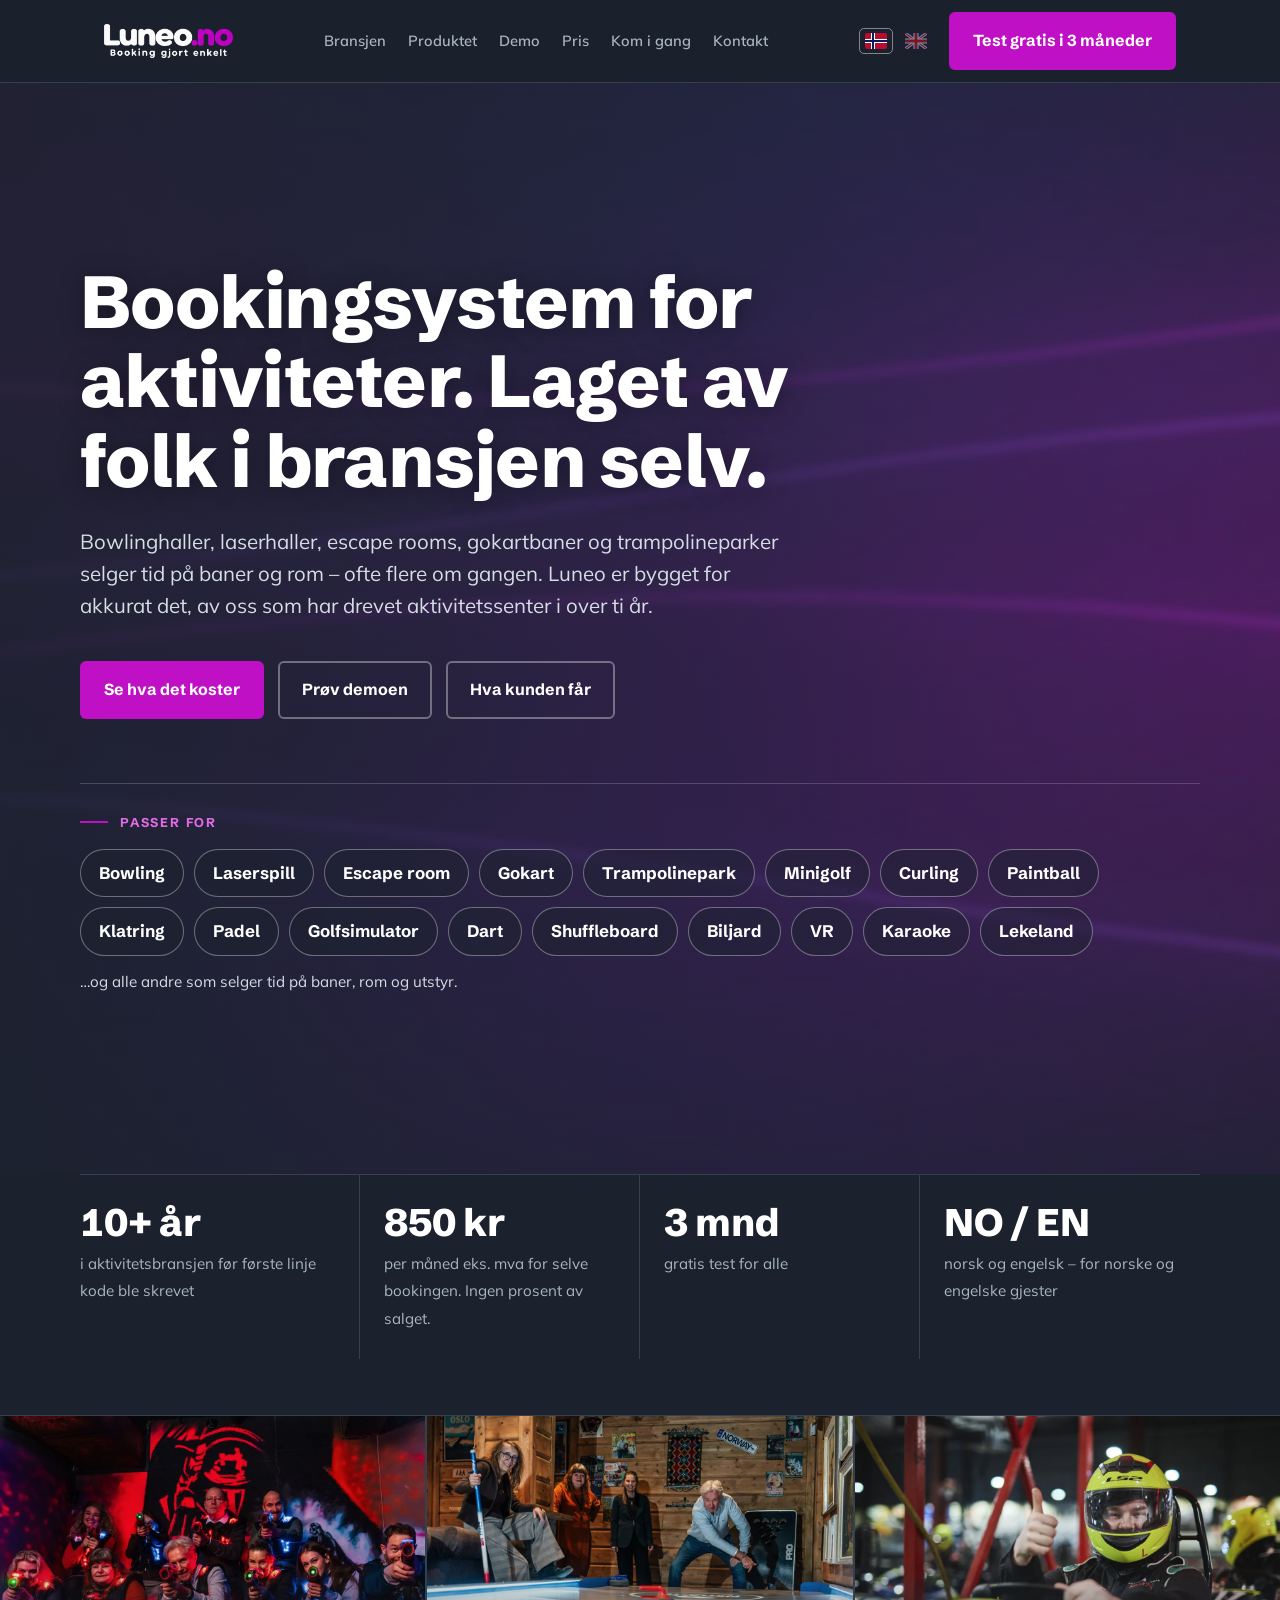
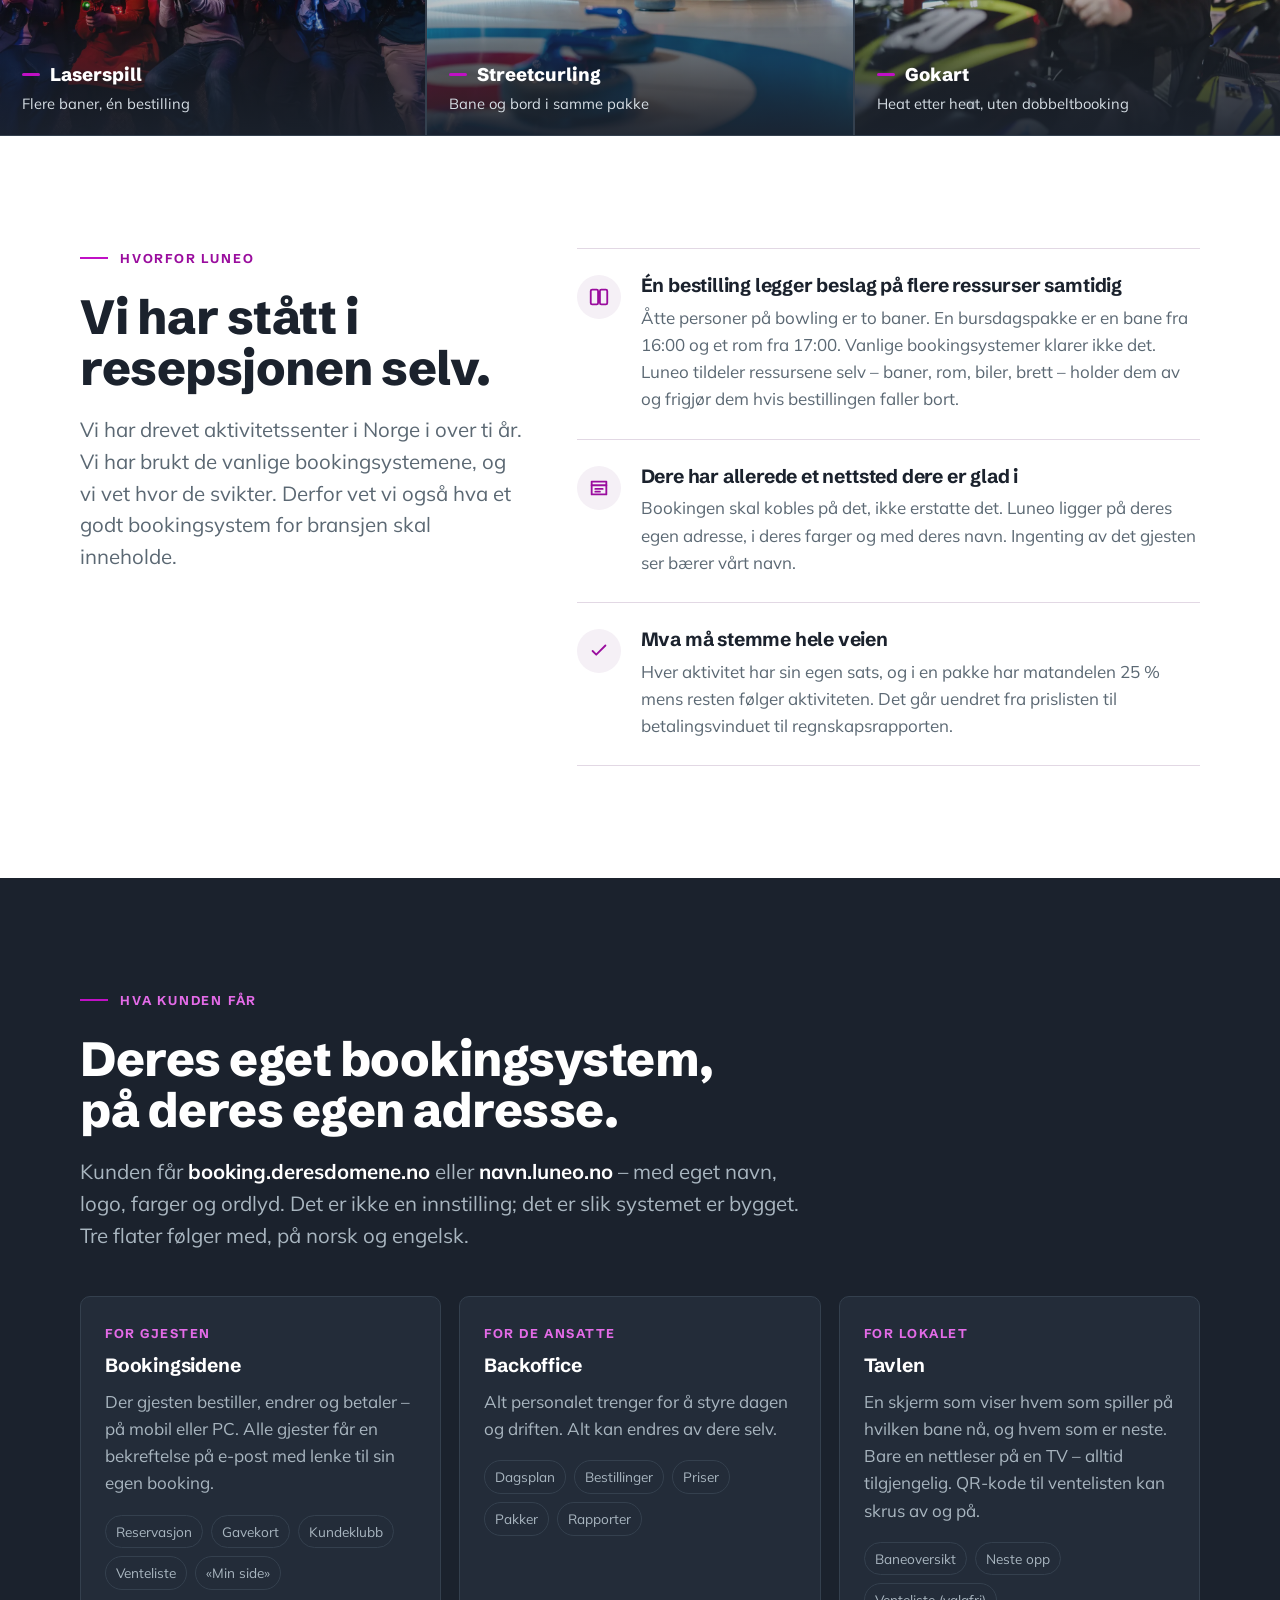
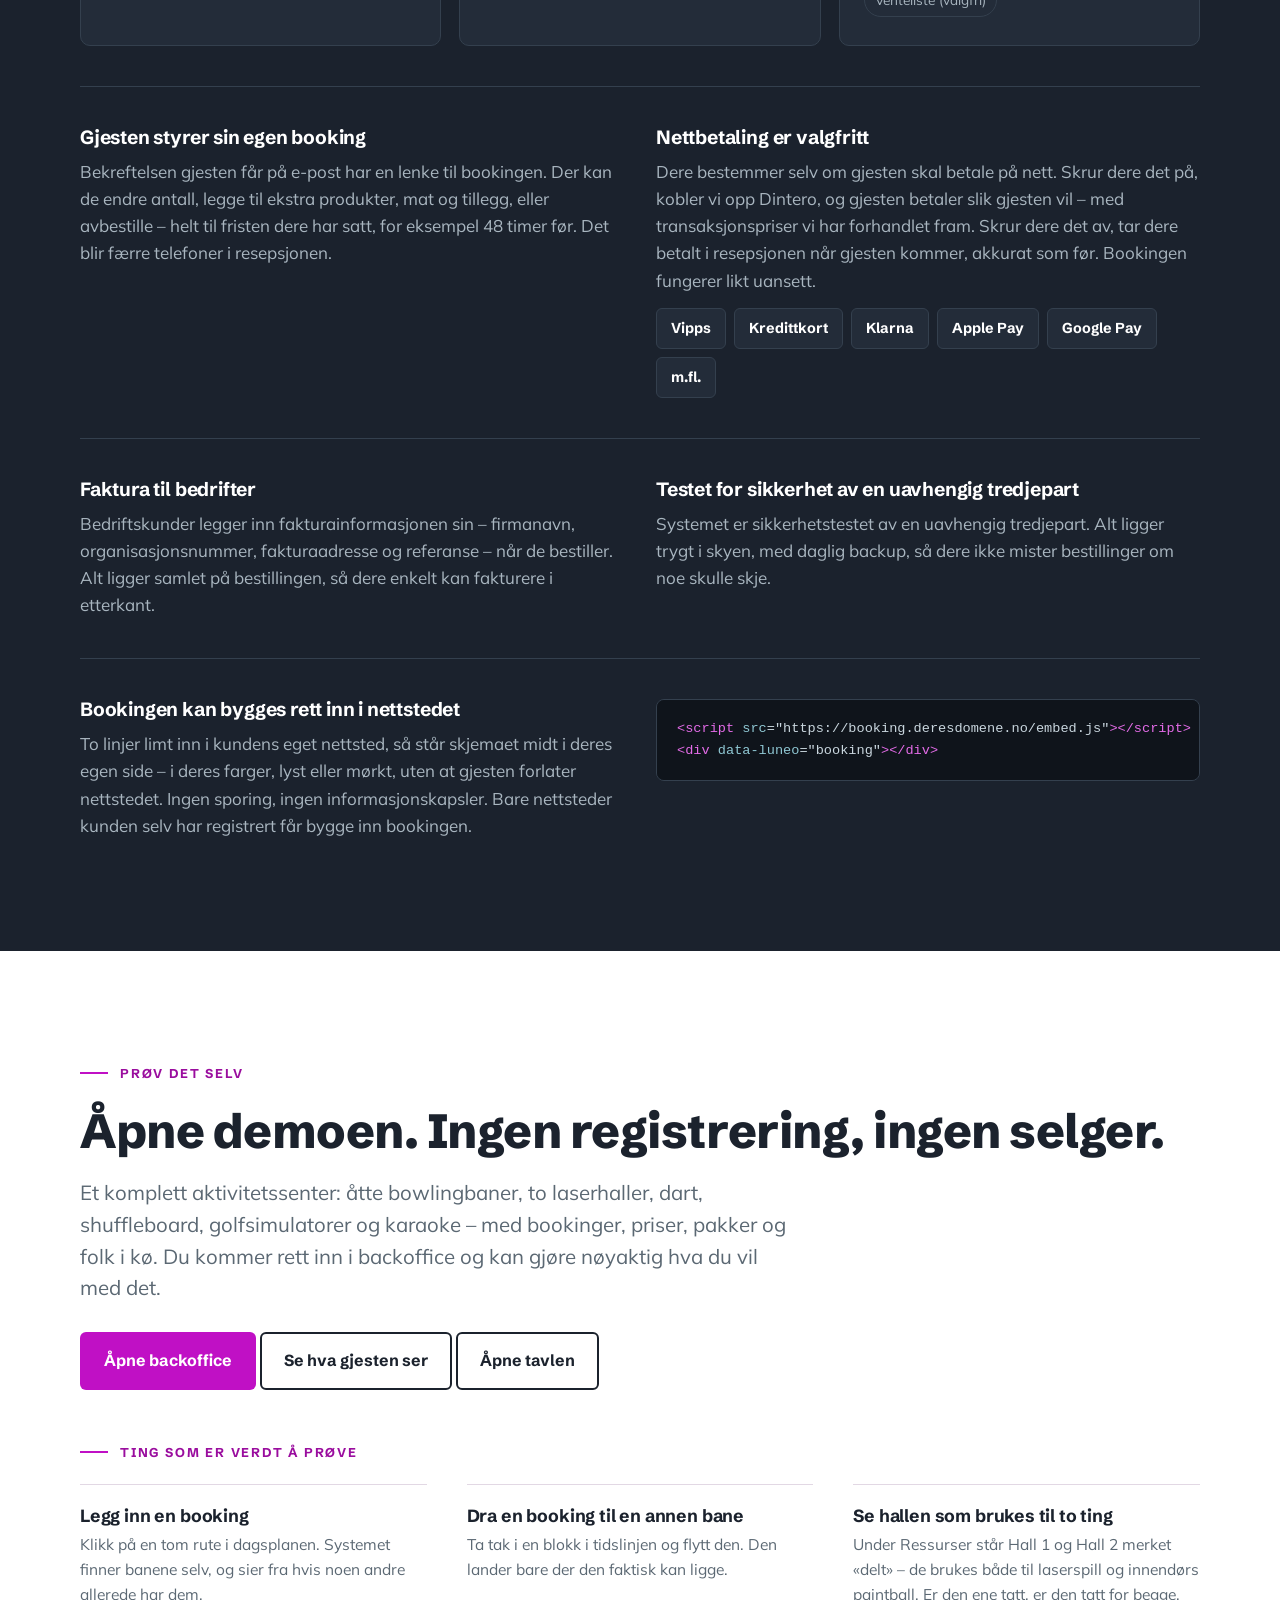
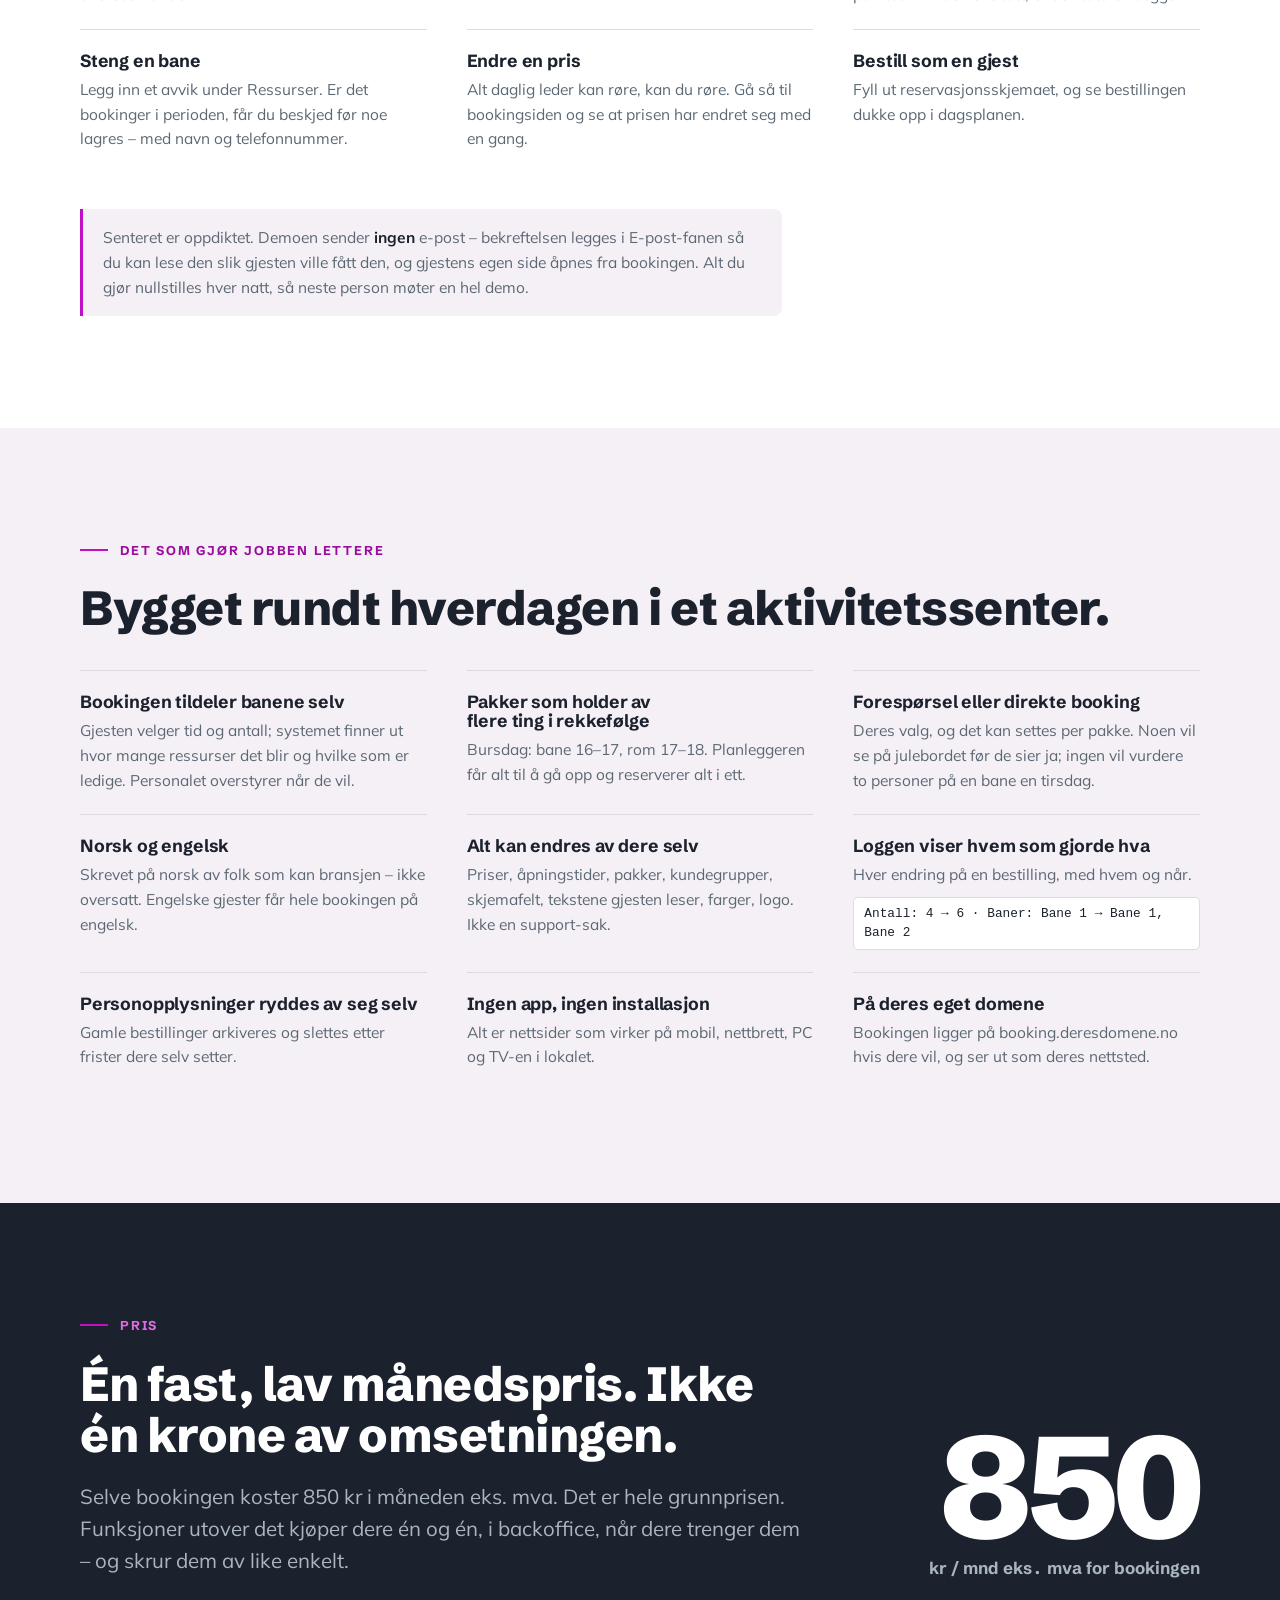
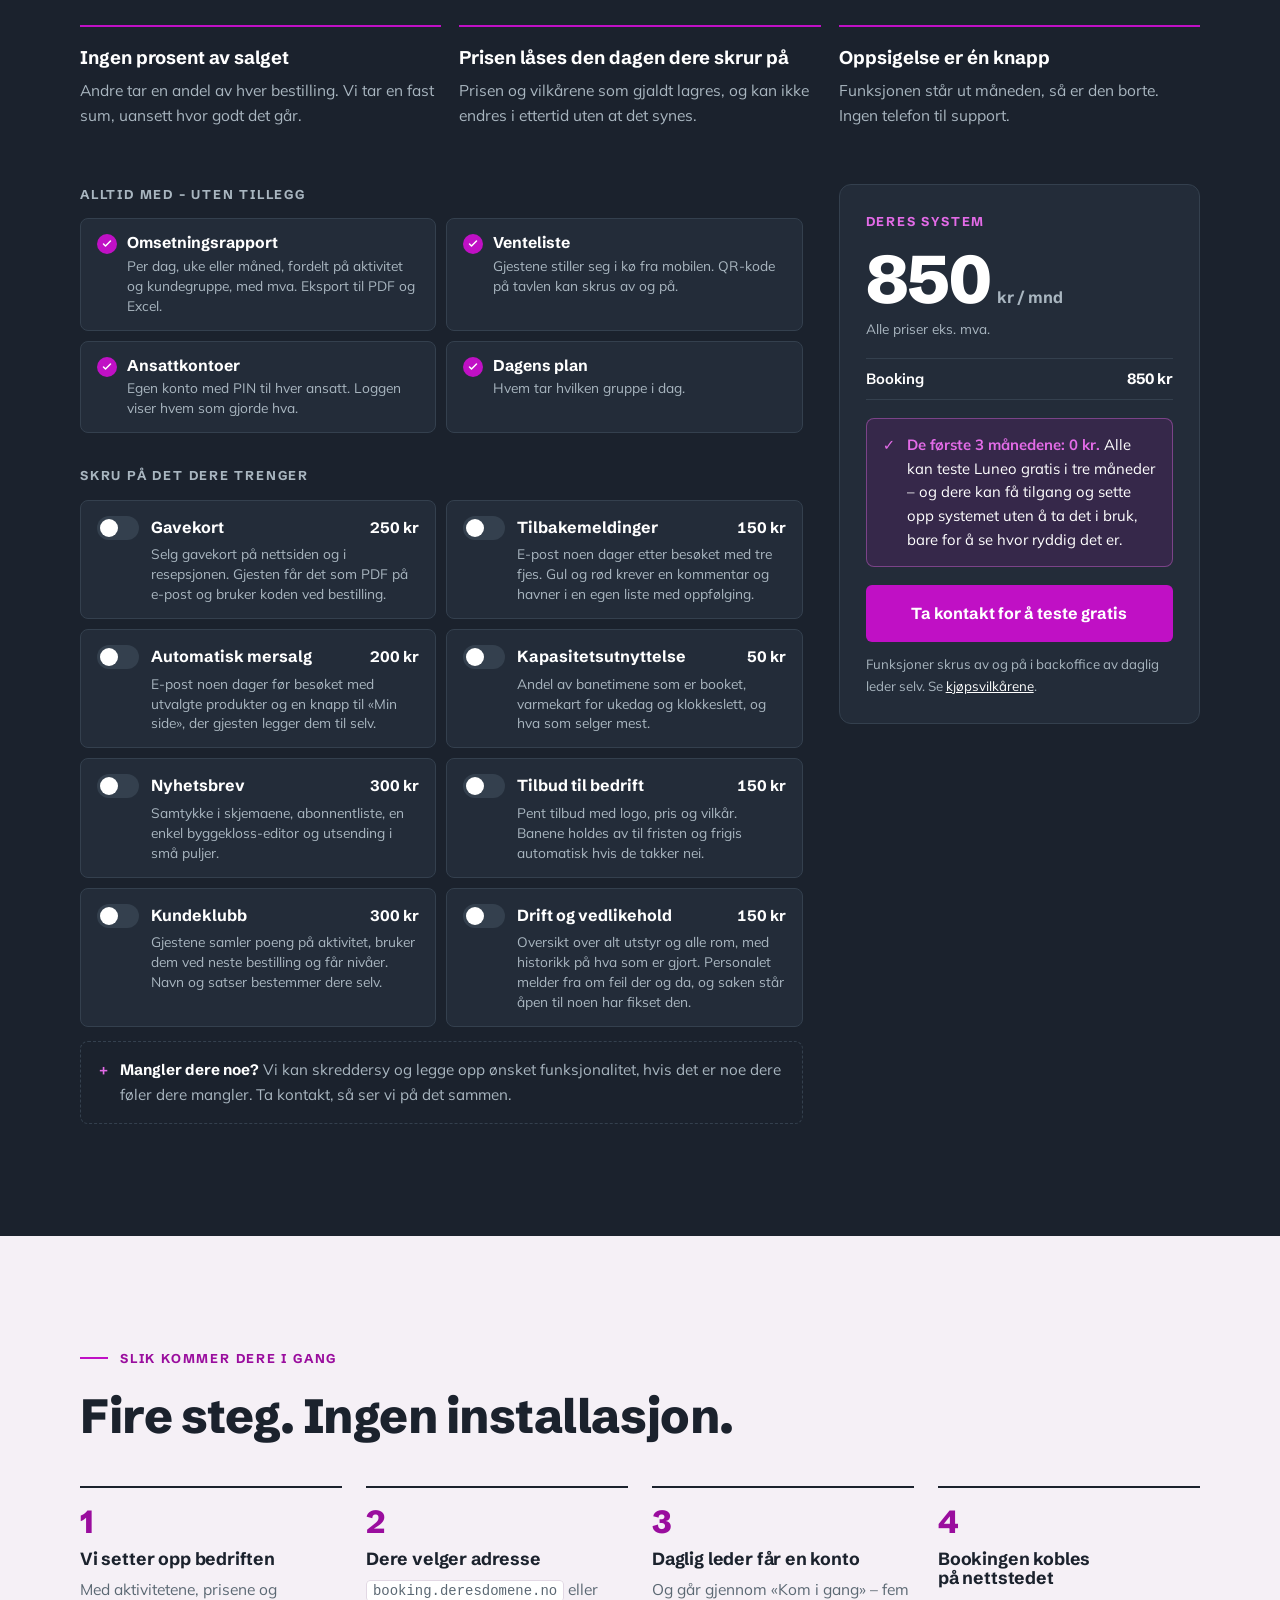
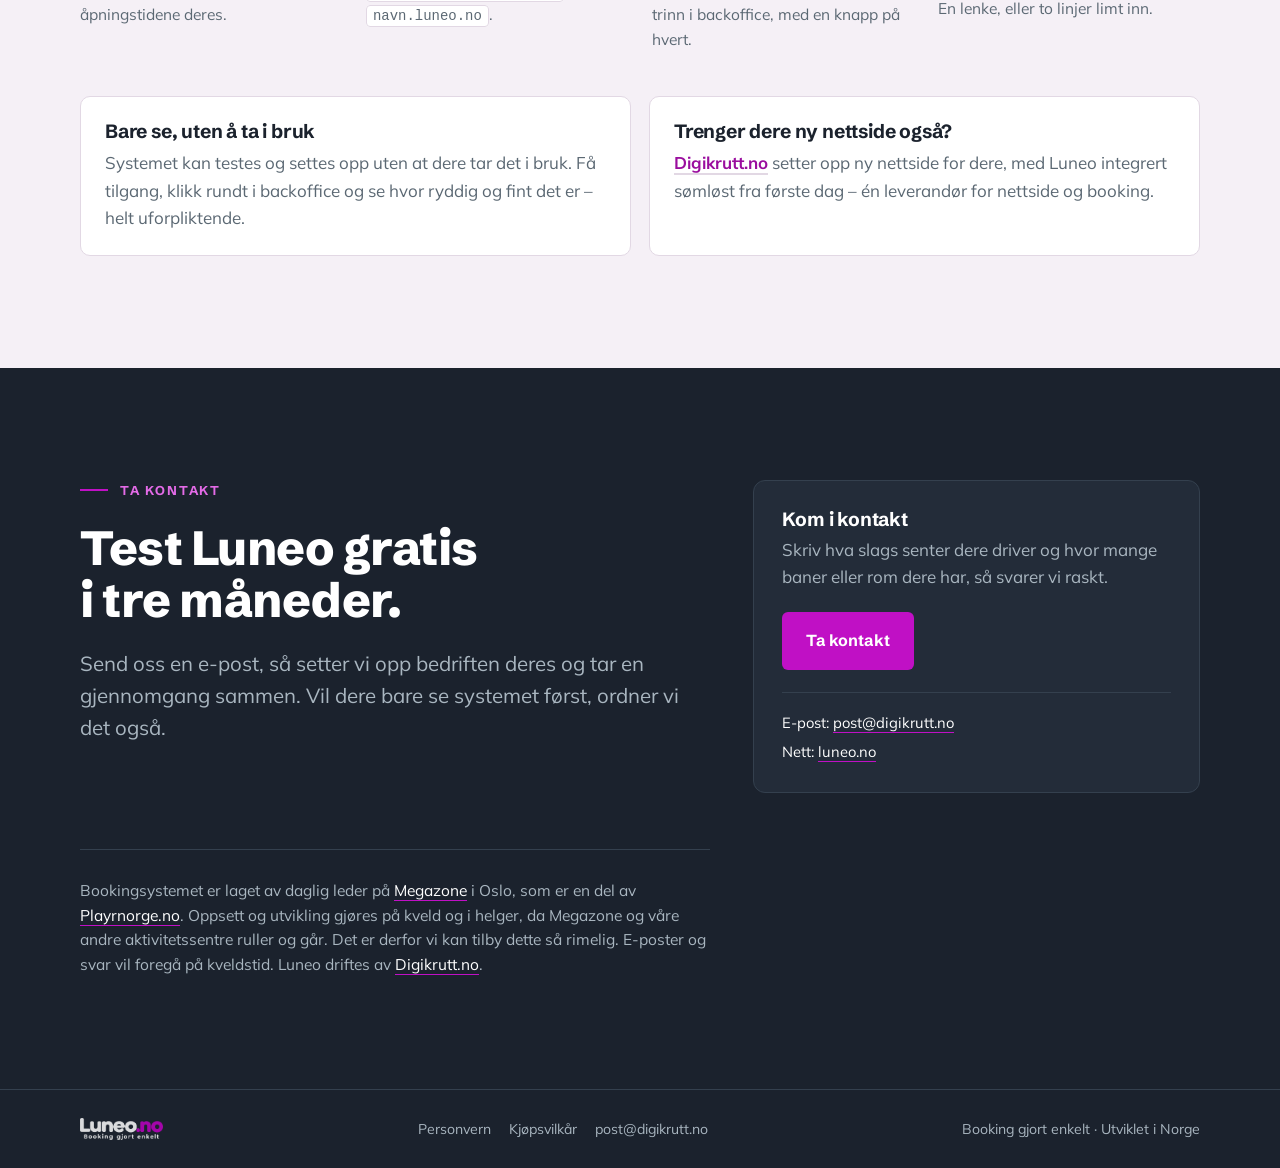
<file: index.html>
<!doctype html>
<html lang="nb">
<head>
<meta charset="utf-8">
<meta name="viewport" content="width=device-width, initial-scale=1">
<title>Luneo – Booking gjort enkelt</title>
<meta name="description" content="Luneo er bookingsystemet for norske aktivitetssentre – bowling, laserspill, escape room, gokart og trampolinepark. Fast lav månedspris, ingen prosent av salget. Test gratis i 3 måneder.">
<link rel="canonical" href="https://luneo.no/">
<link rel="alternate" hreflang="nb" href="https://luneo.no/">
<link rel="alternate" hreflang="en" href="https://luneo.no/en/">
<link rel="alternate" hreflang="x-default" href="https://luneo.no/">
<meta property="og:title" content="Luneo – Booking gjort enkelt">
<meta property="og:description" content="Luneo er bookingsystemet for norske aktivitetssentre – bowling, laserspill, escape room, gokart og trampolinepark. Fast lav månedspris, ingen prosent av salget. Test gratis i 3 måneder.">
<meta property="og:type" content="website">
<meta property="og:url" content="https://luneo.no/">
<meta property="og:locale" content="nb_NO">
<meta name="theme-color" content="#1B222D">
<link rel="icon" type="image/svg+xml" href="favicon.svg">
<link rel="preconnect" href="https://fonts.googleapis.com">
<link rel="stylesheet" href="https://fonts.googleapis.com/css2?family=Schibsted+Grotesk:wght@500;700;800&family=Mulish:wght@400;600;700&display=swap">
<style>
  :root{
    --ink:#1B222D;        /* mørk grunn og sort skrift */
    --ink-2:#232C39;      /* løftet flate på mørk grunn */
    --ink-line:#34404E;   /* strek på mørk grunn */
    --white:#FFFFFF;
    --foam:#F5F0F6;       /* lys flate med et lite skjær av aksenten */
    --foam-line:#E2D8E4;
    --accent:#C010C5;     /* aksent – knapper, fyll, streker */
    --accent-dark:#9A0D9E;/* aksent-tekst på hvit grunn */
    --accent-tint:#E36BE7;/* aksent-tekst på mørk grunn */
    --muted-dark:#A9B6C0; /* dempet tekst på mørk grunn */
    --muted-light:#5B6873;/* dempet tekst på hvit grunn */
    --display:"Schibsted Grotesk",ui-sans-serif,system-ui,"Helvetica Neue",Arial,sans-serif;
    --body:"Mulish",ui-sans-serif,system-ui,"Helvetica Neue",Arial,sans-serif;
    --max:1120px;
    color-scheme: light;
  }
  *{box-sizing:border-box}
  html{scroll-behavior:smooth}
  @media (prefers-reduced-motion:reduce){html{scroll-behavior:auto}}
  body{
    margin:0;background:var(--ink);color:var(--white);
    font-family:var(--body);font-size:17px;line-height:1.6;
    -webkit-font-smoothing:antialiased;
  }
  h1,h2,h3{font-family:var(--display);line-height:1.08;margin:0;text-wrap:balance;letter-spacing:-.01em}
  h1{font-size:clamp(2.4rem,6vw,4.6rem);font-weight:800}
  h2{font-size:clamp(1.9rem,4vw,3rem);font-weight:800}
  h3{font-size:1.2rem;font-weight:700}
  p{margin:0}
  a{color:inherit}
  img{max-width:100%;display:block}
  ul{margin:0;padding:0;list-style:none}
  [hidden]{display:none!important}

  /* ---------- toppstripe ---------- */
  .top{
    position:sticky;top:0;z-index:20;
    background:rgba(27,34,45,.92);backdrop-filter:blur(10px);
    border-bottom:1px solid var(--ink-line);
  }
  .top .in{
    max-width:var(--max);margin:0 auto;padding:12px 24px;
    display:flex;align-items:center;justify-content:space-between;gap:16px;
  }
  .top img{height:34px;width:auto}
  .top nav{display:flex;gap:22px;font-size:.92rem;font-weight:600}
  .top nav a{text-decoration:none;color:var(--muted-dark)}
  .top nav a:hover,.top nav a:focus-visible{color:var(--white)}
  .top .right{display:flex;align-items:center;gap:16px}
  .top .lang{display:flex;gap:6px;align-items:center}
  .top .lang a{
    display:inline-flex;align-items:center;justify-content:center;width:34px;height:26px;border-radius:5px;
    opacity:.5;border:1px solid transparent;transition:opacity .15s ease,border-color .15s ease;
  }
  .top .lang a svg{width:22px;height:16px;display:block}
  .top .lang a:hover,.top .lang a:focus-visible{opacity:1}
  .top .lang a.active{opacity:1;border-color:rgba(255,255,255,.45)}
  @media (max-width:760px){.top nav:not(.lang){display:none}}
  @media (max-width:520px){.top .btn{padding:10px 12px;font-size:.85rem}}

  /* ---------- lysbilder ---------- */
  .slide{padding-block:clamp(64px,9vw,112px);padding-inline:24px}
  .slide.dark{background:var(--ink);color:var(--white)}
  .slide.light{background:var(--white);color:var(--ink)}
  .slide.foam{background:var(--foam);color:var(--ink)}
  .in{max-width:var(--max);margin:0 auto}
  .eyebrow{
    font-family:var(--display);font-weight:700;font-size:.8rem;
    letter-spacing:.14em;text-transform:uppercase;color:var(--accent-dark);
    display:flex;align-items:center;gap:12px;margin-bottom:22px;
  }
  .dark .eyebrow{color:var(--accent-tint)}
  .eyebrow::before{content:"";width:28px;height:2px;background:var(--accent)}
  .lead{font-size:clamp(1.1rem,1.6vw,1.3rem);max-width:60ch;line-height:1.55}
  .dark .lead{color:var(--muted-dark)}
  .light .lead,.foam .lead{color:var(--muted-light)}
  .dark .lead strong{color:var(--white);font-weight:700}
  .cols{display:grid;gap:clamp(28px,4vw,64px);grid-template-columns:minmax(0,5fr) minmax(0,7fr);align-items:start}
  @media (max-width:820px){.cols{grid-template-columns:1fr}}

  /* ---------- knapper ---------- */
  .btn{
    display:inline-flex;align-items:center;gap:10px;
    font-family:var(--display);font-weight:700;font-size:1rem;
    padding:14px 22px;border-radius:6px;text-decoration:none;
    border:2px solid transparent;transition:transform .15s ease,background .15s ease;
  }
  .btn:focus-visible{outline:3px solid var(--accent-tint);outline-offset:3px}
  .btn.primary{background:var(--accent);color:var(--white)}
  .btn.primary:hover{background:var(--accent-dark);transform:translateY(-1px)}
  .btn.ghost{border-color:rgba(255,255,255,.35);color:var(--white)}
  .btn.ghost:hover{border-color:var(--white)}
  .light .btn.ghost,.foam .btn.ghost{border-color:var(--ink);color:var(--ink)}

  /* ---------- hero med film ---------- */
  .hero{position:relative;overflow:hidden;padding-block:clamp(96px,14vw,180px);isolation:isolate}
  .hero .film{position:absolute;inset:0;z-index:-2;background:var(--ink)}
  .hero .film video{position:absolute;inset:0;width:100%;height:100%;object-fit:cover;pointer-events:none}
  .hero .shade{
    position:absolute;inset:0;z-index:-1;
    background:linear-gradient(90deg,rgba(27,34,45,.86) 0%,rgba(27,34,45,.66) 55%,rgba(27,34,45,.4) 100%);
  }
  .hero h1{max-width:21ch;text-shadow:0 2px 24px rgba(0,0,0,.35)}
  .hero .lead{margin-top:26px;color:#D6DEE5}
  .hero .cta{display:flex;flex-wrap:wrap;gap:14px;margin-top:40px}
  .fits{margin-top:64px;padding-top:28px;border-top:1px solid rgba(255,255,255,.18)}
  .fits .fits-label{
    display:flex;align-items:center;gap:12px;margin-bottom:16px;
    font-family:var(--display);font-weight:700;font-size:.8rem;letter-spacing:.14em;text-transform:uppercase;color:var(--accent-tint);
  }
  .fits .fits-label::before{content:"";width:28px;height:2px;background:var(--accent)}
  .fits ul{display:flex;flex-wrap:wrap;gap:10px}
  .fits li{
    font-family:var(--display);font-weight:700;font-size:1.05rem;color:var(--white);
    padding:10px 18px;border:1px solid rgba(255,255,255,.35);border-radius:999px;background:rgba(27,34,45,.45);
  }
  .fits .more{margin-top:14px;color:#D6DEE5;font-size:.95rem}

  /* ---------- bildebånd ---------- */
  .shots{
    display:grid;grid-template-columns:repeat(3,minmax(0,1fr));gap:2px;
    background:var(--ink-line);border-block:1px solid var(--ink-line);
  }
  .shot{position:relative;margin:0;overflow:hidden;aspect-ratio:4/3;background:var(--ink)}
  .shot img{width:100%;height:100%;object-fit:cover;display:block;transition:transform .7s cubic-bezier(.2,.7,.3,1),filter .4s ease;filter:saturate(.9)}
  .shot::after{
    content:"";position:absolute;inset:0;pointer-events:none;
    background:linear-gradient(180deg,rgba(27,34,45,0) 45%,rgba(27,34,45,.55) 72%,rgba(27,34,45,.92) 100%);
  }
  .shot figcaption{
    position:absolute;left:0;right:0;bottom:0;z-index:1;padding:20px 22px;
    display:flex;flex-direction:column;gap:2px;
  }
  .shot figcaption b{
    font-family:var(--display);font-weight:800;font-size:1.15rem;color:var(--white);
    display:flex;align-items:center;gap:10px;
  }
  .shot figcaption b::before{content:"";width:18px;height:3px;border-radius:2px;background:var(--accent);transition:width .4s ease}
  .shot figcaption span{color:#D6DEE5;font-size:.92rem}
  .shot:hover img,.shot:focus-within img{transform:scale(1.05);filter:none}
  .shot:hover figcaption b::before{width:42px}
  @media (prefers-reduced-motion:reduce){.shot img{transition:none}.shot:hover img{transform:none}}
  @media (max-width:760px){
    .shots{grid-template-columns:1fr}
    .shot{aspect-ratio:16/10}
  }

  /* ---------- fakta-stripe ---------- */
  .facts{display:grid;grid-template-columns:repeat(4,1fr);border-top:1px solid var(--ink-line)}
  .facts > div{padding:28px 24px 28px 0;border-right:1px solid var(--ink-line)}
  .facts > div:last-child{border-right:0}
  .facts > div + div{padding-left:24px}
  .facts b{display:block;font-family:var(--display);font-size:clamp(1.7rem,3vw,2.4rem);font-weight:800;line-height:1;margin-bottom:8px;font-variant-numeric:tabular-nums}
  .facts span{color:var(--muted-dark);font-size:.95rem}
  @media (max-width:900px){.facts{grid-template-columns:repeat(2,1fr)}.facts > div:nth-child(2){border-right:0}.facts > div:nth-child(3){padding-left:0}.facts > div:nth-child(-n+2){border-bottom:1px solid var(--ink-line)}}
  @media (max-width:520px){
    .facts{grid-template-columns:1fr}
    .facts > div{border-right:0;border-bottom:1px solid var(--ink-line);padding:20px 0}
    .facts > div + div{padding-left:0}
    .facts > div:last-child{border-bottom:0}
  }

  /* ---------- problemer ---------- */
  .problems{display:grid;gap:0}
  .problem{
    display:grid;grid-template-columns:auto 1fr;gap:20px;
    padding:26px 0;border-top:1px solid var(--foam-line);
  }
  .problem:last-child{border-bottom:1px solid var(--foam-line)}
  .problem .mark{
    width:44px;height:44px;border-radius:50%;background:var(--foam);
    display:grid;place-items:center;color:var(--accent-dark);flex:none;
  }
  .problem .mark svg{width:22px;height:22px}
  .problem h3{margin-bottom:8px}
  .problem p{color:var(--muted-light)}

  /* ---------- tre flater ---------- */
  .surfaces{display:grid;grid-template-columns:repeat(3,1fr);gap:18px;margin-top:44px}
  .surface{
    background:var(--ink-2);border:1px solid var(--ink-line);border-radius:10px;
    padding:26px 24px 28px;display:flex;flex-direction:column;gap:12px;
  }
  .surface .who{font-size:.8rem;letter-spacing:.12em;text-transform:uppercase;color:var(--accent-tint);font-weight:700;font-family:var(--display)}
  .surface p{color:var(--muted-dark)}
  .surface ul{display:flex;flex-wrap:wrap;gap:8px;margin-top:6px}
  .surface li{font-size:.85rem;padding:5px 10px;border-radius:999px;border:1px solid var(--ink-line);color:var(--muted-dark)}
  @media (max-width:820px){.surfaces{grid-template-columns:1fr}}
  .duo{
    margin-top:40px;display:grid;grid-template-columns:minmax(0,1fr) minmax(0,1fr);gap:32px;align-items:start;
    border-top:1px solid var(--ink-line);padding-top:40px;
  }
  .duo h3{margin-bottom:10px}
  .duo p{color:var(--muted-dark)}
  .duo pre{
    margin:0;background:#0F141B;border:1px solid var(--ink-line);border-radius:8px;
    padding:18px 20px;font:.85rem/1.6 ui-monospace,SFMono-Regular,Menlo,Consolas,monospace;
    color:#C9D6DE;overflow-x:auto;
  }
  .duo pre .t{color:var(--accent-tint)}
  .duo pre .a{color:#8FC7D3}
  @media (max-width:820px){.duo{grid-template-columns:1fr}}
  .pay{display:flex;flex-wrap:wrap;gap:8px;margin-top:14px}
  .pay li{font-family:var(--display);font-weight:700;font-size:.9rem;padding:8px 14px;border-radius:6px;background:var(--ink-2);border:1px solid var(--ink-line)}

  /* ---------- argumenter ---------- */
  .args{display:grid;grid-template-columns:repeat(3,1fr);gap:0 40px;margin-top:36px}
  .arg{padding:22px 0;border-top:1px solid var(--foam-line)}
  .arg h3{margin-bottom:6px;font-size:1.1rem}
  .arg p{color:var(--muted-light);font-size:.97rem}
  .arg .log{
    margin-top:10px;display:inline-block;font:.8rem/1.5 ui-monospace,SFMono-Regular,Menlo,Consolas,monospace;
    background:var(--white);color:var(--ink);padding:6px 10px;border-radius:5px;border:1px solid var(--foam-line);
  }
  @media (max-width:900px){.args{grid-template-columns:repeat(2,1fr)}}
  @media (max-width:600px){.args{grid-template-columns:1fr}}

  /* ---------- demo ----------
     Den lille setningen under «ting verdt å prøve». Den sier at demoen ikke
     sender e-post, og det er det viktigste avsnittet på hele siden for den som
     lurer på om det er trygt å klikke. Derfor en tydelig ramme rundt, ikke bare
     mindre skrift. */
  .demo-note{
    margin-top:36px;max-width:78ch;padding:16px 20px;
    border-left:3px solid var(--accent);background:var(--foam);
    border-radius:0 8px 8px 0;color:var(--muted-light);font-size:.97rem;line-height:1.6;
  }
  .demo-note b{color:var(--ink)}

  /* ---------- pris ---------- */
  .price-head{display:grid;grid-template-columns:minmax(0,1fr) auto;gap:32px;align-items:end}
  .bigprice{font-family:var(--display);font-weight:800;line-height:.9;font-variant-numeric:tabular-nums;text-align:right}
  .bigprice .n{font-size:clamp(4.5rem,12vw,9rem);letter-spacing:-.03em}
  .bigprice .u{display:block;font-size:1.05rem;color:var(--muted-dark);font-weight:700;margin-top:10px;letter-spacing:0}
  @media (max-width:820px){.price-head{grid-template-columns:1fr}.bigprice{text-align:left}}
  .promises{display:grid;grid-template-columns:repeat(3,1fr);gap:18px;margin-top:48px}
  .promise{border-top:2px solid var(--accent);padding-top:16px}
  .promise b{display:block;font-family:var(--display);font-size:1.15rem;margin-bottom:6px}
  .promise p{color:var(--muted-dark);font-size:.97rem}
  @media (max-width:820px){.promises{grid-template-columns:1fr}}

  /* ---------- kalkulator ---------- */
  .builder{display:grid;grid-template-columns:minmax(0,8fr) minmax(0,4fr);gap:36px;margin-top:56px;align-items:start}
  @media (max-width:960px){.builder{grid-template-columns:1fr}}
  .group-title{
    font-family:var(--display);font-weight:700;font-size:.8rem;letter-spacing:.14em;text-transform:uppercase;
    color:var(--muted-dark);margin:0 0 14px;
  }
  .included{display:grid;grid-template-columns:repeat(2,minmax(0,1fr));gap:10px}
  .included li{
    display:flex;gap:10px;align-items:flex-start;min-width:0;
    background:var(--ink-2);border:1px solid var(--ink-line);border-radius:8px;padding:14px 16px;
  }
  .included li > div{min-width:0}
  .included .name{font-family:var(--display);font-weight:700;font-size:.98rem;line-height:1.25}
  .included .desc{color:var(--muted-dark);font-size:.86rem;margin-top:3px;line-height:1.45;overflow-wrap:anywhere}
  .tick{width:20px;height:20px;border-radius:50%;background:var(--accent);color:var(--white);display:grid;place-items:center;flex:none;margin-top:1px}
  .tick svg{width:12px;height:12px}
  @media (max-width:480px){.included{grid-template-columns:1fr}}

  .addons{margin-top:32px}
  .addons ul{display:grid;grid-template-columns:repeat(2,minmax(0,1fr));gap:10px}
  @media (max-width:640px){.addons ul{grid-template-columns:1fr}}
  .feat{
    display:grid;grid-template-columns:auto 1fr;gap:12px 12px;align-items:start;
    background:var(--ink-2);border:1px solid var(--ink-line);border-radius:8px;padding:14px 16px;
    transition:border-color .15s ease;
  }
  .feat.on{border-color:var(--accent)}
  .feat{cursor:pointer}
  .feat:hover{border-color:rgba(227,107,231,.55)}
  .feat .head{display:flex;justify-content:space-between;gap:10px;align-items:baseline}
  .feat .name{font-family:var(--display);font-weight:700;font-size:1rem;cursor:pointer}
  .feat .desc{color:var(--muted-dark);font-size:.86rem;margin-top:4px;line-height:1.45}
  .feat .price{font-family:var(--display);font-weight:700;font-variant-numeric:tabular-nums;white-space:nowrap;font-size:.95rem}
  .feat.on .price{color:var(--accent-tint)}
  .toggle{position:relative;width:42px;height:24px;margin-top:1px;flex:none}
  .toggle input{position:absolute;inset:0;opacity:0;margin:0;cursor:pointer;width:100%;height:100%}
  .toggle .track{position:absolute;inset:0;border-radius:999px;background:var(--ink-line);transition:background .15s ease}
  .toggle .track::after{content:"";position:absolute;top:3px;left:3px;width:18px;height:18px;border-radius:50%;background:var(--white);transition:transform .15s ease}
  .toggle input:checked + .track{background:var(--accent)}
  .toggle input:checked + .track::after{transform:translateX(18px)}
  .toggle input:focus-visible + .track{outline:3px solid var(--accent-tint);outline-offset:2px}
  .custom{
    margin-top:14px;padding:16px 18px;border:1px dashed var(--ink-line);border-radius:8px;
    color:var(--muted-dark);font-size:.95rem;display:flex;gap:12px;align-items:flex-start;
  }
  .custom b{color:var(--white);font-family:var(--display)}

  .summary{
    position:sticky;top:80px;
    background:var(--ink-2);border:1px solid var(--ink-line);border-radius:12px;padding:26px;
  }
  .summary .group-title{color:var(--accent-tint)}
  .summary .total{font-family:var(--display);font-weight:800;font-variant-numeric:tabular-nums;line-height:1;letter-spacing:-.02em;font-size:clamp(3rem,6vw,4.2rem)}
  .summary .total small{font-size:1rem;font-weight:700;color:var(--muted-dark);letter-spacing:0;margin-left:6px}
  .summary .vat{margin-top:6px;font-size:.85rem;color:var(--muted-dark)}
  .summary .lines{margin-top:18px;border-top:1px solid var(--ink-line)}
  .summary .lines li{display:flex;justify-content:space-between;gap:12px;padding:8px 0;border-bottom:1px solid var(--ink-line);font-size:.93rem;font-variant-numeric:tabular-nums}
  .summary .lines li span:last-child{font-weight:700;font-family:var(--display)}
  .summary .lines li.base span:first-child{font-weight:700}
  .summary .trial{
    margin-top:18px;display:flex;gap:12px;align-items:flex-start;
    background:rgba(192,16,197,.12);border:1px solid rgba(227,107,231,.4);border-radius:8px;padding:14px 16px;font-size:.93rem;
  }
  .summary .trial b{color:var(--accent-tint)}
  .summary .btn{margin-top:18px;width:100%;justify-content:center}
  .summary .note{margin-top:12px;font-size:.83rem;color:var(--muted-dark)}

  /* ---------- kom i gang ---------- */
  .steps{display:grid;grid-template-columns:repeat(4,1fr);gap:24px;margin-top:44px;counter-reset:step}
  .step{border-top:2px solid var(--ink);padding-top:18px;counter-increment:step}
  .step::before{content:counter(step);display:block;font-family:var(--display);font-weight:800;font-size:2rem;color:var(--accent-dark);line-height:1;margin-bottom:12px}
  .step h3{margin-bottom:8px;font-size:1.1rem}
  .step p{color:var(--muted-light);font-size:.97rem}
  .step code{font:.9em ui-monospace,SFMono-Regular,Menlo,Consolas,monospace;background:var(--white);padding:2px 6px;border-radius:4px;border:1px solid var(--foam-line)}
  @media (max-width:900px){.steps{grid-template-columns:repeat(2,1fr)}}
  @media (max-width:520px){.steps{grid-template-columns:1fr}}
  .extras{display:grid;grid-template-columns:repeat(2,1fr);gap:18px;margin-top:44px}
  .extra{background:var(--white);border:1px solid var(--foam-line);border-radius:10px;padding:24px}
  .extra h3{margin-bottom:8px}
  .extra p{color:var(--muted-light)}
  .extra a{color:var(--accent-dark);font-weight:700;text-decoration:none;border-bottom:2px solid var(--foam-line)}
  @media (max-width:760px){.extras{grid-template-columns:1fr}}

  /* ---------- kontakt / om ---------- */
  .about{display:grid;grid-template-columns:minmax(0,7fr) minmax(0,5fr);gap:48px;align-items:start}
  @media (max-width:820px){.about{grid-template-columns:1fr}}
  .about .lead{margin-top:22px}
  .contact{background:var(--ink-2);border:1px solid var(--ink-line);border-radius:12px;padding:28px}
  .contact h3{margin-bottom:6px}
  .contact p{color:var(--muted-dark)}
  .contact .btn{margin-top:22px}
  .contact .meta{margin-top:22px;padding-top:18px;border-top:1px solid var(--ink-line);font-size:.92rem;display:grid;gap:6px}
  .contact .meta a{color:var(--white);text-decoration:none;border-bottom:1px solid var(--accent)}
  .bak{margin-top:56px;padding-top:28px;border-top:1px solid var(--ink-line);color:var(--muted-dark);max-width:70ch;font-size:.97rem}
  .bak a{color:var(--white);text-decoration:none;border-bottom:1px solid var(--accent)}

  footer{background:var(--ink);color:var(--muted-dark);border-top:1px solid var(--ink-line);padding:28px 24px;font-size:.88rem}
  footer .in{display:flex;flex-wrap:wrap;justify-content:space-between;gap:12px 24px;align-items:center}
  footer img{height:22px;width:auto;opacity:.85}
  footer nav{display:flex;gap:18px;flex-wrap:wrap}
  footer nav a{text-decoration:none;color:var(--muted-dark)}
  footer nav a:hover,footer nav a:focus-visible{color:var(--white)}

  /* ---------- juridiske sider ---------- */
  .legal{background:var(--white);color:var(--ink);padding-block:64px 96px;padding-inline:24px}
  .legal .in{max-width:760px}
  .legal .back{display:inline-flex;gap:8px;align-items:center;text-decoration:none;color:var(--accent-dark);font-weight:700;font-size:.95rem;margin-bottom:28px}
  .legal h1{font-size:clamp(2rem,4vw,2.8rem)}
  .legal .meta{color:var(--muted-light);margin-top:10px;font-size:.95rem}
  .legal h2{font-size:1.35rem;margin-top:40px;margin-bottom:10px}
  .legal p{margin-top:10px;max-width:68ch}
  .legal ul{margin-top:10px;padding-left:20px;list-style:disc;max-width:68ch}
  .legal li{margin-top:4px}
  .legal a{color:var(--accent-dark)}
</style>
</head>
<body>
<header class="top">
  <div class="in">
    <a href="#topp" aria-label="Luneo – til toppen"><img src="img/luneo-logo-hvit.webp" alt="Luneo.no – Booking gjort enkelt"></a>
    <nav aria-label="Seksjoner">
      <a href="#bransjen">Bransjen</a>
      <a href="#produktet">Produktet</a>
      <a href="#demo">Demo</a>
      <a href="#pris">Pris</a>
      <a href="#igang">Kom i gang</a>
      <a href="#kontakt">Kontakt</a>
    </nav>
    <div class="right">
      <nav class="lang" aria-label="Språk">
        <a class="active" href="index.html" lang="nb" aria-label="Norsk" title="Norsk" aria-current="true"><svg viewBox="0 0 22 16" aria-hidden="true"><rect width="22" height="16" rx="2" fill="#BA0C2F"/><rect x="6" width="4" height="16" fill="#fff"/><rect y="6" width="22" height="4" fill="#fff"/><rect x="7" width="2" height="16" fill="#00205B"/><rect y="7" width="22" height="2" fill="#00205B"/></svg></a>
        <a href="en/" lang="en" aria-label="English" title="English"><svg viewBox="0 0 22 16" aria-hidden="true"><rect width="22" height="16" rx="2" fill="#012169"/><path d="M0 0L22 16M22 0L0 16" stroke="#fff" stroke-width="3"/><path d="M0 0L22 16M22 0L0 16" stroke="#C8102E" stroke-width="1.2"/><rect x="8.5" width="5" height="16" fill="#fff"/><rect y="5.5" width="22" height="5" fill="#fff"/><rect x="9.5" width="3" height="16" fill="#C8102E"/><rect y="6.5" width="22" height="3" fill="#C8102E"/></svg></a>
      </nav>
      <a class="btn primary" href="mailto:post@digikrutt.no?subject=Luneo%20%E2%80%93%20test%20i%203%20m%C3%A5neder">Test gratis i 3 måneder</a>
    </div>
  </div>
</header>

<main id="topp" data-title="Luneo – Booking gjort enkelt">

<!-- ================= HERO ================= -->
<section class="slide dark hero" id="hero">
  <div class="film" aria-hidden="true">
    <video autoplay muted loop playsinline preload="auto" poster="img/bakgrunn.jpg"><source src="img/bakgrunn.mp4" type="video/mp4"></video>
  </div>
  <div class="shade" aria-hidden="true"></div>
  <div class="in">
    <h1>Bookingsystem for aktiviteter. Laget av folk i bransjen selv.</h1>
    <p class="lead">Bowlinghaller, laserhaller, escape rooms, gokartbaner og trampolineparker selger tid på baner og rom – ofte flere om gangen. Luneo er bygget for akkurat det, av oss som har drevet aktivitetssenter i over ti år.</p>
    <div class="cta">
      <a class="btn primary" href="#pris">Se hva det koster</a>
      <a class="btn ghost" href="https://demo.luneo.no/backoffice/" target="_blank" rel="noopener">Prøv demoen</a>
      <a class="btn ghost" href="#produktet">Hva kunden får</a>
    </div>
    <div class="fits">
      <p class="fits-label">Passer for</p>
      <ul aria-label="Bransjer Luneo passer for">
        <li>Bowling</li><li>Laserspill</li><li>Escape room</li><li>Gokart</li><li>Trampolinepark</li><li>Minigolf</li><li>Curling</li><li>Paintball</li><li>Klatring</li><li>Padel</li><li>Golfsimulator</li><li>Dart</li><li>Shuffleboard</li><li>Biljard</li><li>VR</li><li>Karaoke</li><li>Lekeland</li>
      </ul>
      <p class="more">…og alle andre som selger tid på baner, rom og utstyr.</p>
    </div>
  </div>
</section>

<!-- ================= FAKTA ================= -->
<section class="slide dark" style="padding-block:0 56px">
  <div class="in facts">
    <div><b>10+ år</b><span>i aktivitetsbransjen før første linje kode ble skrevet</span></div>
    <div><b>850 kr</b><span>per måned eks. mva for selve bookingen. Ingen prosent av salget.</span></div>
    <div><b>3 mnd</b><span>gratis test for alle</span></div>
    <div><b>NO / EN</b><span>norsk og engelsk – for norske og engelske gjester</span></div>
  </div>
</section>

<!-- ================= BILDEBÅND ================= -->
<section class="shots" aria-label="Fra aktivitetssentre">
  <figure class="shot">
    <img src="img/laser.webp" alt="Gjester i laserhall med lasergeværer og vester" loading="lazy" width="1200" height="900">
    <figcaption><b>Laserspill</b><span>Flere baner, én bestilling</span></figcaption>
  </figure>
  <figure class="shot">
    <img src="img/curling.webp" alt="Gjester som spiller streetcurling i bar" loading="lazy" width="1200" height="900">
    <figcaption><b>Streetcurling</b><span>Bane og bord i samme pakke</span></figcaption>
  </figure>
  <figure class="shot">
    <img src="img/gokart.webp" alt="Fører med hjelm i gokart gir tommel opp" loading="lazy" width="1200" height="900">
    <figcaption><b>Gokart</b><span>Heat etter heat, uten dobbeltbooking</span></figcaption>
  </figure>
</section>

<!-- ================= BRANSJEN ================= -->
<section class="slide light" id="bransjen">
  <div class="in cols">
    <div>
      <p class="eyebrow">Hvorfor Luneo</p>
      <h2>Vi har stått i resepsjonen selv.</h2>
      <p class="lead" style="margin-top:20px">Vi har drevet aktivitetssenter i Norge i over ti år. Vi har brukt de vanlige bookingsystemene, og vi vet hvor de svikter. Derfor vet vi også hva et godt bookingsystem for bransjen skal inneholde.</p>
    </div>
    <div class="problems">
      <div class="problem">
        <div class="mark" aria-hidden="true"><svg viewBox="0 0 24 24" fill="none" stroke="currentColor" stroke-width="2" stroke-linecap="round"><rect x="3" y="4" width="8" height="16" rx="1.5"/><rect x="13" y="4" width="8" height="16" rx="1.5"/></svg></div>
        <div>
          <h3>Én bestilling legger beslag på flere ressurser samtidig</h3>
          <p>Åtte personer på bowling er to baner. En bursdagspakke er en bane fra 16:00 og et rom fra 17:00. Vanlige bookingsystemer klarer ikke det. Luneo tildeler ressursene selv – baner, rom, biler, brett – holder dem av og frigjør dem hvis bestillingen faller bort.</p>
        </div>
      </div>
      <div class="problem">
        <div class="mark" aria-hidden="true"><svg viewBox="0 0 24 24" fill="none" stroke="currentColor" stroke-width="2" stroke-linecap="round" stroke-linejoin="round"><path d="M4 5h16v14H4z"/><path d="M4 9h16"/><path d="M8 13h8M8 16h5"/></svg></div>
        <div>
          <h3>Dere har allerede et nettsted dere er glad i</h3>
          <p>Bookingen skal kobles på det, ikke erstatte det. Luneo ligger på deres egen adresse, i deres farger og med deres navn. Ingenting av det gjesten ser bærer vårt navn.</p>
        </div>
      </div>
      <div class="problem">
        <div class="mark" aria-hidden="true"><svg viewBox="0 0 24 24" fill="none" stroke="currentColor" stroke-width="2" stroke-linecap="round" stroke-linejoin="round"><path d="M5 12l4 4L19 6"/></svg></div>
        <div>
          <h3>Mva må stemme hele veien</h3>
          <p>Hver aktivitet har sin egen sats, og i en pakke har matandelen 25 % mens resten følger aktiviteten. Det går uendret fra prislisten til betalingsvinduet til regnskapsrapporten.</p>
        </div>
      </div>
    </div>
  </div>
</section>

<!-- ================= PRODUKTET ================= -->
<section class="slide dark" id="produktet">
  <div class="in">
    <p class="eyebrow">Hva kunden får</p>
    <h2>Deres eget bookingsystem, på deres egen adresse.</h2>
    <p class="lead" style="margin-top:20px">Kunden får <strong>booking.deresdomene.no</strong> eller <strong>navn.luneo.no</strong> – med eget navn, logo, farger og ordlyd. Det er ikke en innstilling; det er slik systemet er bygget. Tre flater følger med, på norsk og engelsk.</p>

    <div class="surfaces">
      <div class="surface">
        <span class="who">For gjesten</span>
        <h3>Bookingsidene</h3>
        <p>Der gjesten bestiller, endrer og betaler – på mobil eller PC. Alle gjester får en bekreftelse på e-post med lenke til sin egen booking.</p>
        <ul><li>Reservasjon</li><li>Gavekort</li><li>Kundeklubb</li><li>Venteliste</li><li>«Min side»</li></ul>
      </div>
      <div class="surface">
        <span class="who">For de ansatte</span>
        <h3>Backoffice</h3>
        <p>Alt personalet trenger for å styre dagen og driften. Alt kan endres av dere selv.</p>
        <ul><li>Dagsplan</li><li>Bestillinger</li><li>Priser</li><li>Pakker</li><li>Rapporter</li></ul>
      </div>
      <div class="surface">
        <span class="who">For lokalet</span>
        <h3>Tavlen</h3>
        <p>En skjerm som viser hvem som spiller på hvilken bane nå, og hvem som er neste. Bare en nettleser på en TV – alltid tilgjengelig. QR-kode til ventelisten kan skrus av og på.</p>
        <ul><li>Baneoversikt</li><li>Neste opp</li><li>Venteliste (valgfri)</li></ul>
      </div>
    </div>

    <div class="duo">
      <div>
        <h3>Gjesten styrer sin egen booking</h3>
        <p>Bekreftelsen gjesten får på e-post har en lenke til bookingen. Der kan de endre antall, legge til ekstra produkter, mat og tillegg, eller avbestille – helt til fristen dere har satt, for eksempel 48 timer før. Det blir færre telefoner i resepsjonen.</p>
      </div>
      <div>
        <h3>Nettbetaling er valgfritt</h3>
        <p>Dere bestemmer selv om gjesten skal betale på nett. Skrur dere det på, kobler vi opp Dintero, og gjesten betaler slik gjesten vil – med transaksjonspriser vi har forhandlet fram. Skrur dere det av, tar dere betalt i resepsjonen når gjesten kommer, akkurat som før. Bookingen fungerer likt uansett.</p>
        <ul class="pay" aria-label="Betalingsmåter"><li>Vipps</li><li>Kredittkort</li><li>Klarna</li><li>Apple Pay</li><li>Google Pay</li><li>m.fl.</li></ul>
      </div>
    </div>

    <div class="duo">
      <div>
        <h3>Faktura til bedrifter</h3>
        <p>Bedriftskunder legger inn fakturainformasjonen sin – firmanavn, organisasjonsnummer, fakturaadresse og referanse – når de bestiller. Alt ligger samlet på bestillingen, så dere enkelt kan fakturere i etterkant.</p>
      </div>
      <div>
        <h3>Testet for sikkerhet av en uavhengig tredjepart</h3>
        <p>Systemet er sikkerhetstestet av en uavhengig tredjepart. Alt ligger trygt i skyen, med daglig backup, så dere ikke mister bestillinger om noe skulle skje.</p>
      </div>
    </div>

    <div class="duo">
      <div>
        <h3>Bookingen kan bygges rett inn i nettstedet</h3>
        <p>To linjer limt inn i kundens eget nettsted, så står skjemaet midt i deres egen side – i deres farger, lyst eller mørkt, uten at gjesten forlater nettstedet. Ingen sporing, ingen informasjonskapsler. Bare nettsteder kunden selv har registrert får bygge inn bookingen.</p>
      </div>
      <pre aria-label="Eksempel på innbygging"><code><span class="t">&lt;script</span> <span class="a">src</span>="https://booking.deresdomene.no/embed.js"<span class="t">&gt;&lt;/script&gt;</span>
<span class="t">&lt;div</span> <span class="a">data-luneo</span>="booking"<span class="t">&gt;&lt;/div&gt;</span></code></pre>
    </div>
  </div>
</section>

<!-- ================= DEMO ================= -->
<section class="slide light" id="demo">
  <div class="in">
    <p class="eyebrow">Prøv det selv</p>
    <h2>Åpne demoen. Ingen registrering, ingen selger.</h2>
    <p class="lead" style="margin-top:20px">Et komplett aktivitetssenter: åtte bowlingbaner, to laserhaller, dart, shuffleboard, golfsimulatorer og karaoke – med bookinger, priser, pakker og folk i kø. Du kommer rett inn i backoffice og kan gjøre nøyaktig hva du vil med det.</p>
    <div class="cta" style="margin-top:28px">
      <a class="btn primary" href="https://demo.luneo.no/backoffice/" target="_blank" rel="noopener">Åpne backoffice</a>
      <a class="btn ghost" href="https://demo.luneo.no/reservasjon/" target="_blank" rel="noopener">Se hva gjesten ser</a>
      <a class="btn ghost" href="https://demo.luneo.no/tavle/" target="_blank" rel="noopener">Åpne tavlen</a>
    </div>

    <p class="eyebrow" style="margin-top:52px">Ting som er verdt å prøve</p>
    <div class="args" style="margin-top:20px">
      <div class="arg">
        <h3>Legg inn en booking</h3>
        <p>Klikk på en tom rute i dagsplanen. Systemet finner banene selv, og sier fra hvis noen andre allerede har dem.</p>
      </div>
      <div class="arg">
        <h3>Dra en booking til en annen bane</h3>
        <p>Ta tak i en blokk i tidslinjen og flytt den. Den lander bare der den faktisk kan ligge.</p>
      </div>
      <div class="arg">
        <h3>Se hallen som brukes til to ting</h3>
        <p>Under Ressurser står Hall&nbsp;1 og Hall&nbsp;2 merket «delt» – de brukes både til laserspill og innendørs paintball. Er den ene tatt, er den tatt for begge.</p>
      </div>
      <div class="arg">
        <h3>Steng en bane</h3>
        <p>Legg inn et avvik under Ressurser. Er det bookinger i perioden, får du beskjed før noe lagres – med navn og telefonnummer.</p>
      </div>
      <div class="arg">
        <h3>Endre en pris</h3>
        <p>Alt daglig leder kan røre, kan du røre. Gå så til bookingsiden og se at prisen har endret seg med en gang.</p>
      </div>
      <div class="arg">
        <h3>Bestill som en gjest</h3>
        <p>Fyll ut reservasjonsskjemaet, og se bestillingen dukke opp i dagsplanen.</p>
      </div>
    </div>

    <p class="demo-note">Senteret er oppdiktet. Demoen sender <b>ingen</b> e-post – bekreftelsen legges i E-post-fanen så du kan lese den slik gjesten ville fått den, og gjestens egen side åpnes fra bookingen. Alt du gjør nullstilles hver natt, så neste person møter en hel demo.</p>
  </div>
</section>

<!-- ================= ARGUMENTER ================= -->
<section class="slide foam">
  <div class="in">
    <p class="eyebrow">Det som gjør jobben lettere</p>
    <h2>Bygget rundt hverdagen i et aktivitetssenter.</h2>
    <div class="args">
      <div class="arg">
        <h3>Bookingen tildeler banene selv</h3>
        <p>Gjesten velger tid og antall; systemet finner ut hvor mange ressurser det blir og hvilke som er ledige. Personalet overstyrer når de vil.</p>
      </div>
      <div class="arg">
        <h3>Pakker som holder av flere ting i rekkefølge</h3>
        <p>Bursdag: bane 16–17, rom 17–18. Planleggeren får alt til å gå opp og reserverer alt i ett.</p>
      </div>
      <div class="arg">
        <h3>Forespørsel eller direkte booking</h3>
        <p>Deres valg, og det kan settes per pakke. Noen vil se på julebordet før de sier ja; ingen vil vurdere to personer på en bane en tirsdag.</p>
      </div>
      <div class="arg">
        <h3>Norsk og engelsk</h3>
        <p>Skrevet på norsk av folk som kan bransjen – ikke oversatt. Engelske gjester får hele bookingen på engelsk.</p>
      </div>
      <div class="arg">
        <h3>Alt kan endres av dere selv</h3>
        <p>Priser, åpningstider, pakker, kundegrupper, skjemafelt, tekstene gjesten leser, farger, logo. Ikke en support-sak.</p>
      </div>
      <div class="arg">
        <h3>Loggen viser hvem som gjorde hva</h3>
        <p>Hver endring på en bestilling, med hvem og når.</p>
        <span class="log">Antall: 4 → 6 · Baner: Bane 1 → Bane 1, Bane 2</span>
      </div>
      <div class="arg">
        <h3>Personopplysninger ryddes av seg selv</h3>
        <p>Gamle bestillinger arkiveres og slettes etter frister dere selv setter.</p>
      </div>
      <div class="arg">
        <h3>Ingen app, ingen installasjon</h3>
        <p>Alt er nettsider som virker på mobil, nettbrett, PC og TV-en i lokalet.</p>
      </div>
      <div class="arg">
        <h3>På deres eget domene</h3>
        <p>Bookingen ligger på booking.deresdomene.no hvis dere vil, og ser ut som deres nettsted.</p>
      </div>
    </div>
  </div>
</section>

<!-- ================= PRIS ================= -->
<section class="slide dark" id="pris">
  <div class="in">
    <div class="price-head">
      <div>
        <p class="eyebrow">Pris</p>
        <h2>Én fast, lav månedspris. Ikke én krone av omsetningen.</h2>
        <p class="lead" style="margin-top:20px">Selve bookingen koster 850 kr i måneden eks. mva. Det er hele grunnprisen. Funksjoner utover det kjøper dere én og én, i backoffice, når dere trenger dem – og skrur dem av like enkelt.</p>
      </div>
      <div class="bigprice"><span class="n">850</span><span class="u">kr / mnd eks. mva for bookingen</span></div>
    </div>

    <div class="promises">
      <div class="promise"><b>Ingen prosent av salget</b><p>Andre tar en andel av hver bestilling. Vi tar en fast sum, uansett hvor godt det går.</p></div>
      <div class="promise"><b>Prisen låses den dagen dere skrur på</b><p>Prisen og vilkårene som gjaldt lagres, og kan ikke endres i ettertid uten at det synes.</p></div>
      <div class="promise"><b>Oppsigelse er én knapp</b><p>Funksjonen står ut måneden, så er den borte. Ingen telefon til support.</p></div>
    </div>

    <div class="builder">
      <div>
        <p class="group-title">Alltid med – uten tillegg</p>
        <ul class="included">
          <li><span class="tick" aria-hidden="true"><svg viewBox="0 0 24 24" fill="none" stroke="currentColor" stroke-width="3" stroke-linecap="round" stroke-linejoin="round"><path d="M5 12l4 4L19 6"/></svg></span><div><div class="name">Omsetningsrapport</div><div class="desc">Per dag, uke eller måned, fordelt på aktivitet og kundegruppe, med mva. Eksport til PDF og Excel.</div></div></li>
          <li><span class="tick" aria-hidden="true"><svg viewBox="0 0 24 24" fill="none" stroke="currentColor" stroke-width="3" stroke-linecap="round" stroke-linejoin="round"><path d="M5 12l4 4L19 6"/></svg></span><div><div class="name">Venteliste</div><div class="desc">Gjestene stiller seg i kø fra mobilen. QR-kode på tavlen kan skrus av og på.</div></div></li>
          <li><span class="tick" aria-hidden="true"><svg viewBox="0 0 24 24" fill="none" stroke="currentColor" stroke-width="3" stroke-linecap="round" stroke-linejoin="round"><path d="M5 12l4 4L19 6"/></svg></span><div><div class="name">Ansattkontoer</div><div class="desc">Egen konto med PIN til hver ansatt. Loggen viser hvem som gjorde hva.</div></div></li>
          <li><span class="tick" aria-hidden="true"><svg viewBox="0 0 24 24" fill="none" stroke="currentColor" stroke-width="3" stroke-linecap="round" stroke-linejoin="round"><path d="M5 12l4 4L19 6"/></svg></span><div><div class="name">Dagens plan</div><div class="desc">Hvem tar hvilken gruppe i dag.</div></div></li>
        </ul>

        <div class="addons">
          <p class="group-title">Skru på det dere trenger</p>
          <ul id="addons" data-base-label="Booking" data-cur-pre="" data-cur-suf=" kr">
            <li class="feat" data-price="250">
              <span class="toggle"><input type="checkbox" id="f-gavekort"><span class="track"></span></span>
              <div><div class="head"><label class="name" for="f-gavekort">Gavekort</label><span class="price">250 kr</span></div><div class="desc">Selg gavekort på nettsiden og i resepsjonen. Gjesten får det som PDF på e-post og bruker koden ved bestilling.</div></div>
            </li>
            <li class="feat" data-price="150">
              <span class="toggle"><input type="checkbox" id="f-tilbakemeldinger"><span class="track"></span></span>
              <div><div class="head"><label class="name" for="f-tilbakemeldinger">Tilbakemeldinger</label><span class="price">150 kr</span></div><div class="desc">E-post noen dager etter besøket med tre fjes. Gul og rød krever en kommentar og havner i en egen liste med oppfølging.</div></div>
            </li>
            <li class="feat" data-price="200">
              <span class="toggle"><input type="checkbox" id="f-mersalg"><span class="track"></span></span>
              <div><div class="head"><label class="name" for="f-mersalg">Automatisk mersalg</label><span class="price">200 kr</span></div><div class="desc">E-post noen dager før besøket med utvalgte produkter og en knapp til «Min side», der gjesten legger dem til selv.</div></div>
            </li>
            <li class="feat" data-price="50">
              <span class="toggle"><input type="checkbox" id="f-kapasitet"><span class="track"></span></span>
              <div><div class="head"><label class="name" for="f-kapasitet">Kapasitetsutnyttelse</label><span class="price">50 kr</span></div><div class="desc">Andel av banetimene som er booket, varmekart for ukedag og klokkeslett, og hva som selger mest.</div></div>
            </li>
            <li class="feat" data-price="300">
              <span class="toggle"><input type="checkbox" id="f-nyhetsbrev"><span class="track"></span></span>
              <div><div class="head"><label class="name" for="f-nyhetsbrev">Nyhetsbrev</label><span class="price">300 kr</span></div><div class="desc">Samtykke i skjemaene, abonnentliste, en enkel byggekloss-editor og utsending i små puljer.</div></div>
            </li>
            <li class="feat" data-price="150">
              <span class="toggle"><input type="checkbox" id="f-bedrift"><span class="track"></span></span>
              <div><div class="head"><label class="name" for="f-bedrift">Tilbud til bedrift</label><span class="price">150 kr</span></div><div class="desc">Pent tilbud med logo, pris og vilkår. Banene holdes av til fristen og frigis automatisk hvis de takker nei.</div></div>
            </li>
            <li class="feat" data-price="300">
              <span class="toggle"><input type="checkbox" id="f-kundeklubb"><span class="track"></span></span>
              <div><div class="head"><label class="name" for="f-kundeklubb">Kundeklubb</label><span class="price">300 kr</span></div><div class="desc">Gjestene samler poeng på aktivitet, bruker dem ved neste bestilling og får nivåer. Navn og satser bestemmer dere selv.</div></div>
            </li>
            <li class="feat" data-price="150">
              <span class="toggle"><input type="checkbox" id="f-drift"><span class="track"></span></span>
              <div><div class="head"><label class="name" for="f-drift">Drift og vedlikehold</label><span class="price">150 kr</span></div><div class="desc">Oversikt over alt utstyr og alle rom, med historikk på hva som er gjort. Personalet melder fra om feil der og da, og saken står åpen til noen har fikset den.</div></div>
            </li>
          </ul>
          <div class="custom"><span aria-hidden="true" style="color:var(--accent-tint);font-weight:800">+</span><span><b>Mangler dere noe?</b> Vi kan skreddersy og legge opp ønsket funksjonalitet, hvis det er noe dere føler dere mangler. Ta kontakt, så ser vi på det sammen.</span></div>
        </div>
      </div>

      <aside class="summary" aria-live="polite">
        <p class="group-title">Deres system</p>
        <div class="total"><span id="total">850</span><small>kr / mnd</small></div>
        <p class="vat">Alle priser eks. mva.</p>
        <ul class="lines" id="lines">
          <li class="base"><span>Booking</span><span>850 kr</span></li>
        </ul>
        <div class="trial">
          <span aria-hidden="true" style="color:var(--accent-tint);font-weight:800">✓</span>
          <span><b>De første 3 månedene: 0 kr.</b> Alle kan teste Luneo gratis i tre måneder – og dere kan få tilgang og sette opp systemet uten å ta det i bruk, bare for å se hvor ryddig det er.</span>
        </div>
        <a class="btn primary" href="mailto:post@digikrutt.no?subject=Luneo%20%E2%80%93%20test%20i%203%20m%C3%A5neder">Ta kontakt for å teste gratis</a>
        <p class="note">Funksjoner skrus av og på i backoffice av daglig leder selv. Se <a href="kjopsvilkar.html" style="color:var(--white)">kjøpsvilkårene</a>.</p>
      </aside>
    </div>
  </div>
</section>

<!-- ================= KOM I GANG ================= -->
<section class="slide foam" id="igang">
  <div class="in">
    <p class="eyebrow">Slik kommer dere i gang</p>
    <h2>Fire steg. Ingen installasjon.</h2>
    <div class="steps">
      <div class="step"><h3>Vi setter opp bedriften</h3><p>Med aktivitetene, prisene og åpningstidene deres.</p></div>
      <div class="step"><h3>Dere velger adresse</h3><p><code>booking.deresdomene.no</code> eller <code>navn.luneo.no</code>.</p></div>
      <div class="step"><h3>Daglig leder får en konto</h3><p>Og går gjennom «Kom i gang» – fem trinn i backoffice, med en knapp på hvert.</p></div>
      <div class="step"><h3>Bookingen kobles på nettstedet</h3><p>En lenke, eller to linjer limt inn.</p></div>
    </div>
    <div class="extras">
      <div class="extra">
        <h3>Bare se, uten å ta i bruk</h3>
        <p>Systemet kan testes og settes opp uten at dere tar det i bruk. Få tilgang, klikk rundt i backoffice og se hvor ryddig og fint det er – helt uforpliktende.</p>
      </div>
      <div class="extra">
        <h3>Trenger dere ny nettside også?</h3>
        <p><a href="https://digikrutt.no" target="_blank" rel="noopener">Digikrutt.no</a> setter opp ny nettside for dere, med Luneo integrert sømløst fra første dag – én leverandør for nettside og booking.</p>
      </div>
    </div>
  </div>
</section>

<!-- ================= KONTAKT / OM ================= -->
<section class="slide dark" id="kontakt">
  <div class="in">
    <div class="about">
      <div>
        <p class="eyebrow">Ta kontakt</p>
        <h2>Test Luneo gratis i tre måneder.</h2>
        <p class="lead">Send oss en e-post, så setter vi opp bedriften deres og tar en gjennomgang sammen. Vil dere bare se systemet først, ordner vi det også.</p>
      </div>
      <div class="contact">
        <h3>Kom i kontakt</h3>
        <p>Skriv hva slags senter dere driver og hvor mange baner eller rom dere har, så svarer vi raskt.</p>
        <a class="btn primary" href="mailto:post@digikrutt.no?subject=Luneo%20%E2%80%93%20test%20i%203%20m%C3%A5neder">Ta kontakt</a>
        <div class="meta">
          <span>E-post: <a href="mailto:post@digikrutt.no">post@digikrutt.no</a></span>
          <span>Nett: <a href="https://luneo.no" target="_blank" rel="noopener">luneo.no</a></span>
        </div>
      </div>
    </div>
    <p class="bak">Bookingsystemet er laget av daglig leder på <a href="https://www.megazone.no" target="_blank" rel="noopener">Megazone</a> i Oslo, som er en del av <a href="https://www.playrnorge.no" target="_blank" rel="noopener">Playrnorge.no</a>. Oppsett og utvikling gjøres på kveld og i helger, da Megazone og våre andre aktivitetssentre ruller og går. Det er derfor vi kan tilby dette så rimelig. E-poster og svar vil foregå på kveldstid. Luneo driftes av <a href="https://digikrutt.no" target="_blank" rel="noopener">Digikrutt.no</a>.</p>
  </div>
</section>

</main><footer>
  <div class="in">
    <img src="img/luneo-logo-hvit.webp" alt="Luneo.no">
    <nav aria-label="Juridisk">
      <a href="personvern.html">Personvern</a>
      <a href="kjopsvilkar.html">Kjøpsvilkår</a>
      <a href="mailto:post@digikrutt.no">post@digikrutt.no</a>
    </nav>
    <span>Booking gjort enkelt · Utviklet i Norge</span>
  </div>
</footer>

<script>
(function(){
  var root = (document.currentScript && document.currentScript.closest('[data-lang]')) || document;
  var $ = function(sel){ return root.querySelector(sel); };

  /* ---- priskalkulator ---- */
  var BASE = 850;
  var list = $('#addons');
  var totalEl = $('#total');
  var linesEl = $('#lines');
  var PRE = list.getAttribute('data-cur-pre') || '';
  var SUF = list.getAttribute('data-cur-suf') || '';
  var LABEL = list.getAttribute('data-base-label') || 'Booking';
  var fmt = function(n){ return n.toLocaleString('nb-NO'); };
  var money = function(n){ return PRE + fmt(n) + SUF; };

  function render(){
    var sum = BASE;
    var html = '<li class="base"><span>' + LABEL + '</span><span>' + money(BASE) + '</span></li>';
    var items = list.querySelectorAll('.feat');
    for (var i = 0; i < items.length; i++){
      var li = items[i];
      var cb = li.querySelector('input');
      li.classList.toggle('on', cb.checked);
      if (cb.checked){
        var p = parseInt(li.getAttribute('data-price'), 10);
        sum += p;
        html += '<li><span>' + li.querySelector('.name').textContent + '</span><span>' + money(p) + '</span></li>';
      }
    }
    totalEl.textContent = fmt(sum);
    linesEl.innerHTML = html;
  }
  list.addEventListener('change', render);
  list.addEventListener('click', function(e){
    if (e.target.closest('input, label, a')) return;   /* de veksler selv */
    var li = e.target.closest('.feat');
    if (!li) return;
    var cb = li.querySelector('input');
    cb.checked = !cb.checked;
    render();
  });
  render();

  /* ---- hero-film: start avspilling også der autoplay er nølende ---- */
  var vid = $('.hero .film video');
  if (vid){ var p = vid.play(); if (p && p.catch){ p.catch(function(){}); } }

  /* ---- undersider: personvern og kjøpsvilkår ---- */
  var main = $('main');
  var pages = {};
  var legal = root.querySelectorAll('section.legal');
  for (var j = 0; j < legal.length; j++){ pages[legal[j].id] = legal[j]; }
  function route(){
    if (!legal.length) return;
    var h = (location.hash || '').replace('#','');
    var page = pages[h];
    for (var k in pages){ pages[k].hidden = (pages[k] !== page); }
    main.hidden = !!page;
    if (root !== document && root.hidden) return;
    if (page){ window.scrollTo(0,0); document.title = page.getAttribute('data-title') || document.title; }
    else { document.title = main.getAttribute('data-title') || document.title; }
  }
  window.addEventListener('hashchange', route);
  route();
})();
</script>

</body>
</html>
</file>
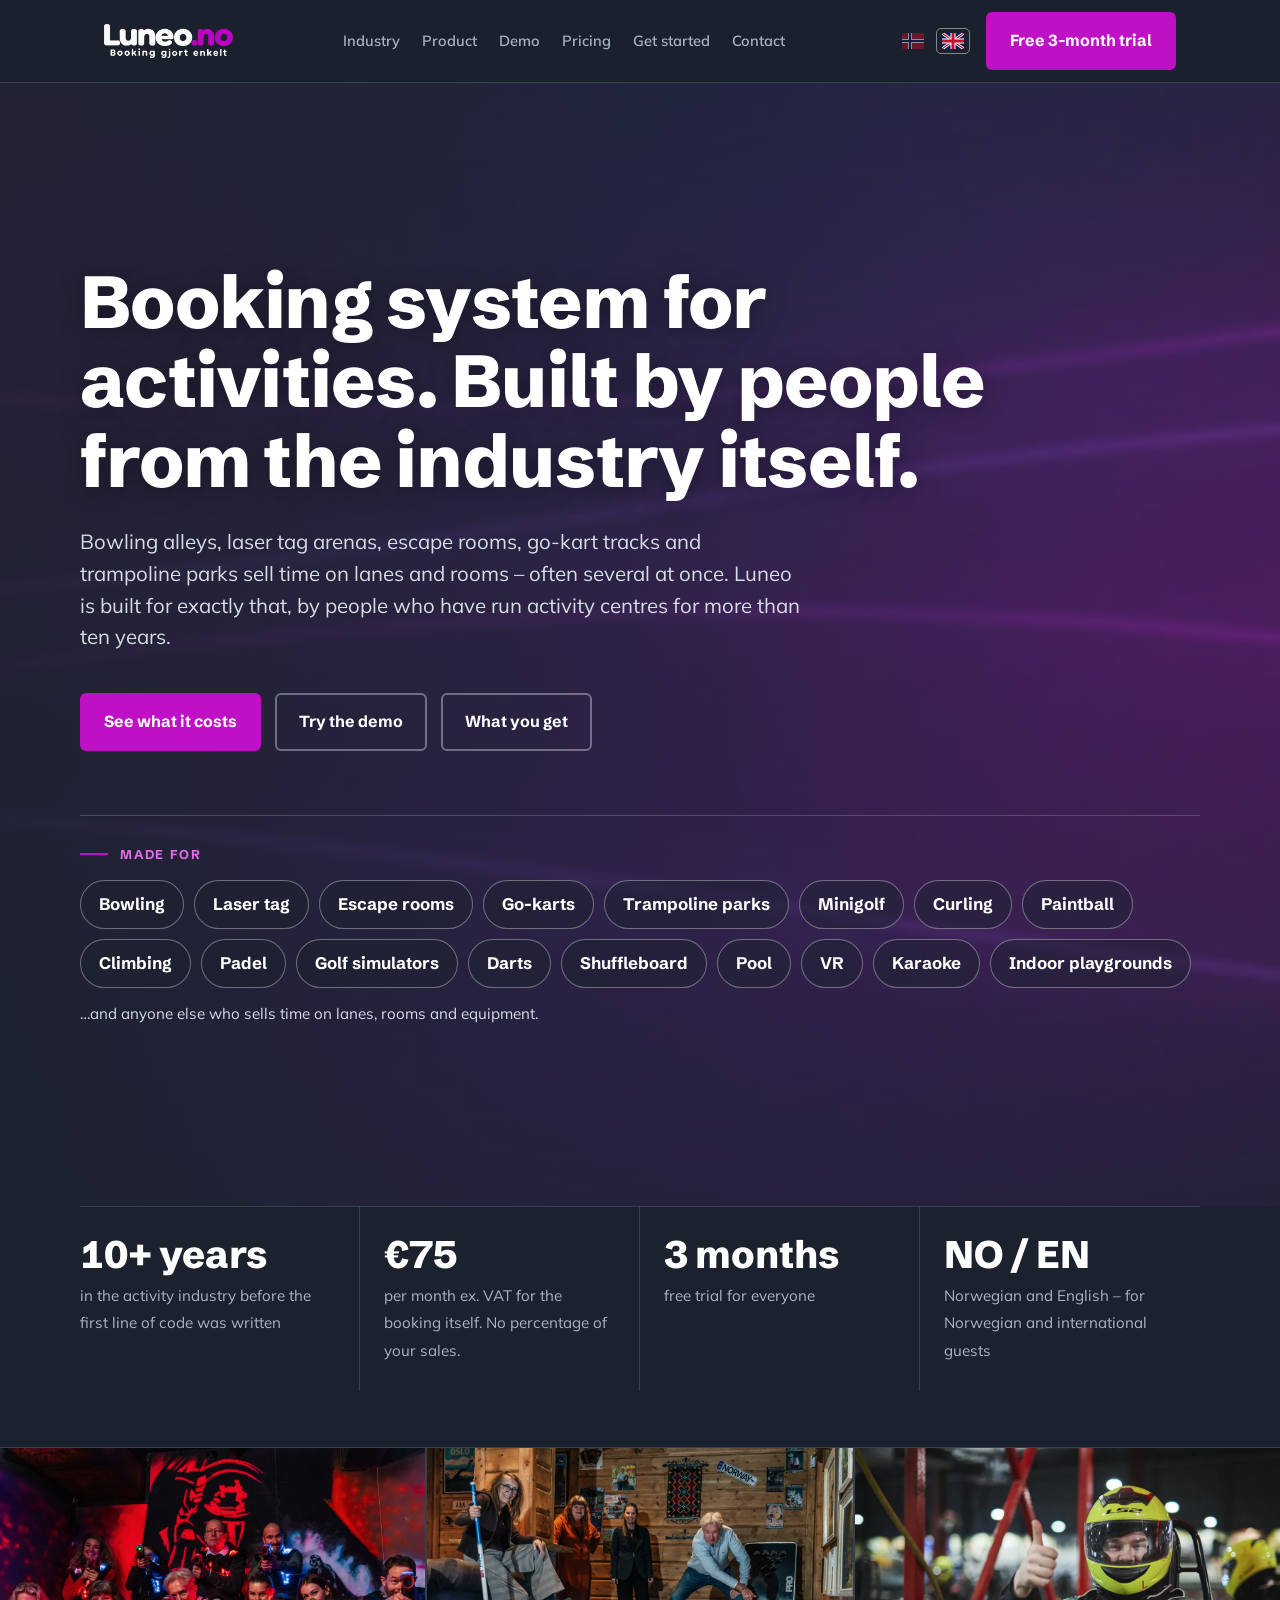
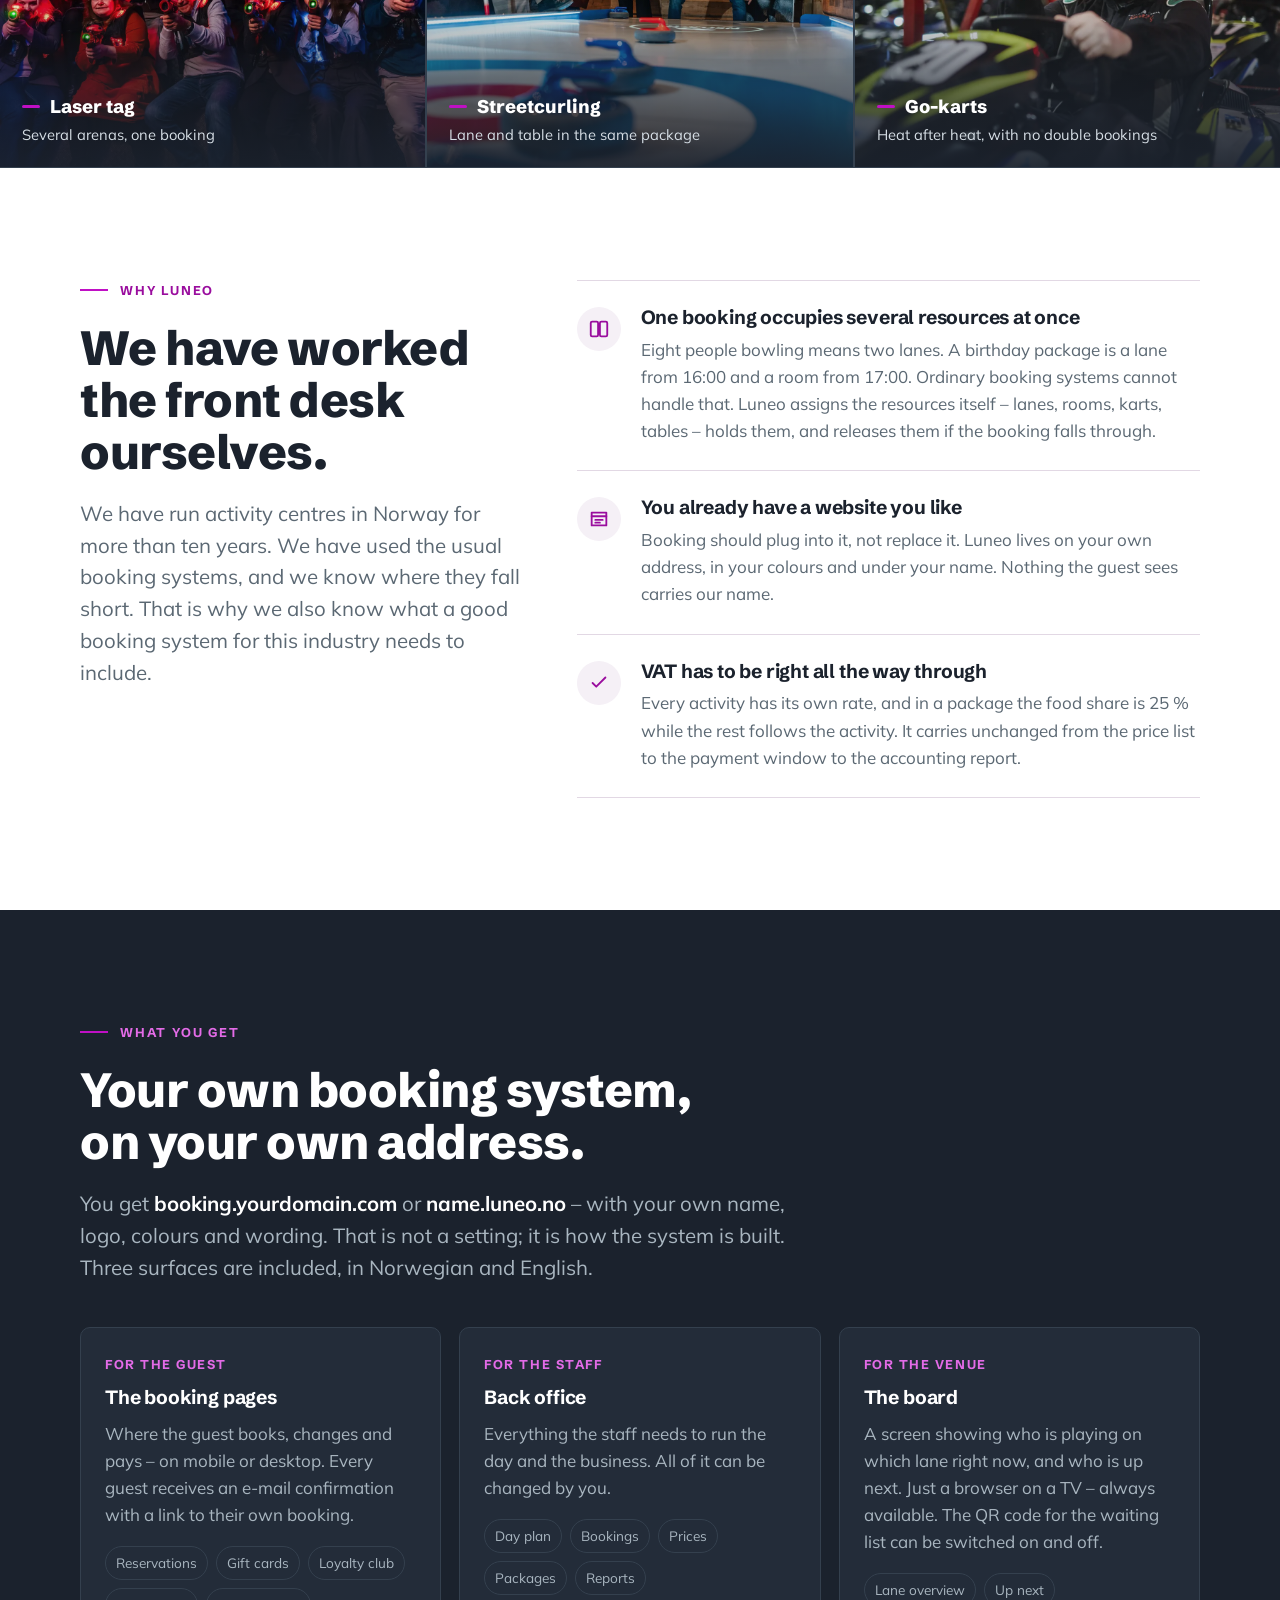
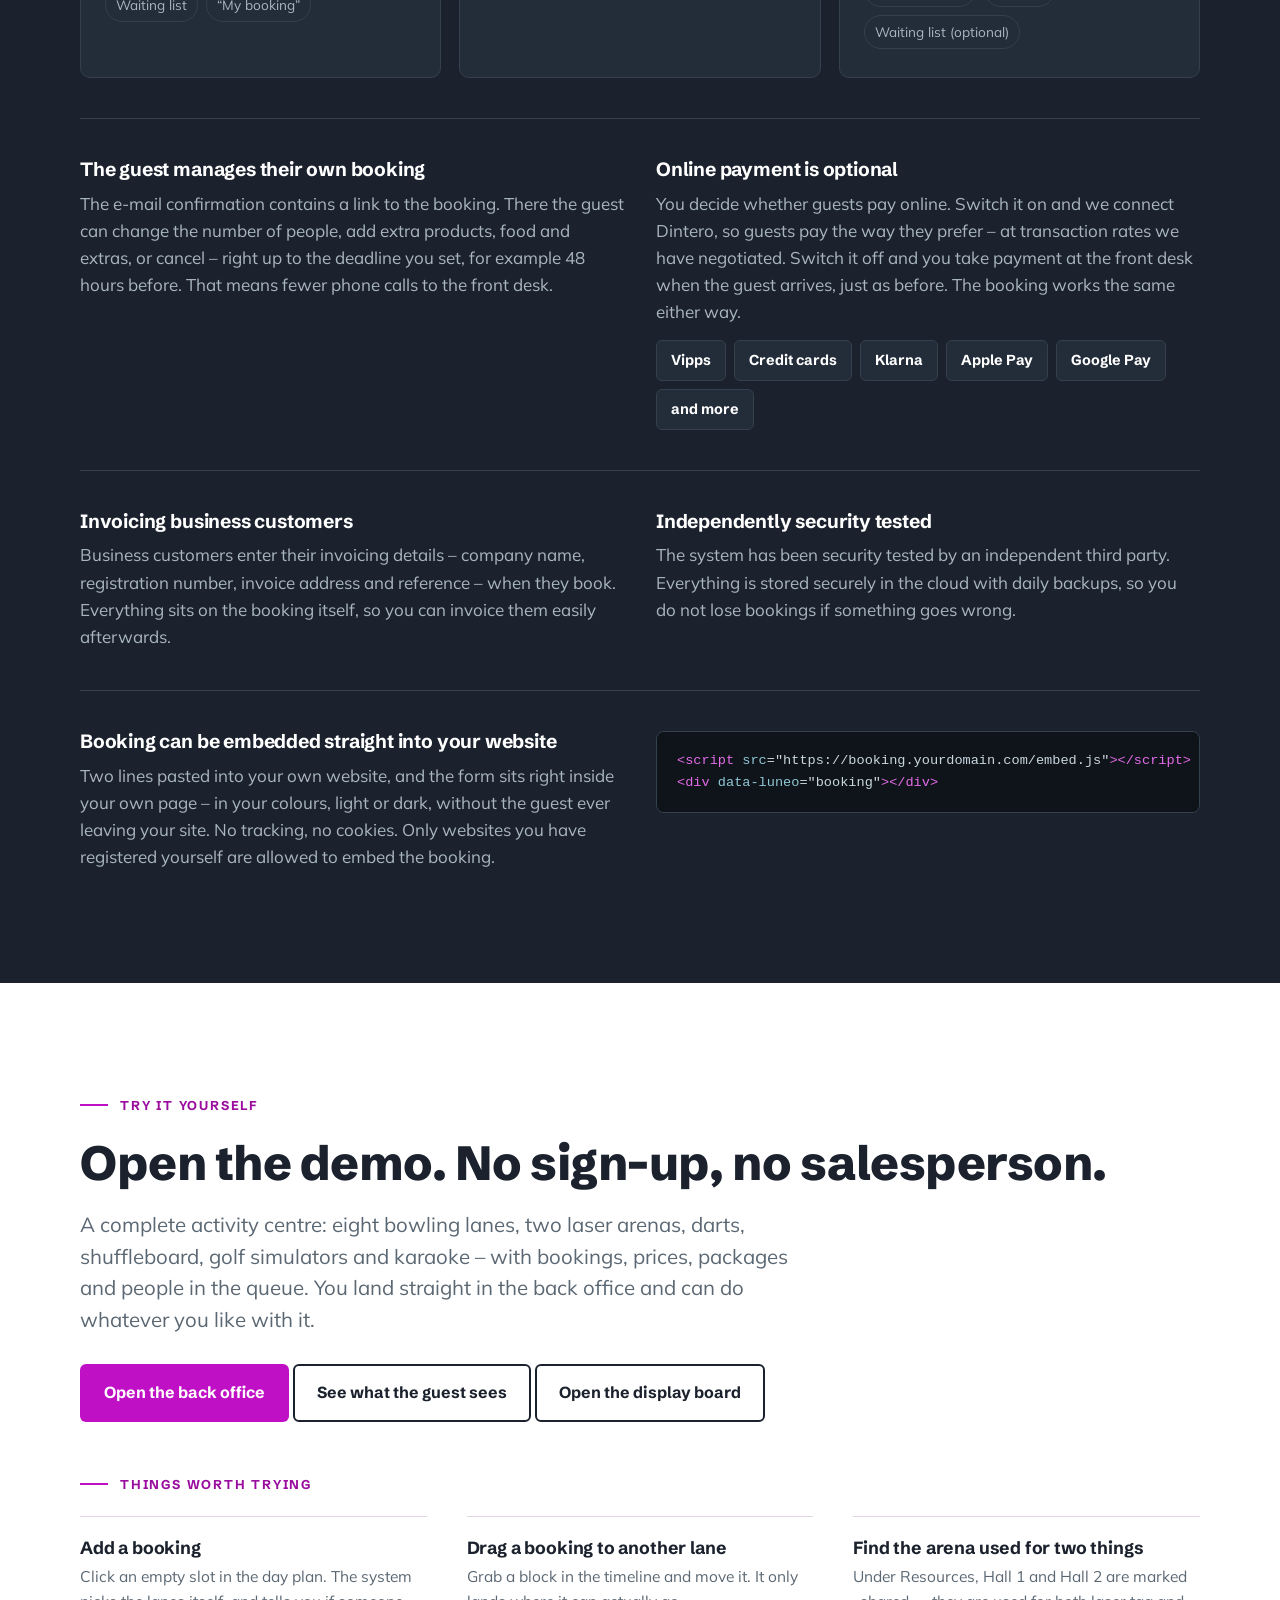
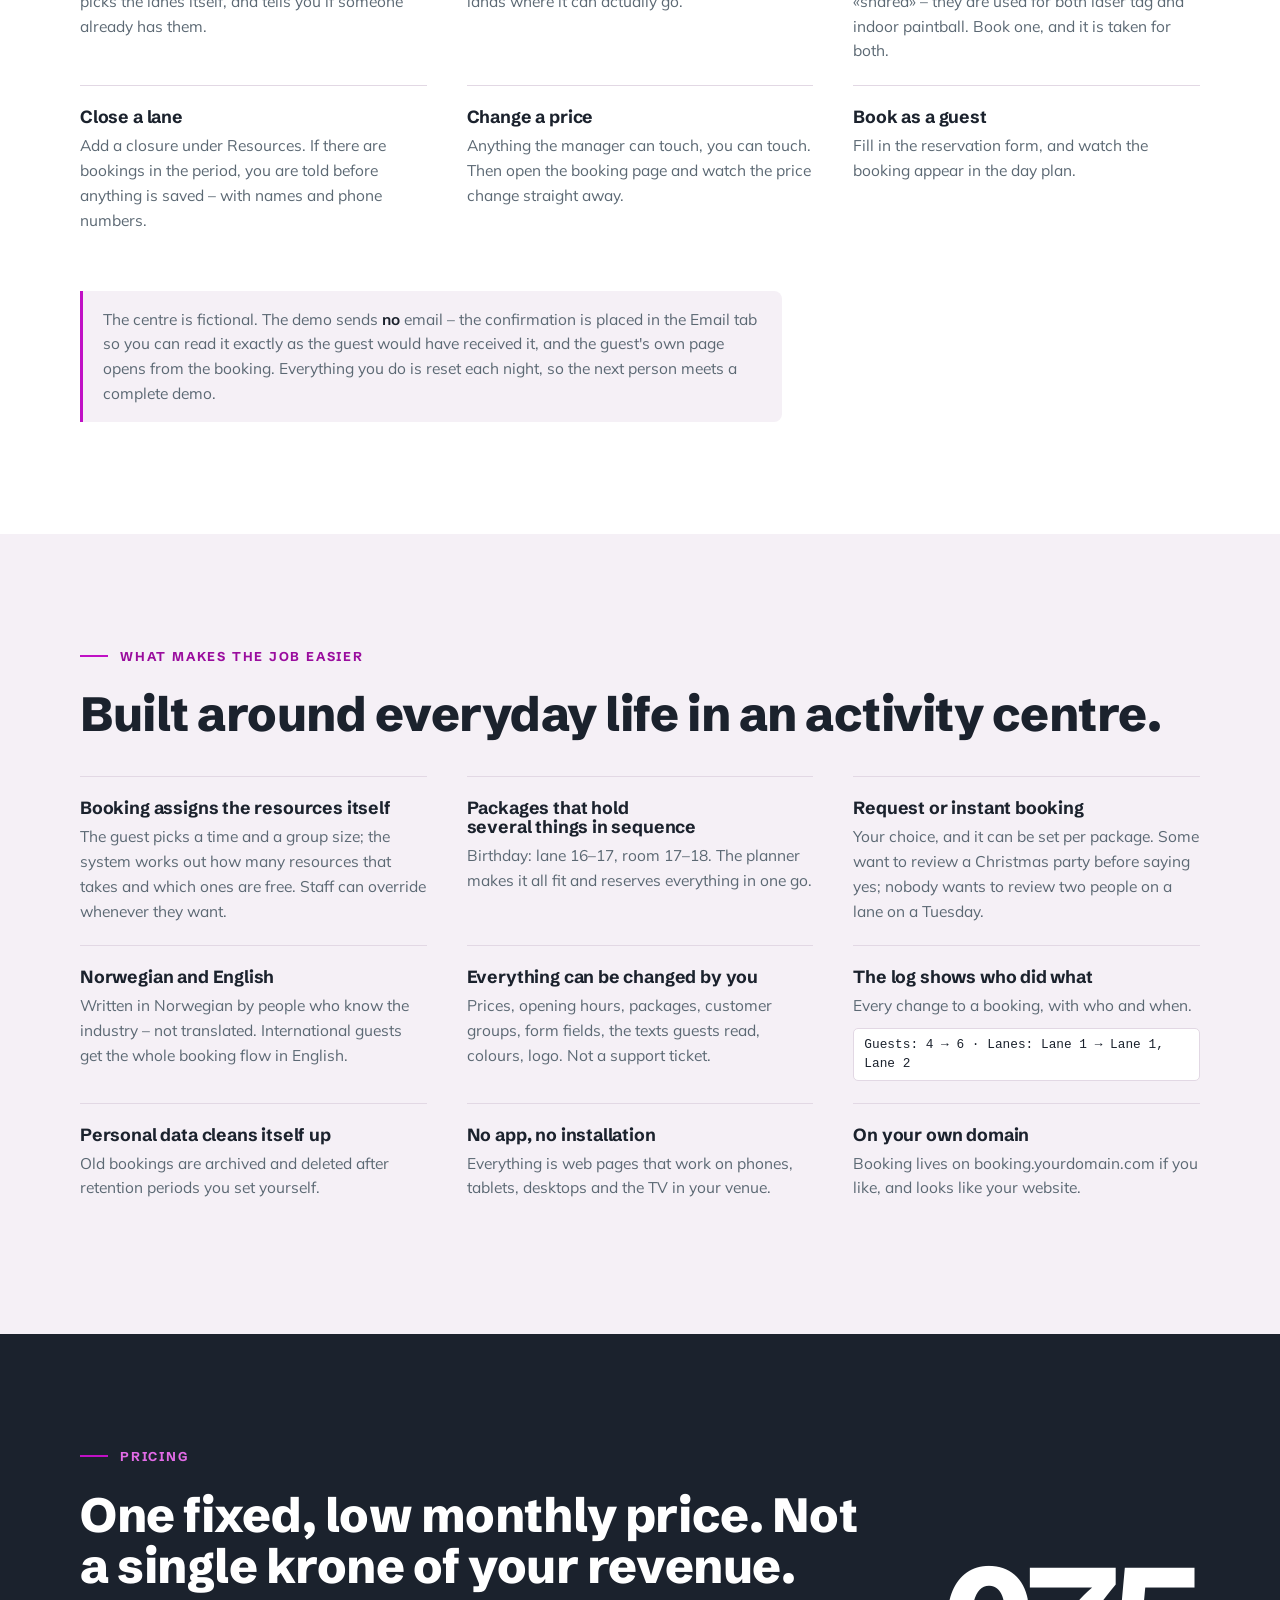
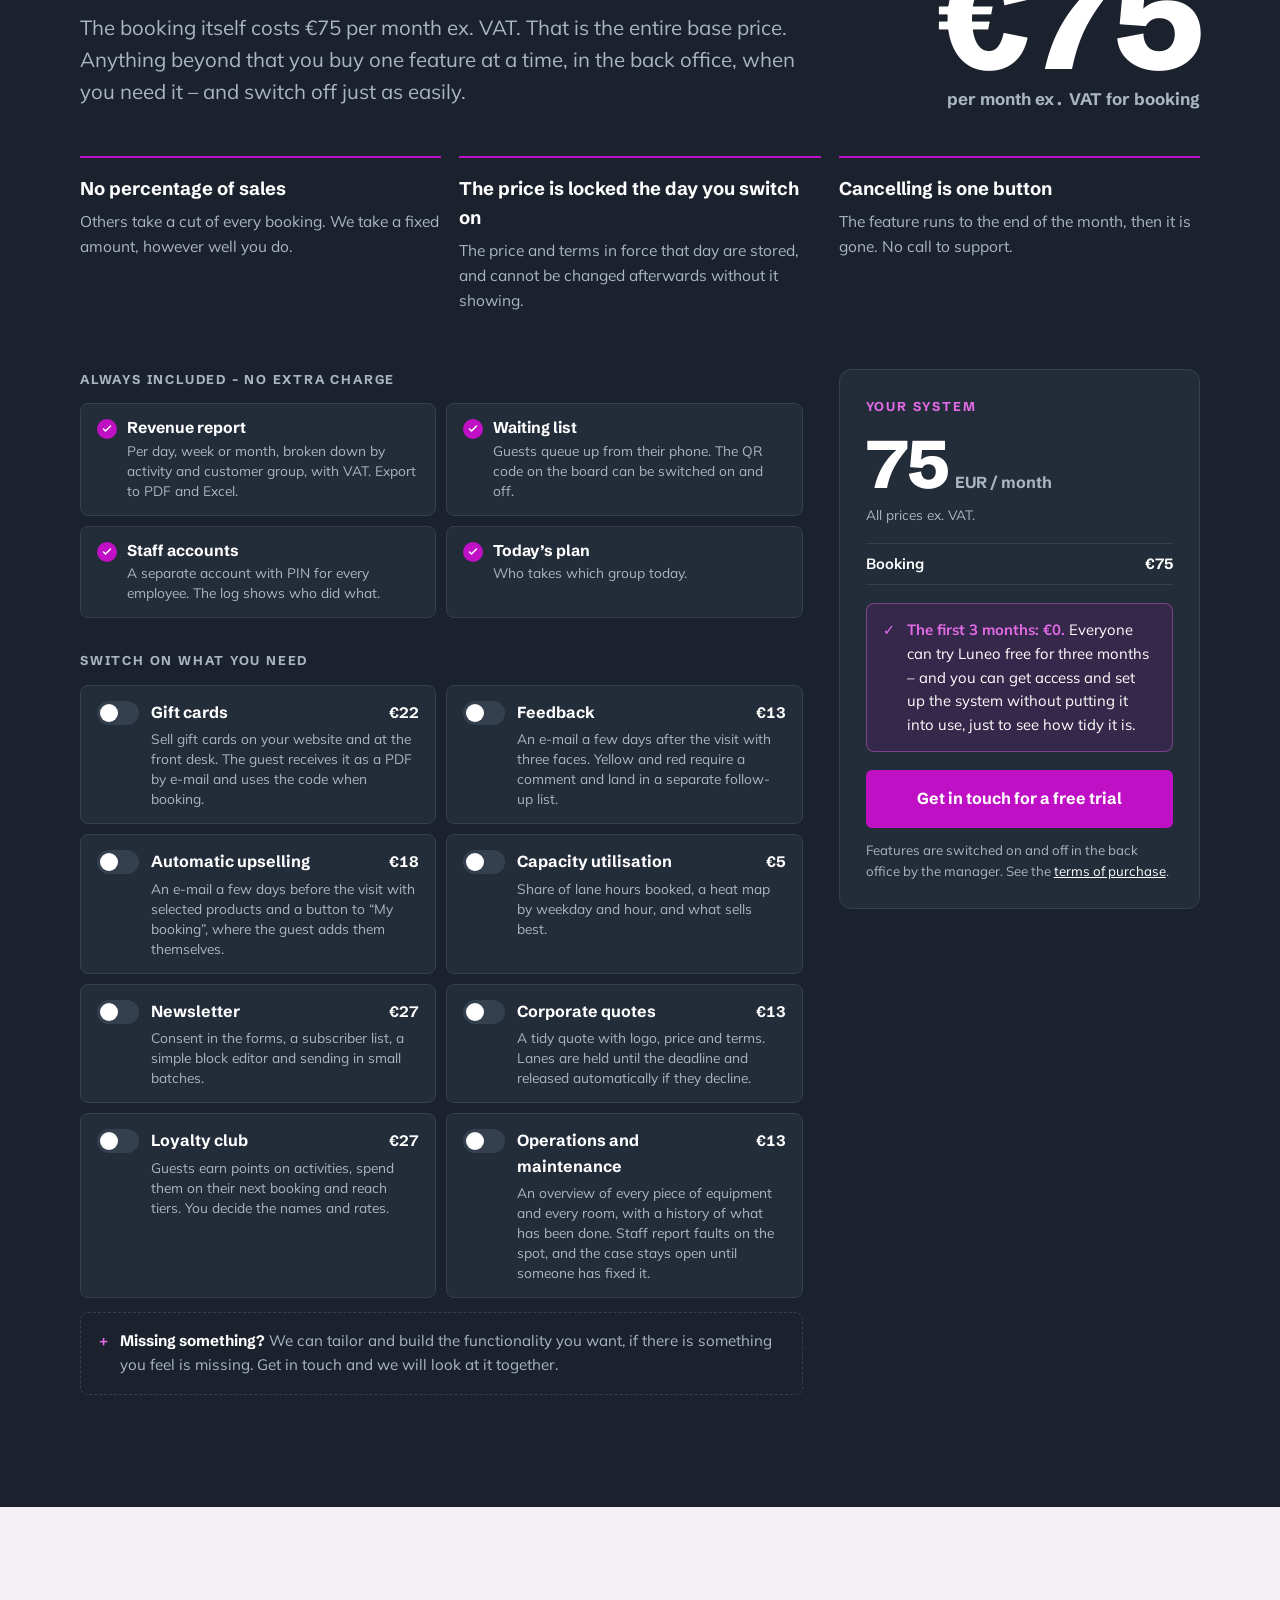
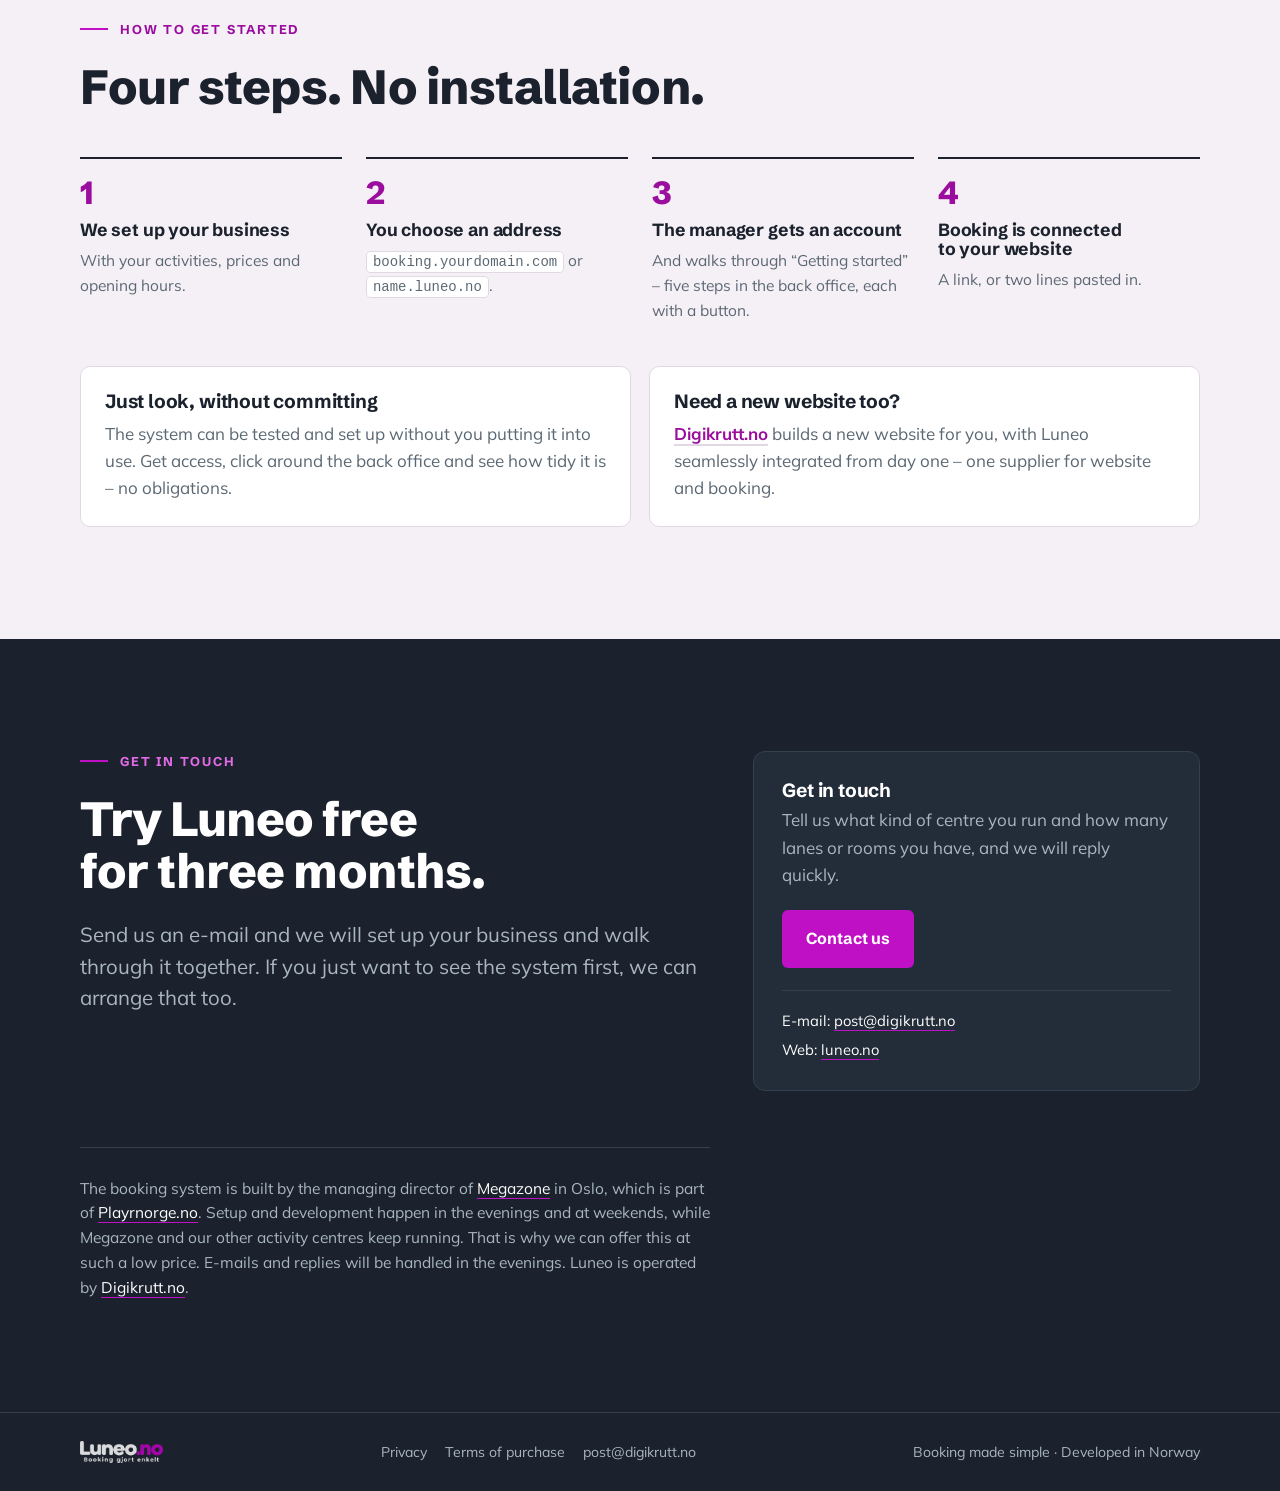
<file: en/index.html>
<!doctype html>
<html lang="en">
<head>
<meta charset="utf-8">
<meta name="viewport" content="width=device-width, initial-scale=1">
<title>Luneo – Booking made simple</title>
<meta name="description" content="Luneo is the booking system for activity centres – bowling, laser tag, escape rooms, go-karts and trampoline parks. One fixed low monthly price, no percentage of your sales. Free 3-month trial.">
<link rel="canonical" href="https://luneo.no/en/">
<link rel="alternate" hreflang="nb" href="https://luneo.no/">
<link rel="alternate" hreflang="en" href="https://luneo.no/en/">
<link rel="alternate" hreflang="x-default" href="https://luneo.no/">
<meta property="og:title" content="Luneo – Booking made simple">
<meta property="og:description" content="Luneo is the booking system for activity centres – bowling, laser tag, escape rooms, go-karts and trampoline parks. One fixed low monthly price, no percentage of your sales. Free 3-month trial.">
<meta property="og:type" content="website">
<meta property="og:url" content="https://luneo.no/en/">
<meta property="og:locale" content="en_GB">
<meta name="theme-color" content="#1B222D">
<link rel="icon" type="image/svg+xml" href="../favicon.svg">
<link rel="preconnect" href="https://fonts.googleapis.com">
<link rel="stylesheet" href="https://fonts.googleapis.com/css2?family=Schibsted+Grotesk:wght@500;700;800&family=Mulish:wght@400;600;700&display=swap">
<style>
  :root{
    --ink:#1B222D;        /* mørk grunn og sort skrift */
    --ink-2:#232C39;      /* løftet flate på mørk grunn */
    --ink-line:#34404E;   /* strek på mørk grunn */
    --white:#FFFFFF;
    --foam:#F5F0F6;       /* lys flate med et lite skjær av aksenten */
    --foam-line:#E2D8E4;
    --accent:#C010C5;     /* aksent – knapper, fyll, streker */
    --accent-dark:#9A0D9E;/* aksent-tekst på hvit grunn */
    --accent-tint:#E36BE7;/* aksent-tekst på mørk grunn */
    --muted-dark:#A9B6C0; /* dempet tekst på mørk grunn */
    --muted-light:#5B6873;/* dempet tekst på hvit grunn */
    --display:"Schibsted Grotesk",ui-sans-serif,system-ui,"Helvetica Neue",Arial,sans-serif;
    --body:"Mulish",ui-sans-serif,system-ui,"Helvetica Neue",Arial,sans-serif;
    --max:1120px;
    color-scheme: light;
  }
  *{box-sizing:border-box}
  html{scroll-behavior:smooth}
  @media (prefers-reduced-motion:reduce){html{scroll-behavior:auto}}
  body{
    margin:0;background:var(--ink);color:var(--white);
    font-family:var(--body);font-size:17px;line-height:1.6;
    -webkit-font-smoothing:antialiased;
  }
  h1,h2,h3{font-family:var(--display);line-height:1.08;margin:0;text-wrap:balance;letter-spacing:-.01em}
  h1{font-size:clamp(2.4rem,6vw,4.6rem);font-weight:800}
  h2{font-size:clamp(1.9rem,4vw,3rem);font-weight:800}
  h3{font-size:1.2rem;font-weight:700}
  p{margin:0}
  a{color:inherit}
  img{max-width:100%;display:block}
  ul{margin:0;padding:0;list-style:none}
  [hidden]{display:none!important}

  /* ---------- toppstripe ---------- */
  .top{
    position:sticky;top:0;z-index:20;
    background:rgba(27,34,45,.92);backdrop-filter:blur(10px);
    border-bottom:1px solid var(--ink-line);
  }
  .top .in{
    max-width:var(--max);margin:0 auto;padding:12px 24px;
    display:flex;align-items:center;justify-content:space-between;gap:16px;
  }
  .top img{height:34px;width:auto}
  .top nav{display:flex;gap:22px;font-size:.92rem;font-weight:600}
  .top nav a{text-decoration:none;color:var(--muted-dark)}
  .top nav a:hover,.top nav a:focus-visible{color:var(--white)}
  .top .right{display:flex;align-items:center;gap:16px}
  .top .lang{display:flex;gap:6px;align-items:center}
  .top .lang a{
    display:inline-flex;align-items:center;justify-content:center;width:34px;height:26px;border-radius:5px;
    opacity:.5;border:1px solid transparent;transition:opacity .15s ease,border-color .15s ease;
  }
  .top .lang a svg{width:22px;height:16px;display:block}
  .top .lang a:hover,.top .lang a:focus-visible{opacity:1}
  .top .lang a.active{opacity:1;border-color:rgba(255,255,255,.45)}
  @media (max-width:760px){.top nav:not(.lang){display:none}}
  @media (max-width:520px){.top .btn{padding:10px 12px;font-size:.85rem}}

  /* ---------- lysbilder ---------- */
  .slide{padding-block:clamp(64px,9vw,112px);padding-inline:24px}
  .slide.dark{background:var(--ink);color:var(--white)}
  .slide.light{background:var(--white);color:var(--ink)}
  .slide.foam{background:var(--foam);color:var(--ink)}
  .in{max-width:var(--max);margin:0 auto}
  .eyebrow{
    font-family:var(--display);font-weight:700;font-size:.8rem;
    letter-spacing:.14em;text-transform:uppercase;color:var(--accent-dark);
    display:flex;align-items:center;gap:12px;margin-bottom:22px;
  }
  .dark .eyebrow{color:var(--accent-tint)}
  .eyebrow::before{content:"";width:28px;height:2px;background:var(--accent)}
  .lead{font-size:clamp(1.1rem,1.6vw,1.3rem);max-width:60ch;line-height:1.55}
  .dark .lead{color:var(--muted-dark)}
  .light .lead,.foam .lead{color:var(--muted-light)}
  .dark .lead strong{color:var(--white);font-weight:700}
  .cols{display:grid;gap:clamp(28px,4vw,64px);grid-template-columns:minmax(0,5fr) minmax(0,7fr);align-items:start}
  @media (max-width:820px){.cols{grid-template-columns:1fr}}

  /* ---------- knapper ---------- */
  .btn{
    display:inline-flex;align-items:center;gap:10px;
    font-family:var(--display);font-weight:700;font-size:1rem;
    padding:14px 22px;border-radius:6px;text-decoration:none;
    border:2px solid transparent;transition:transform .15s ease,background .15s ease;
  }
  .btn:focus-visible{outline:3px solid var(--accent-tint);outline-offset:3px}
  .btn.primary{background:var(--accent);color:var(--white)}
  .btn.primary:hover{background:var(--accent-dark);transform:translateY(-1px)}
  .btn.ghost{border-color:rgba(255,255,255,.35);color:var(--white)}
  .btn.ghost:hover{border-color:var(--white)}
  .light .btn.ghost,.foam .btn.ghost{border-color:var(--ink);color:var(--ink)}

  /* ---------- hero med film ---------- */
  .hero{position:relative;overflow:hidden;padding-block:clamp(96px,14vw,180px);isolation:isolate}
  .hero .film{position:absolute;inset:0;z-index:-2;background:var(--ink)}
  .hero .film video{position:absolute;inset:0;width:100%;height:100%;object-fit:cover;pointer-events:none}
  .hero .shade{
    position:absolute;inset:0;z-index:-1;
    background:linear-gradient(90deg,rgba(27,34,45,.86) 0%,rgba(27,34,45,.66) 55%,rgba(27,34,45,.4) 100%);
  }
  .hero h1{max-width:21ch;text-shadow:0 2px 24px rgba(0,0,0,.35)}
  .hero .lead{margin-top:26px;color:#D6DEE5}
  .hero .cta{display:flex;flex-wrap:wrap;gap:14px;margin-top:40px}
  .fits{margin-top:64px;padding-top:28px;border-top:1px solid rgba(255,255,255,.18)}
  .fits .fits-label{
    display:flex;align-items:center;gap:12px;margin-bottom:16px;
    font-family:var(--display);font-weight:700;font-size:.8rem;letter-spacing:.14em;text-transform:uppercase;color:var(--accent-tint);
  }
  .fits .fits-label::before{content:"";width:28px;height:2px;background:var(--accent)}
  .fits ul{display:flex;flex-wrap:wrap;gap:10px}
  .fits li{
    font-family:var(--display);font-weight:700;font-size:1.05rem;color:var(--white);
    padding:10px 18px;border:1px solid rgba(255,255,255,.35);border-radius:999px;background:rgba(27,34,45,.45);
  }
  .fits .more{margin-top:14px;color:#D6DEE5;font-size:.95rem}

  /* ---------- bildebånd ---------- */
  .shots{
    display:grid;grid-template-columns:repeat(3,minmax(0,1fr));gap:2px;
    background:var(--ink-line);border-block:1px solid var(--ink-line);
  }
  .shot{position:relative;margin:0;overflow:hidden;aspect-ratio:4/3;background:var(--ink)}
  .shot img{width:100%;height:100%;object-fit:cover;display:block;transition:transform .7s cubic-bezier(.2,.7,.3,1),filter .4s ease;filter:saturate(.9)}
  .shot::after{
    content:"";position:absolute;inset:0;pointer-events:none;
    background:linear-gradient(180deg,rgba(27,34,45,0) 45%,rgba(27,34,45,.55) 72%,rgba(27,34,45,.92) 100%);
  }
  .shot figcaption{
    position:absolute;left:0;right:0;bottom:0;z-index:1;padding:20px 22px;
    display:flex;flex-direction:column;gap:2px;
  }
  .shot figcaption b{
    font-family:var(--display);font-weight:800;font-size:1.15rem;color:var(--white);
    display:flex;align-items:center;gap:10px;
  }
  .shot figcaption b::before{content:"";width:18px;height:3px;border-radius:2px;background:var(--accent);transition:width .4s ease}
  .shot figcaption span{color:#D6DEE5;font-size:.92rem}
  .shot:hover img,.shot:focus-within img{transform:scale(1.05);filter:none}
  .shot:hover figcaption b::before{width:42px}
  @media (prefers-reduced-motion:reduce){.shot img{transition:none}.shot:hover img{transform:none}}
  @media (max-width:760px){
    .shots{grid-template-columns:1fr}
    .shot{aspect-ratio:16/10}
  }

  /* ---------- fakta-stripe ---------- */
  .facts{display:grid;grid-template-columns:repeat(4,1fr);border-top:1px solid var(--ink-line)}
  .facts > div{padding:28px 24px 28px 0;border-right:1px solid var(--ink-line)}
  .facts > div:last-child{border-right:0}
  .facts > div + div{padding-left:24px}
  .facts b{display:block;font-family:var(--display);font-size:clamp(1.7rem,3vw,2.4rem);font-weight:800;line-height:1;margin-bottom:8px;font-variant-numeric:tabular-nums}
  .facts span{color:var(--muted-dark);font-size:.95rem}
  @media (max-width:900px){.facts{grid-template-columns:repeat(2,1fr)}.facts > div:nth-child(2){border-right:0}.facts > div:nth-child(3){padding-left:0}.facts > div:nth-child(-n+2){border-bottom:1px solid var(--ink-line)}}
  @media (max-width:520px){
    .facts{grid-template-columns:1fr}
    .facts > div{border-right:0;border-bottom:1px solid var(--ink-line);padding:20px 0}
    .facts > div + div{padding-left:0}
    .facts > div:last-child{border-bottom:0}
  }

  /* ---------- problemer ---------- */
  .problems{display:grid;gap:0}
  .problem{
    display:grid;grid-template-columns:auto 1fr;gap:20px;
    padding:26px 0;border-top:1px solid var(--foam-line);
  }
  .problem:last-child{border-bottom:1px solid var(--foam-line)}
  .problem .mark{
    width:44px;height:44px;border-radius:50%;background:var(--foam);
    display:grid;place-items:center;color:var(--accent-dark);flex:none;
  }
  .problem .mark svg{width:22px;height:22px}
  .problem h3{margin-bottom:8px}
  .problem p{color:var(--muted-light)}

  /* ---------- tre flater ---------- */
  .surfaces{display:grid;grid-template-columns:repeat(3,1fr);gap:18px;margin-top:44px}
  .surface{
    background:var(--ink-2);border:1px solid var(--ink-line);border-radius:10px;
    padding:26px 24px 28px;display:flex;flex-direction:column;gap:12px;
  }
  .surface .who{font-size:.8rem;letter-spacing:.12em;text-transform:uppercase;color:var(--accent-tint);font-weight:700;font-family:var(--display)}
  .surface p{color:var(--muted-dark)}
  .surface ul{display:flex;flex-wrap:wrap;gap:8px;margin-top:6px}
  .surface li{font-size:.85rem;padding:5px 10px;border-radius:999px;border:1px solid var(--ink-line);color:var(--muted-dark)}
  @media (max-width:820px){.surfaces{grid-template-columns:1fr}}
  .duo{
    margin-top:40px;display:grid;grid-template-columns:minmax(0,1fr) minmax(0,1fr);gap:32px;align-items:start;
    border-top:1px solid var(--ink-line);padding-top:40px;
  }
  .duo h3{margin-bottom:10px}
  .duo p{color:var(--muted-dark)}
  .duo pre{
    margin:0;background:#0F141B;border:1px solid var(--ink-line);border-radius:8px;
    padding:18px 20px;font:.85rem/1.6 ui-monospace,SFMono-Regular,Menlo,Consolas,monospace;
    color:#C9D6DE;overflow-x:auto;
  }
  .duo pre .t{color:var(--accent-tint)}
  .duo pre .a{color:#8FC7D3}
  @media (max-width:820px){.duo{grid-template-columns:1fr}}
  .pay{display:flex;flex-wrap:wrap;gap:8px;margin-top:14px}
  .pay li{font-family:var(--display);font-weight:700;font-size:.9rem;padding:8px 14px;border-radius:6px;background:var(--ink-2);border:1px solid var(--ink-line)}

  /* ---------- argumenter ---------- */
  .args{display:grid;grid-template-columns:repeat(3,1fr);gap:0 40px;margin-top:36px}
  .arg{padding:22px 0;border-top:1px solid var(--foam-line)}
  .arg h3{margin-bottom:6px;font-size:1.1rem}
  .arg p{color:var(--muted-light);font-size:.97rem}
  .arg .log{
    margin-top:10px;display:inline-block;font:.8rem/1.5 ui-monospace,SFMono-Regular,Menlo,Consolas,monospace;
    background:var(--white);color:var(--ink);padding:6px 10px;border-radius:5px;border:1px solid var(--foam-line);
  }
  @media (max-width:900px){.args{grid-template-columns:repeat(2,1fr)}}
  @media (max-width:600px){.args{grid-template-columns:1fr}}

  /* ---------- demo ----------
     Den lille setningen under «ting verdt å prøve». Den sier at demoen ikke
     sender e-post, og det er det viktigste avsnittet på hele siden for den som
     lurer på om det er trygt å klikke. Derfor en tydelig ramme rundt, ikke bare
     mindre skrift. */
  .demo-note{
    margin-top:36px;max-width:78ch;padding:16px 20px;
    border-left:3px solid var(--accent);background:var(--foam);
    border-radius:0 8px 8px 0;color:var(--muted-light);font-size:.97rem;line-height:1.6;
  }
  .demo-note b{color:var(--ink)}

  /* ---------- pris ---------- */
  .price-head{display:grid;grid-template-columns:minmax(0,1fr) auto;gap:32px;align-items:end}
  .bigprice{font-family:var(--display);font-weight:800;line-height:.9;font-variant-numeric:tabular-nums;text-align:right}
  .bigprice .n{font-size:clamp(4.5rem,12vw,9rem);letter-spacing:-.03em}
  .bigprice .u{display:block;font-size:1.05rem;color:var(--muted-dark);font-weight:700;margin-top:10px;letter-spacing:0}
  @media (max-width:820px){.price-head{grid-template-columns:1fr}.bigprice{text-align:left}}
  .promises{display:grid;grid-template-columns:repeat(3,1fr);gap:18px;margin-top:48px}
  .promise{border-top:2px solid var(--accent);padding-top:16px}
  .promise b{display:block;font-family:var(--display);font-size:1.15rem;margin-bottom:6px}
  .promise p{color:var(--muted-dark);font-size:.97rem}
  @media (max-width:820px){.promises{grid-template-columns:1fr}}

  /* ---------- kalkulator ---------- */
  .builder{display:grid;grid-template-columns:minmax(0,8fr) minmax(0,4fr);gap:36px;margin-top:56px;align-items:start}
  @media (max-width:960px){.builder{grid-template-columns:1fr}}
  .group-title{
    font-family:var(--display);font-weight:700;font-size:.8rem;letter-spacing:.14em;text-transform:uppercase;
    color:var(--muted-dark);margin:0 0 14px;
  }
  .included{display:grid;grid-template-columns:repeat(2,minmax(0,1fr));gap:10px}
  .included li{
    display:flex;gap:10px;align-items:flex-start;min-width:0;
    background:var(--ink-2);border:1px solid var(--ink-line);border-radius:8px;padding:14px 16px;
  }
  .included li > div{min-width:0}
  .included .name{font-family:var(--display);font-weight:700;font-size:.98rem;line-height:1.25}
  .included .desc{color:var(--muted-dark);font-size:.86rem;margin-top:3px;line-height:1.45;overflow-wrap:anywhere}
  .tick{width:20px;height:20px;border-radius:50%;background:var(--accent);color:var(--white);display:grid;place-items:center;flex:none;margin-top:1px}
  .tick svg{width:12px;height:12px}
  @media (max-width:480px){.included{grid-template-columns:1fr}}

  .addons{margin-top:32px}
  .addons ul{display:grid;grid-template-columns:repeat(2,minmax(0,1fr));gap:10px}
  @media (max-width:640px){.addons ul{grid-template-columns:1fr}}
  .feat{
    display:grid;grid-template-columns:auto 1fr;gap:12px 12px;align-items:start;
    background:var(--ink-2);border:1px solid var(--ink-line);border-radius:8px;padding:14px 16px;
    transition:border-color .15s ease;
  }
  .feat.on{border-color:var(--accent)}
  .feat{cursor:pointer}
  .feat:hover{border-color:rgba(227,107,231,.55)}
  .feat .head{display:flex;justify-content:space-between;gap:10px;align-items:baseline}
  .feat .name{font-family:var(--display);font-weight:700;font-size:1rem;cursor:pointer}
  .feat .desc{color:var(--muted-dark);font-size:.86rem;margin-top:4px;line-height:1.45}
  .feat .price{font-family:var(--display);font-weight:700;font-variant-numeric:tabular-nums;white-space:nowrap;font-size:.95rem}
  .feat.on .price{color:var(--accent-tint)}
  .toggle{position:relative;width:42px;height:24px;margin-top:1px;flex:none}
  .toggle input{position:absolute;inset:0;opacity:0;margin:0;cursor:pointer;width:100%;height:100%}
  .toggle .track{position:absolute;inset:0;border-radius:999px;background:var(--ink-line);transition:background .15s ease}
  .toggle .track::after{content:"";position:absolute;top:3px;left:3px;width:18px;height:18px;border-radius:50%;background:var(--white);transition:transform .15s ease}
  .toggle input:checked + .track{background:var(--accent)}
  .toggle input:checked + .track::after{transform:translateX(18px)}
  .toggle input:focus-visible + .track{outline:3px solid var(--accent-tint);outline-offset:2px}
  .custom{
    margin-top:14px;padding:16px 18px;border:1px dashed var(--ink-line);border-radius:8px;
    color:var(--muted-dark);font-size:.95rem;display:flex;gap:12px;align-items:flex-start;
  }
  .custom b{color:var(--white);font-family:var(--display)}

  .summary{
    position:sticky;top:80px;
    background:var(--ink-2);border:1px solid var(--ink-line);border-radius:12px;padding:26px;
  }
  .summary .group-title{color:var(--accent-tint)}
  .summary .total{font-family:var(--display);font-weight:800;font-variant-numeric:tabular-nums;line-height:1;letter-spacing:-.02em;font-size:clamp(3rem,6vw,4.2rem)}
  .summary .total small{font-size:1rem;font-weight:700;color:var(--muted-dark);letter-spacing:0;margin-left:6px}
  .summary .vat{margin-top:6px;font-size:.85rem;color:var(--muted-dark)}
  .summary .lines{margin-top:18px;border-top:1px solid var(--ink-line)}
  .summary .lines li{display:flex;justify-content:space-between;gap:12px;padding:8px 0;border-bottom:1px solid var(--ink-line);font-size:.93rem;font-variant-numeric:tabular-nums}
  .summary .lines li span:last-child{font-weight:700;font-family:var(--display)}
  .summary .lines li.base span:first-child{font-weight:700}
  .summary .trial{
    margin-top:18px;display:flex;gap:12px;align-items:flex-start;
    background:rgba(192,16,197,.12);border:1px solid rgba(227,107,231,.4);border-radius:8px;padding:14px 16px;font-size:.93rem;
  }
  .summary .trial b{color:var(--accent-tint)}
  .summary .btn{margin-top:18px;width:100%;justify-content:center}
  .summary .note{margin-top:12px;font-size:.83rem;color:var(--muted-dark)}

  /* ---------- kom i gang ---------- */
  .steps{display:grid;grid-template-columns:repeat(4,1fr);gap:24px;margin-top:44px;counter-reset:step}
  .step{border-top:2px solid var(--ink);padding-top:18px;counter-increment:step}
  .step::before{content:counter(step);display:block;font-family:var(--display);font-weight:800;font-size:2rem;color:var(--accent-dark);line-height:1;margin-bottom:12px}
  .step h3{margin-bottom:8px;font-size:1.1rem}
  .step p{color:var(--muted-light);font-size:.97rem}
  .step code{font:.9em ui-monospace,SFMono-Regular,Menlo,Consolas,monospace;background:var(--white);padding:2px 6px;border-radius:4px;border:1px solid var(--foam-line)}
  @media (max-width:900px){.steps{grid-template-columns:repeat(2,1fr)}}
  @media (max-width:520px){.steps{grid-template-columns:1fr}}
  .extras{display:grid;grid-template-columns:repeat(2,1fr);gap:18px;margin-top:44px}
  .extra{background:var(--white);border:1px solid var(--foam-line);border-radius:10px;padding:24px}
  .extra h3{margin-bottom:8px}
  .extra p{color:var(--muted-light)}
  .extra a{color:var(--accent-dark);font-weight:700;text-decoration:none;border-bottom:2px solid var(--foam-line)}
  @media (max-width:760px){.extras{grid-template-columns:1fr}}

  /* ---------- kontakt / om ---------- */
  .about{display:grid;grid-template-columns:minmax(0,7fr) minmax(0,5fr);gap:48px;align-items:start}
  @media (max-width:820px){.about{grid-template-columns:1fr}}
  .about .lead{margin-top:22px}
  .contact{background:var(--ink-2);border:1px solid var(--ink-line);border-radius:12px;padding:28px}
  .contact h3{margin-bottom:6px}
  .contact p{color:var(--muted-dark)}
  .contact .btn{margin-top:22px}
  .contact .meta{margin-top:22px;padding-top:18px;border-top:1px solid var(--ink-line);font-size:.92rem;display:grid;gap:6px}
  .contact .meta a{color:var(--white);text-decoration:none;border-bottom:1px solid var(--accent)}
  .bak{margin-top:56px;padding-top:28px;border-top:1px solid var(--ink-line);color:var(--muted-dark);max-width:70ch;font-size:.97rem}
  .bak a{color:var(--white);text-decoration:none;border-bottom:1px solid var(--accent)}

  footer{background:var(--ink);color:var(--muted-dark);border-top:1px solid var(--ink-line);padding:28px 24px;font-size:.88rem}
  footer .in{display:flex;flex-wrap:wrap;justify-content:space-between;gap:12px 24px;align-items:center}
  footer img{height:22px;width:auto;opacity:.85}
  footer nav{display:flex;gap:18px;flex-wrap:wrap}
  footer nav a{text-decoration:none;color:var(--muted-dark)}
  footer nav a:hover,footer nav a:focus-visible{color:var(--white)}

  /* ---------- juridiske sider ---------- */
  .legal{background:var(--white);color:var(--ink);padding-block:64px 96px;padding-inline:24px}
  .legal .in{max-width:760px}
  .legal .back{display:inline-flex;gap:8px;align-items:center;text-decoration:none;color:var(--accent-dark);font-weight:700;font-size:.95rem;margin-bottom:28px}
  .legal h1{font-size:clamp(2rem,4vw,2.8rem)}
  .legal .meta{color:var(--muted-light);margin-top:10px;font-size:.95rem}
  .legal h2{font-size:1.35rem;margin-top:40px;margin-bottom:10px}
  .legal p{margin-top:10px;max-width:68ch}
  .legal ul{margin-top:10px;padding-left:20px;list-style:disc;max-width:68ch}
  .legal li{margin-top:4px}
  .legal a{color:var(--accent-dark)}
</style>
</head>
<body>
<header class="top">
  <div class="in">
    <a href="#topp" aria-label="Luneo – back to top"><img src="../img/luneo-logo-hvit.webp" alt="Luneo.no – Booking made simple"></a>
    <nav aria-label="Sections">
      <a href="#industry">Industry</a>
      <a href="#product">Product</a>
      <a href="#demo">Demo</a>
      <a href="#pricing">Pricing</a>
      <a href="#get-started">Get started</a>
      <a href="#contact">Contact</a>
    </nav>
    <div class="right">
      <nav class="lang" aria-label="Language">
        <a href="../" lang="nb" aria-label="Norsk" title="Norsk"><svg viewBox="0 0 22 16" aria-hidden="true"><rect width="22" height="16" rx="2" fill="#BA0C2F"/><rect x="6" width="4" height="16" fill="#fff"/><rect y="6" width="22" height="4" fill="#fff"/><rect x="7" width="2" height="16" fill="#00205B"/><rect y="7" width="22" height="2" fill="#00205B"/></svg></a>
        <a class="active" href="index.html" lang="en" aria-label="English" title="English" aria-current="true"><svg viewBox="0 0 22 16" aria-hidden="true"><rect width="22" height="16" rx="2" fill="#012169"/><path d="M0 0L22 16M22 0L0 16" stroke="#fff" stroke-width="3"/><path d="M0 0L22 16M22 0L0 16" stroke="#C8102E" stroke-width="1.2"/><rect x="8.5" width="5" height="16" fill="#fff"/><rect y="5.5" width="22" height="5" fill="#fff"/><rect x="9.5" width="3" height="16" fill="#C8102E"/><rect y="6.5" width="22" height="3" fill="#C8102E"/></svg></a>
      </nav>
      <a class="btn primary" href="mailto:post@digikrutt.no?subject=Luneo%20%E2%80%93%203-month%20free%20trial">Free 3-month trial</a>
    </div>
  </div>
</header>

<main id="top" data-title="Luneo – Booking made simple">

<!-- ================= HERO ================= -->
<section class="slide dark hero" id="hero">
  <div class="film" aria-hidden="true">
    <video autoplay muted loop playsinline preload="auto" poster="../img/bakgrunn.jpg"><source src="../img/bakgrunn.mp4" type="video/mp4"></video>
  </div>
  <div class="shade" aria-hidden="true"></div>
  <div class="in">
    <h1>Booking system for activities. Built by people from the industry itself.</h1>
    <p class="lead">Bowling alleys, laser tag arenas, escape rooms, go-kart tracks and trampoline parks sell time on lanes and rooms – often several at once. Luneo is built for exactly that, by people who have run activity centres for more than ten years.</p>
    <div class="cta">
      <a class="btn primary" href="#pricing">See what it costs</a>
      <a class="btn ghost" href="https://demo.luneo.no/backoffice/" target="_blank" rel="noopener">Try the demo</a>
      <a class="btn ghost" href="#product">What you get</a>
    </div>
    <div class="fits">
      <p class="fits-label">Made for</p>
      <ul aria-label="Industries Luneo is made for">
        <li>Bowling</li><li>Laser tag</li><li>Escape rooms</li><li>Go-karts</li><li>Trampoline parks</li><li>Minigolf</li><li>Curling</li><li>Paintball</li><li>Climbing</li><li>Padel</li><li>Golf simulators</li><li>Darts</li><li>Shuffleboard</li><li>Pool</li><li>VR</li><li>Karaoke</li><li>Indoor playgrounds</li>
      </ul>
      <p class="more">…and anyone else who sells time on lanes, rooms and equipment.</p>
    </div>
  </div>
</section>

<!-- ================= FAKTA ================= -->
<section class="slide dark" style="padding-block:0 56px">
  <div class="in facts">
    <div><b>10+ years</b><span>in the activity industry before the first line of code was written</span></div>
    <div><b>€75</b><span>per month ex. VAT for the booking itself. No percentage of your sales.</span></div>
    <div><b>3 months</b><span>free trial for everyone</span></div>
    <div><b>NO / EN</b><span>Norwegian and English – for Norwegian and international guests</span></div>
  </div>
</section>

<!-- ================= PHOTO BAND ================= -->
<section class="shots" aria-label="From activity centres">
  <figure class="shot">
    <img src="../img/laser.webp" alt="Guests in a laser tag arena with taggers and vests" loading="lazy" width="1200" height="900">
    <figcaption><b>Laser tag</b><span>Several arenas, one booking</span></figcaption>
  </figure>
  <figure class="shot">
    <img src="../img/curling.webp" alt="Guests playing streetcurling in a bar" loading="lazy" width="1200" height="900">
    <figcaption><b>Streetcurling</b><span>Lane and table in the same package</span></figcaption>
  </figure>
  <figure class="shot">
    <img src="../img/gokart.webp" alt="Driver in a helmet giving a thumbs up from a go-kart" loading="lazy" width="1200" height="900">
    <figcaption><b>Go-karts</b><span>Heat after heat, with no double bookings</span></figcaption>
  </figure>
</section>

<!-- ================= BRANSJEN ================= -->
<section class="slide light" id="industry">
  <div class="in cols">
    <div>
      <p class="eyebrow">Why Luneo</p>
      <h2>We have worked the front desk ourselves.</h2>
      <p class="lead" style="margin-top:20px">We have run activity centres in Norway for more than ten years. We have used the usual booking systems, and we know where they fall short. That is why we also know what a good booking system for this industry needs to include.</p>
    </div>
    <div class="problems">
      <div class="problem">
        <div class="mark" aria-hidden="true"><svg viewBox="0 0 24 24" fill="none" stroke="currentColor" stroke-width="2" stroke-linecap="round"><rect x="3" y="4" width="8" height="16" rx="1.5"/><rect x="13" y="4" width="8" height="16" rx="1.5"/></svg></div>
        <div>
          <h3>One booking occupies several resources at once</h3>
          <p>Eight people bowling means two lanes. A birthday package is a lane from 16:00 and a room from 17:00. Ordinary booking systems cannot handle that. Luneo assigns the resources itself – lanes, rooms, karts, tables – holds them, and releases them if the booking falls through.</p>
        </div>
      </div>
      <div class="problem">
        <div class="mark" aria-hidden="true"><svg viewBox="0 0 24 24" fill="none" stroke="currentColor" stroke-width="2" stroke-linecap="round" stroke-linejoin="round"><path d="M4 5h16v14H4z"/><path d="M4 9h16"/><path d="M8 13h8M8 16h5"/></svg></div>
        <div>
          <h3>You already have a website you like</h3>
          <p>Booking should plug into it, not replace it. Luneo lives on your own address, in your colours and under your name. Nothing the guest sees carries our name.</p>
        </div>
      </div>
      <div class="problem">
        <div class="mark" aria-hidden="true"><svg viewBox="0 0 24 24" fill="none" stroke="currentColor" stroke-width="2" stroke-linecap="round" stroke-linejoin="round"><path d="M5 12l4 4L19 6"/></svg></div>
        <div>
          <h3>VAT has to be right all the way through</h3>
          <p>Every activity has its own rate, and in a package the food share is 25 % while the rest follows the activity. It carries unchanged from the price list to the payment window to the accounting report.</p>
        </div>
      </div>
    </div>
  </div>
</section>

<!-- ================= PRODUKTET ================= -->
<section class="slide dark" id="product">
  <div class="in">
    <p class="eyebrow">What you get</p>
    <h2>Your own booking system, on your own address.</h2>
    <p class="lead" style="margin-top:20px">You get <strong>booking.yourdomain.com</strong> or <strong>name.luneo.no</strong> – with your own name, logo, colours and wording. That is not a setting; it is how the system is built. Three surfaces are included, in Norwegian and English.</p>

    <div class="surfaces">
      <div class="surface">
        <span class="who">For the guest</span>
        <h3>The booking pages</h3>
        <p>Where the guest books, changes and pays – on mobile or desktop. Every guest receives an e-mail confirmation with a link to their own booking.</p>
        <ul><li>Reservations</li><li>Gift cards</li><li>Loyalty club</li><li>Waiting list</li><li>“My booking”</li></ul>
      </div>
      <div class="surface">
        <span class="who">For the staff</span>
        <h3>Back office</h3>
        <p>Everything the staff needs to run the day and the business. All of it can be changed by you.</p>
        <ul><li>Day plan</li><li>Bookings</li><li>Prices</li><li>Packages</li><li>Reports</li></ul>
      </div>
      <div class="surface">
        <span class="who">For the venue</span>
        <h3>The board</h3>
        <p>A screen showing who is playing on which lane right now, and who is up next. Just a browser on a TV – always available. The QR code for the waiting list can be switched on and off.</p>
        <ul><li>Lane overview</li><li>Up next</li><li>Waiting list (optional)</li></ul>
      </div>
    </div>

    <div class="duo">
      <div>
        <h3>The guest manages their own booking</h3>
        <p>The e-mail confirmation contains a link to the booking. There the guest can change the number of people, add extra products, food and extras, or cancel – right up to the deadline you set, for example 48 hours before. That means fewer phone calls to the front desk.</p>
      </div>
      <div>
        <h3>Online payment is optional</h3>
        <p>You decide whether guests pay online. Switch it on and we connect Dintero, so guests pay the way they prefer – at transaction rates we have negotiated. Switch it off and you take payment at the front desk when the guest arrives, just as before. The booking works the same either way.</p>
        <ul class="pay" aria-label="Payment methods"><li>Vipps</li><li>Credit cards</li><li>Klarna</li><li>Apple Pay</li><li>Google Pay</li><li>and more</li></ul>
      </div>
    </div>

    <div class="duo">
      <div>
        <h3>Invoicing business customers</h3>
        <p>Business customers enter their invoicing details – company name, registration number, invoice address and reference – when they book. Everything sits on the booking itself, so you can invoice them easily afterwards.</p>
      </div>
      <div>
        <h3>Independently security tested</h3>
        <p>The system has been security tested by an independent third party. Everything is stored securely in the cloud with daily backups, so you do not lose bookings if something goes wrong.</p>
      </div>
    </div>

    <div class="duo">
      <div>
        <h3>Booking can be embedded straight into your website</h3>
        <p>Two lines pasted into your own website, and the form sits right inside your own page – in your colours, light or dark, without the guest ever leaving your site. No tracking, no cookies. Only websites you have registered yourself are allowed to embed the booking.</p>
      </div>
      <pre aria-label="Embed example"><code><span class="t">&lt;script</span> <span class="a">src</span>="https://booking.yourdomain.com/embed.js"<span class="t">&gt;&lt;/script&gt;</span>
<span class="t">&lt;div</span> <span class="a">data-luneo</span>="booking"<span class="t">&gt;&lt;/div&gt;</span></code></pre>
    </div>
  </div>
</section>

<!-- ================= DEMO ================= -->
<section class="slide light" id="demo">
  <div class="in">
    <p class="eyebrow">Try it yourself</p>
    <h2>Open the demo. No sign-up, no salesperson.</h2>
    <p class="lead" style="margin-top:20px">A complete activity centre: eight bowling lanes, two laser arenas, darts, shuffleboard, golf simulators and karaoke – with bookings, prices, packages and people in the queue. You land straight in the back office and can do whatever you like with it.</p>
    <div class="cta" style="margin-top:28px">
      <a class="btn primary" href="https://demo.luneo.no/backoffice/" target="_blank" rel="noopener">Open the back office</a>
      <a class="btn ghost" href="https://demo.luneo.no/reservasjon/" target="_blank" rel="noopener">See what the guest sees</a>
      <a class="btn ghost" href="https://demo.luneo.no/tavle/" target="_blank" rel="noopener">Open the display board</a>
    </div>

    <p class="eyebrow" style="margin-top:52px">Things worth trying</p>
    <div class="args" style="margin-top:20px">
      <div class="arg">
        <h3>Add a booking</h3>
        <p>Click an empty slot in the day plan. The system picks the lanes itself, and tells you if someone already has them.</p>
      </div>
      <div class="arg">
        <h3>Drag a booking to another lane</h3>
        <p>Grab a block in the timeline and move it. It only lands where it can actually go.</p>
      </div>
      <div class="arg">
        <h3>Find the arena used for two things</h3>
        <p>Under Resources, Hall&nbsp;1 and Hall&nbsp;2 are marked «shared» – they are used for both laser tag and indoor paintball. Book one, and it is taken for both.</p>
      </div>
      <div class="arg">
        <h3>Close a lane</h3>
        <p>Add a closure under Resources. If there are bookings in the period, you are told before anything is saved – with names and phone numbers.</p>
      </div>
      <div class="arg">
        <h3>Change a price</h3>
        <p>Anything the manager can touch, you can touch. Then open the booking page and watch the price change straight away.</p>
      </div>
      <div class="arg">
        <h3>Book as a guest</h3>
        <p>Fill in the reservation form, and watch the booking appear in the day plan.</p>
      </div>
    </div>

    <p class="demo-note">The centre is fictional. The demo sends <b>no</b> email – the confirmation is placed in the Email tab so you can read it exactly as the guest would have received it, and the guest's own page opens from the booking. Everything you do is reset each night, so the next person meets a complete demo.</p>
  </div>
</section>

<!-- ================= ARGUMENTER ================= -->
<section class="slide foam">
  <div class="in">
    <p class="eyebrow">What makes the job easier</p>
    <h2>Built around everyday life in an activity centre.</h2>
    <div class="args">
      <div class="arg">
        <h3>Booking assigns the resources itself</h3>
        <p>The guest picks a time and a group size; the system works out how many resources that takes and which ones are free. Staff can override whenever they want.</p>
      </div>
      <div class="arg">
        <h3>Packages that hold several things in sequence</h3>
        <p>Birthday: lane 16–17, room 17–18. The planner makes it all fit and reserves everything in one go.</p>
      </div>
      <div class="arg">
        <h3>Request or instant booking</h3>
        <p>Your choice, and it can be set per package. Some want to review a Christmas party before saying yes; nobody wants to review two people on a lane on a Tuesday.</p>
      </div>
      <div class="arg">
        <h3>Norwegian and English</h3>
        <p>Written in Norwegian by people who know the industry – not translated. International guests get the whole booking flow in English.</p>
      </div>
      <div class="arg">
        <h3>Everything can be changed by you</h3>
        <p>Prices, opening hours, packages, customer groups, form fields, the texts guests read, colours, logo. Not a support ticket.</p>
      </div>
      <div class="arg">
        <h3>The log shows who did what</h3>
        <p>Every change to a booking, with who and when.</p>
        <span class="log">Guests: 4 → 6 · Lanes: Lane 1 → Lane 1, Lane 2</span>
      </div>
      <div class="arg">
        <h3>Personal data cleans itself up</h3>
        <p>Old bookings are archived and deleted after retention periods you set yourself.</p>
      </div>
      <div class="arg">
        <h3>No app, no installation</h3>
        <p>Everything is web pages that work on phones, tablets, desktops and the TV in your venue.</p>
      </div>
      <div class="arg">
        <h3>On your own domain</h3>
        <p>Booking lives on booking.yourdomain.com if you like, and looks like your website.</p>
      </div>
    </div>
  </div>
</section>

<!-- ================= PRIS ================= -->
<section class="slide dark" id="pricing">
  <div class="in">
    <div class="price-head">
      <div>
        <p class="eyebrow">Pricing</p>
        <h2>One fixed, low monthly price. Not a single krone of your revenue.</h2>
        <p class="lead" style="margin-top:20px">The booking itself costs €75 per month ex. VAT. That is the entire base price. Anything beyond that you buy one feature at a time, in the back office, when you need it – and switch off just as easily.</p>
      </div>
      <div class="bigprice"><span class="n">€75</span><span class="u">per month ex. VAT for booking</span></div>
    </div>

    <div class="promises">
      <div class="promise"><b>No percentage of sales</b><p>Others take a cut of every booking. We take a fixed amount, however well you do.</p></div>
      <div class="promise"><b>The price is locked the day you switch on</b><p>The price and terms in force that day are stored, and cannot be changed afterwards without it showing.</p></div>
      <div class="promise"><b>Cancelling is one button</b><p>The feature runs to the end of the month, then it is gone. No call to support.</p></div>
    </div>

    <div class="builder">
      <div>
        <p class="group-title">Always included – no extra charge</p>
        <ul class="included">
          <li><span class="tick" aria-hidden="true"><svg viewBox="0 0 24 24" fill="none" stroke="currentColor" stroke-width="3" stroke-linecap="round" stroke-linejoin="round"><path d="M5 12l4 4L19 6"/></svg></span><div><div class="name">Revenue report</div><div class="desc">Per day, week or month, broken down by activity and customer group, with VAT. Export to PDF and Excel.</div></div></li>
          <li><span class="tick" aria-hidden="true"><svg viewBox="0 0 24 24" fill="none" stroke="currentColor" stroke-width="3" stroke-linecap="round" stroke-linejoin="round"><path d="M5 12l4 4L19 6"/></svg></span><div><div class="name">Waiting list</div><div class="desc">Guests queue up from their phone. The QR code on the board can be switched on and off.</div></div></li>
          <li><span class="tick" aria-hidden="true"><svg viewBox="0 0 24 24" fill="none" stroke="currentColor" stroke-width="3" stroke-linecap="round" stroke-linejoin="round"><path d="M5 12l4 4L19 6"/></svg></span><div><div class="name">Staff accounts</div><div class="desc">A separate account with PIN for every employee. The log shows who did what.</div></div></li>
          <li><span class="tick" aria-hidden="true"><svg viewBox="0 0 24 24" fill="none" stroke="currentColor" stroke-width="3" stroke-linecap="round" stroke-linejoin="round"><path d="M5 12l4 4L19 6"/></svg></span><div><div class="name">Today’s plan</div><div class="desc">Who takes which group today.</div></div></li>
        </ul>

        <div class="addons">
          <p class="group-title">Switch on what you need</p>
          <ul id="addons" data-base-label="Booking" data-cur-pre="€" data-cur-suf="">
            <li class="feat" data-price="22">
              <span class="toggle"><input type="checkbox" id="f-gavekort"><span class="track"></span></span>
              <div><div class="head"><label class="name" for="f-gavekort">Gift cards</label><span class="price">€22</span></div><div class="desc">Sell gift cards on your website and at the front desk. The guest receives it as a PDF by e-mail and uses the code when booking.</div></div>
            </li>
            <li class="feat" data-price="13">
              <span class="toggle"><input type="checkbox" id="f-tilbakemeldinger"><span class="track"></span></span>
              <div><div class="head"><label class="name" for="f-tilbakemeldinger">Feedback</label><span class="price">€13</span></div><div class="desc">An e-mail a few days after the visit with three faces. Yellow and red require a comment and land in a separate follow-up list.</div></div>
            </li>
            <li class="feat" data-price="18">
              <span class="toggle"><input type="checkbox" id="f-mersalg"><span class="track"></span></span>
              <div><div class="head"><label class="name" for="f-mersalg">Automatic upselling</label><span class="price">€18</span></div><div class="desc">An e-mail a few days before the visit with selected products and a button to “My booking”, where the guest adds them themselves.</div></div>
            </li>
            <li class="feat" data-price="5">
              <span class="toggle"><input type="checkbox" id="f-kapasitet"><span class="track"></span></span>
              <div><div class="head"><label class="name" for="f-kapasitet">Capacity utilisation</label><span class="price">€5</span></div><div class="desc">Share of lane hours booked, a heat map by weekday and hour, and what sells best.</div></div>
            </li>
            <li class="feat" data-price="27">
              <span class="toggle"><input type="checkbox" id="f-nyhetsbrev"><span class="track"></span></span>
              <div><div class="head"><label class="name" for="f-nyhetsbrev">Newsletter</label><span class="price">€27</span></div><div class="desc">Consent in the forms, a subscriber list, a simple block editor and sending in small batches.</div></div>
            </li>
            <li class="feat" data-price="13">
              <span class="toggle"><input type="checkbox" id="f-bedrift"><span class="track"></span></span>
              <div><div class="head"><label class="name" for="f-bedrift">Corporate quotes</label><span class="price">€13</span></div><div class="desc">A tidy quote with logo, price and terms. Lanes are held until the deadline and released automatically if they decline.</div></div>
            </li>
            <li class="feat" data-price="27">
              <span class="toggle"><input type="checkbox" id="f-kundeklubb"><span class="track"></span></span>
              <div><div class="head"><label class="name" for="f-kundeklubb">Loyalty club</label><span class="price">€27</span></div><div class="desc">Guests earn points on activities, spend them on their next booking and reach tiers. You decide the names and rates.</div></div>
            </li>
            <li class="feat" data-price="13">
              <span class="toggle"><input type="checkbox" id="f-drift"><span class="track"></span></span>
              <div><div class="head"><label class="name" for="f-drift">Operations and maintenance</label><span class="price">€13</span></div><div class="desc">An overview of every piece of equipment and every room, with a history of what has been done. Staff report faults on the spot, and the case stays open until someone has fixed it.</div></div>
            </li>
          </ul>
          <div class="custom"><span aria-hidden="true" style="color:var(--accent-tint);font-weight:800">+</span><span><b>Missing something?</b> We can tailor and build the functionality you want, if there is something you feel is missing. Get in touch and we will look at it together.</span></div>
        </div>
      </div>

      <aside class="summary" aria-live="polite">
        <p class="group-title">Your system</p>
        <div class="total"><span id="total">75</span><small>EUR / month</small></div>
        <p class="vat">All prices ex. VAT.</p>
        <ul class="lines" id="lines">
          <li class="base"><span>Booking</span><span>€75</span></li>
        </ul>
        <div class="trial">
          <span aria-hidden="true" style="color:var(--accent-tint);font-weight:800">✓</span>
          <span><b>The first 3 months: €0.</b> Everyone can try Luneo free for three months – and you can get access and set up the system without putting it into use, just to see how tidy it is.</span>
        </div>
        <a class="btn primary" href="mailto:post@digikrutt.no?subject=Luneo%20%E2%80%93%203-month%20free%20trial">Get in touch for a free trial</a>
        <p class="note">Features are switched on and off in the back office by the manager. See the <a href="terms.html" style="color:var(--white)">terms of purchase</a>.</p>
      </aside>
    </div>
  </div>
</section>

<!-- ================= KOM I GANG ================= -->
<section class="slide foam" id="get-started">
  <div class="in">
    <p class="eyebrow">How to get started</p>
    <h2>Four steps. No installation.</h2>
    <div class="steps">
      <div class="step"><h3>We set up your business</h3><p>With your activities, prices and opening hours.</p></div>
      <div class="step"><h3>You choose an address</h3><p><code>booking.yourdomain.com</code> or <code>name.luneo.no</code>.</p></div>
      <div class="step"><h3>The manager gets an account</h3><p>And walks through “Getting started” – five steps in the back office, each with a button.</p></div>
      <div class="step"><h3>Booking is connected to your website</h3><p>A link, or two lines pasted in.</p></div>
    </div>
    <div class="extras">
      <div class="extra">
        <h3>Just look, without committing</h3>
        <p>The system can be tested and set up without you putting it into use. Get access, click around the back office and see how tidy it is – no obligations.</p>
      </div>
      <div class="extra">
        <h3>Need a new website too?</h3>
        <p><a href="https://digikrutt.no" target="_blank" rel="noopener">Digikrutt.no</a> builds a new website for you, with Luneo seamlessly integrated from day one – one supplier for website and booking.</p>
      </div>
    </div>
  </div>
</section>

<!-- ================= KONTAKT / OM ================= -->
<section class="slide dark" id="contact">
  <div class="in">
    <div class="about">
      <div>
        <p class="eyebrow">Get in touch</p>
        <h2>Try Luneo free for three months.</h2>
        <p class="lead">Send us an e-mail and we will set up your business and walk through it together. If you just want to see the system first, we can arrange that too.</p>
      </div>
      <div class="contact">
        <h3>Get in touch</h3>
        <p>Tell us what kind of centre you run and how many lanes or rooms you have, and we will reply quickly.</p>
        <a class="btn primary" href="mailto:post@digikrutt.no?subject=Luneo%20%E2%80%93%203-month%20free%20trial">Contact us</a>
        <div class="meta">
          <span>E-mail: <a href="mailto:post@digikrutt.no">post@digikrutt.no</a></span>
          <span>Web: <a href="https://luneo.no" target="_blank" rel="noopener">luneo.no</a></span>
        </div>
      </div>
    </div>
    <p class="bak">The booking system is built by the managing director of <a href="https://www.megazone.no" target="_blank" rel="noopener">Megazone</a> in Oslo, which is part of <a href="https://www.playrnorge.no" target="_blank" rel="noopener">Playrnorge.no</a>. Setup and development happen in the evenings and at weekends, while Megazone and our other activity centres keep running. That is why we can offer this at such a low price. E-mails and replies will be handled in the evenings. Luneo is operated by <a href="https://digikrutt.no" target="_blank" rel="noopener">Digikrutt.no</a>.</p>
  </div>
</section>

</main><footer>
  <div class="in">
    <img src="../img/luneo-logo-hvit.webp" alt="Luneo.no">
    <nav aria-label="Legal">
      <a href="privacy.html">Privacy</a>
      <a href="terms.html">Terms of purchase</a>
      <a href="mailto:post@digikrutt.no">post@digikrutt.no</a>
    </nav>
    <span>Booking made simple · Developed in Norway</span>
  </div>
</footer>

<script>
(function(){
  var root = (document.currentScript && document.currentScript.closest('[data-lang]')) || document;
  var $ = function(sel){ return root.querySelector(sel); };

  /* ---- priskalkulator ---- */
  var BASE = 75;
  var list = $('#addons');
  var totalEl = $('#total');
  var linesEl = $('#lines');
  var PRE = list.getAttribute('data-cur-pre') || '';
  var SUF = list.getAttribute('data-cur-suf') || '';
  var LABEL = list.getAttribute('data-base-label') || 'Booking';
  var fmt = function(n){ return n.toLocaleString('en-GB'); };
  var money = function(n){ return PRE + fmt(n) + SUF; };

  function render(){
    var sum = BASE;
    var html = '<li class="base"><span>' + LABEL + '</span><span>' + money(BASE) + '</span></li>';
    var items = list.querySelectorAll('.feat');
    for (var i = 0; i < items.length; i++){
      var li = items[i];
      var cb = li.querySelector('input');
      li.classList.toggle('on', cb.checked);
      if (cb.checked){
        var p = parseInt(li.getAttribute('data-price'), 10);
        sum += p;
        html += '<li><span>' + li.querySelector('.name').textContent + '</span><span>' + money(p) + '</span></li>';
      }
    }
    totalEl.textContent = fmt(sum);
    linesEl.innerHTML = html;
  }
  list.addEventListener('change', render);
  list.addEventListener('click', function(e){
    if (e.target.closest('input, label, a')) return;   /* toggle themselves */
    var li = e.target.closest('.feat');
    if (!li) return;
    var cb = li.querySelector('input');
    cb.checked = !cb.checked;
    render();
  });
  render();

  /* ---- hero-film: start avspilling også der autoplay er nølende ---- */
  var vid = $('.hero .film video');
  if (vid){ var p = vid.play(); if (p && p.catch){ p.catch(function(){}); } }

  /* ---- undersider: personvern og kjøpsvilkår ---- */
  var main = $('main');
  var pages = {};
  var legal = root.querySelectorAll('section.legal');
  for (var j = 0; j < legal.length; j++){ pages[legal[j].id] = legal[j]; }
  function route(){
    if (!legal.length) return;
    var h = (location.hash || '').replace('#','');
    var page = pages[h];
    for (var k in pages){ pages[k].hidden = (pages[k] !== page); }
    main.hidden = !!page;
    if (root !== document && root.hidden) return;
    if (page){ window.scrollTo(0,0); document.title = page.getAttribute('data-title') || document.title; }
    else { document.title = main.getAttribute('data-title') || document.title; }
  }
  window.addEventListener('hashchange', route);
  route();
})();
</script>

</body>
</html>
</file>
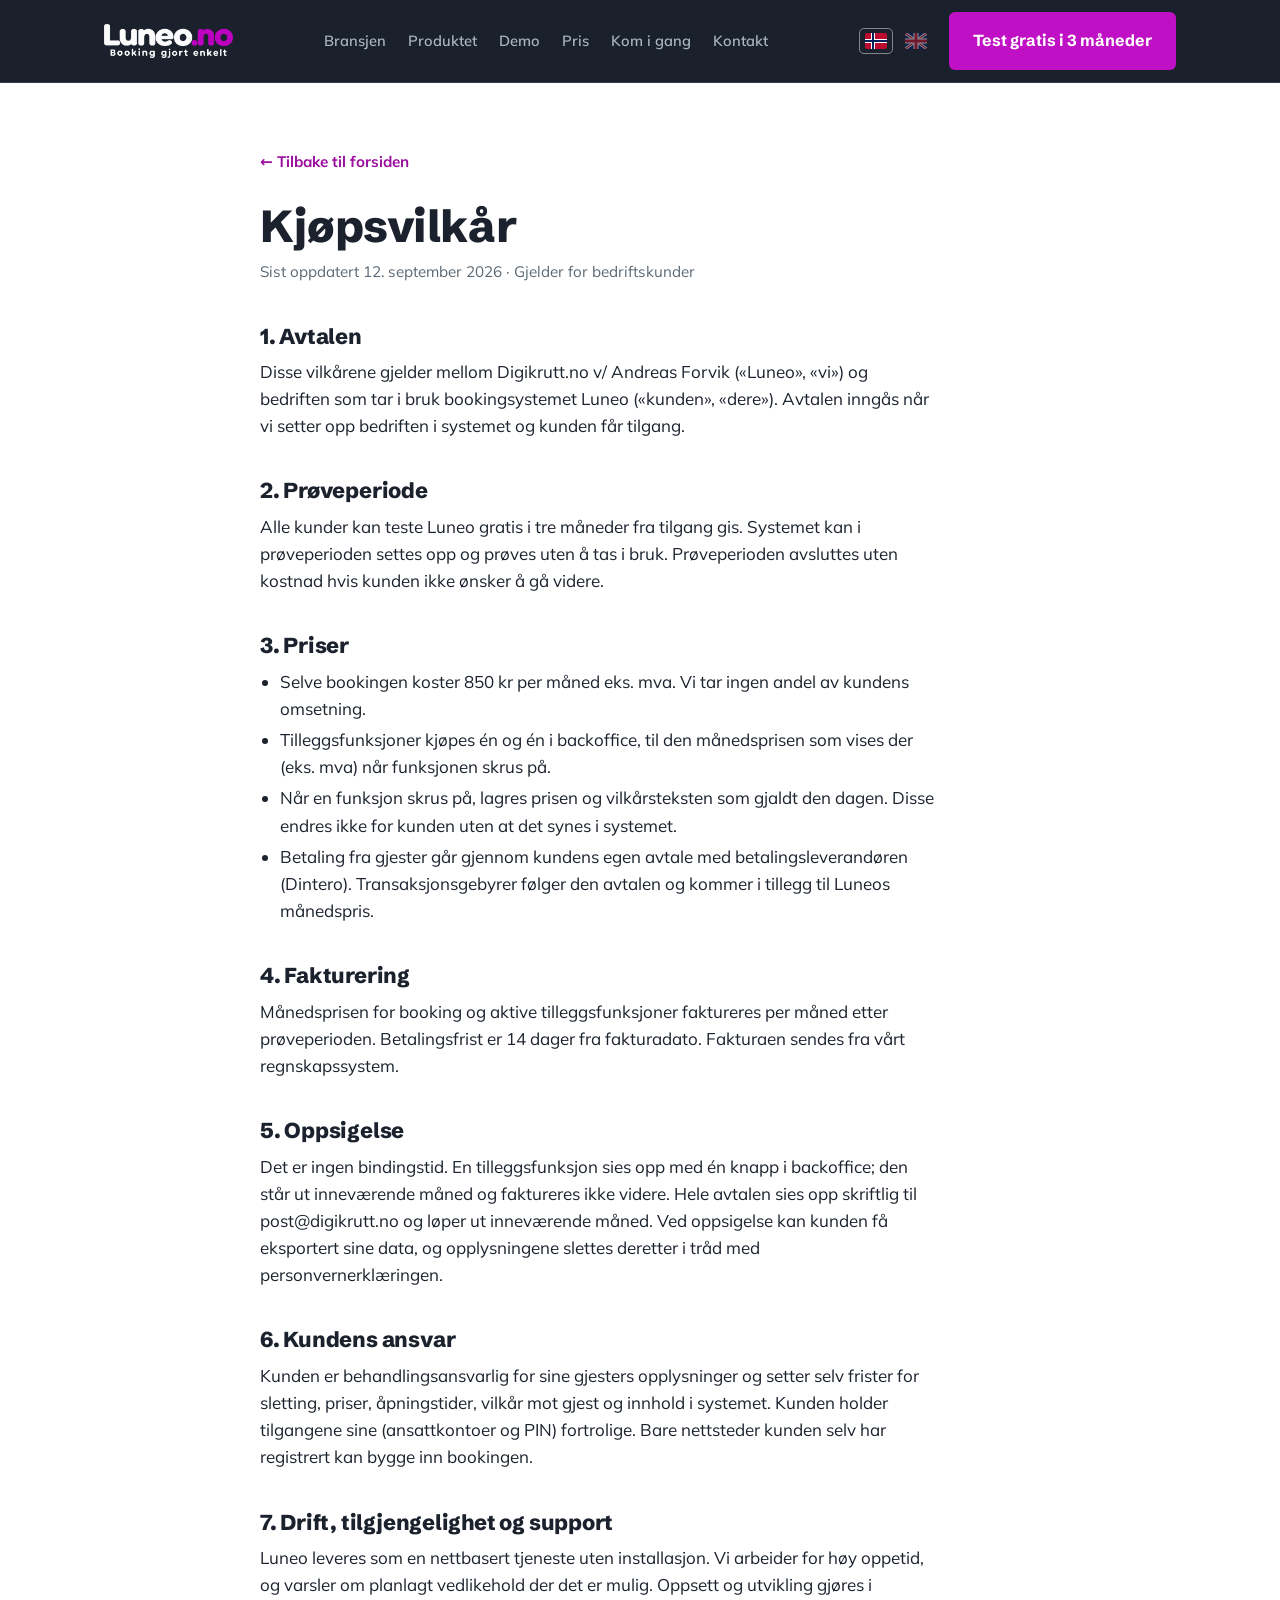
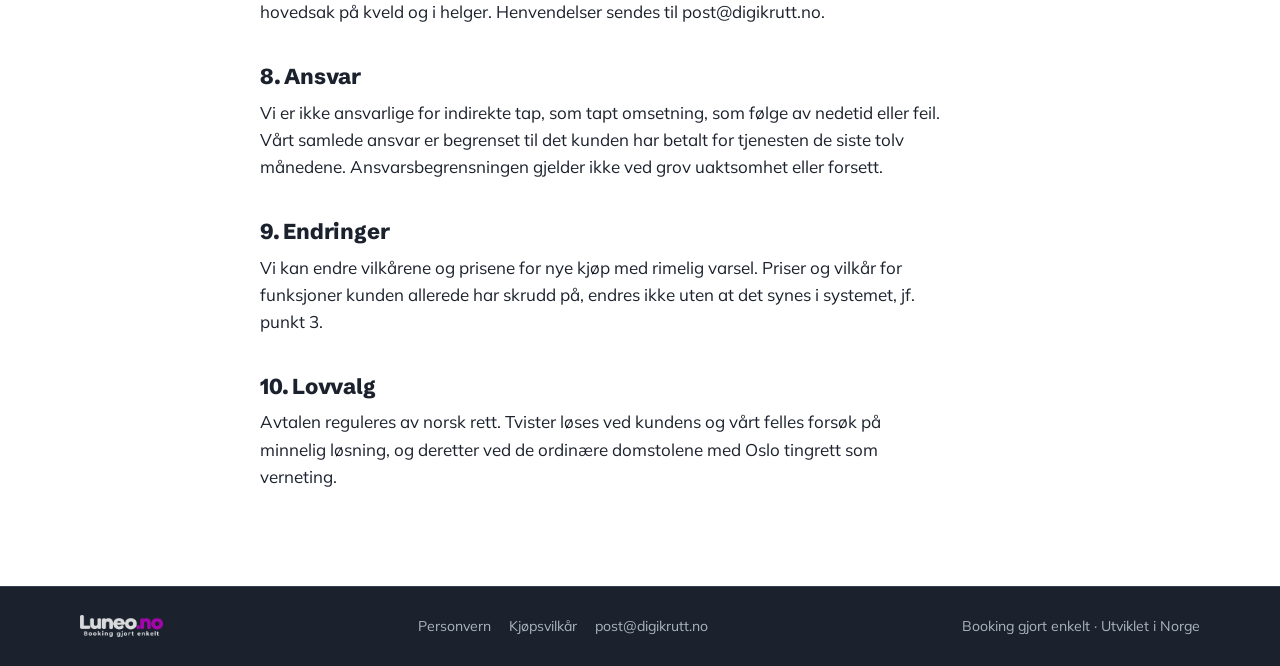
<file: kjopsvilkar.html>
<!doctype html>
<html lang="nb">
<head>
<meta charset="utf-8">
<meta name="viewport" content="width=device-width, initial-scale=1">
<title>Kjøpsvilkår – Luneo</title>
<meta name="description" content="Kjøpsvilkår for bedriftskunder av bookingsystemet Luneo.">
<link rel="canonical" href="https://luneo.no/kjopsvilkar.html">
<link rel="alternate" hreflang="nb" href="https://luneo.no/kjopsvilkar.html">
<link rel="alternate" hreflang="en" href="https://luneo.no/en/terms.html">
<link rel="alternate" hreflang="x-default" href="https://luneo.no/kjopsvilkar.html">
<meta property="og:title" content="Kjøpsvilkår – Luneo">
<meta property="og:description" content="Kjøpsvilkår for bedriftskunder av bookingsystemet Luneo.">
<meta property="og:type" content="website">
<meta property="og:url" content="https://luneo.no/kjopsvilkar.html">
<meta property="og:locale" content="nb_NO">
<meta name="theme-color" content="#1B222D">
<link rel="icon" type="image/svg+xml" href="favicon.svg">
<link rel="preconnect" href="https://fonts.googleapis.com">
<link rel="stylesheet" href="https://fonts.googleapis.com/css2?family=Schibsted+Grotesk:wght@500;700;800&family=Mulish:wght@400;600;700&display=swap">
<style>
  :root{
    --ink:#1B222D;        /* mørk grunn og sort skrift */
    --ink-2:#232C39;      /* løftet flate på mørk grunn */
    --ink-line:#34404E;   /* strek på mørk grunn */
    --white:#FFFFFF;
    --foam:#F5F0F6;       /* lys flate med et lite skjær av aksenten */
    --foam-line:#E2D8E4;
    --accent:#C010C5;     /* aksent – knapper, fyll, streker */
    --accent-dark:#9A0D9E;/* aksent-tekst på hvit grunn */
    --accent-tint:#E36BE7;/* aksent-tekst på mørk grunn */
    --muted-dark:#A9B6C0; /* dempet tekst på mørk grunn */
    --muted-light:#5B6873;/* dempet tekst på hvit grunn */
    --display:"Schibsted Grotesk",ui-sans-serif,system-ui,"Helvetica Neue",Arial,sans-serif;
    --body:"Mulish",ui-sans-serif,system-ui,"Helvetica Neue",Arial,sans-serif;
    --max:1120px;
    color-scheme: light;
  }
  *{box-sizing:border-box}
  html{scroll-behavior:smooth}
  @media (prefers-reduced-motion:reduce){html{scroll-behavior:auto}}
  body{
    margin:0;background:var(--ink);color:var(--white);
    font-family:var(--body);font-size:17px;line-height:1.6;
    -webkit-font-smoothing:antialiased;
  }
  h1,h2,h3{font-family:var(--display);line-height:1.08;margin:0;text-wrap:balance;letter-spacing:-.01em}
  h1{font-size:clamp(2.4rem,6vw,4.6rem);font-weight:800}
  h2{font-size:clamp(1.9rem,4vw,3rem);font-weight:800}
  h3{font-size:1.2rem;font-weight:700}
  p{margin:0}
  a{color:inherit}
  img{max-width:100%;display:block}
  ul{margin:0;padding:0;list-style:none}
  [hidden]{display:none!important}

  /* ---------- toppstripe ---------- */
  .top{
    position:sticky;top:0;z-index:20;
    background:rgba(27,34,45,.92);backdrop-filter:blur(10px);
    border-bottom:1px solid var(--ink-line);
  }
  .top .in{
    max-width:var(--max);margin:0 auto;padding:12px 24px;
    display:flex;align-items:center;justify-content:space-between;gap:16px;
  }
  .top img{height:34px;width:auto}
  .top nav{display:flex;gap:22px;font-size:.92rem;font-weight:600}
  .top nav a{text-decoration:none;color:var(--muted-dark)}
  .top nav a:hover,.top nav a:focus-visible{color:var(--white)}
  .top .right{display:flex;align-items:center;gap:16px}
  .top .lang{display:flex;gap:6px;align-items:center}
  .top .lang a{
    display:inline-flex;align-items:center;justify-content:center;width:34px;height:26px;border-radius:5px;
    opacity:.5;border:1px solid transparent;transition:opacity .15s ease,border-color .15s ease;
  }
  .top .lang a svg{width:22px;height:16px;display:block}
  .top .lang a:hover,.top .lang a:focus-visible{opacity:1}
  .top .lang a.active{opacity:1;border-color:rgba(255,255,255,.45)}
  @media (max-width:760px){.top nav:not(.lang){display:none}}
  @media (max-width:520px){.top .btn{padding:10px 12px;font-size:.85rem}}

  /* ---------- lysbilder ---------- */
  .slide{padding-block:clamp(64px,9vw,112px);padding-inline:24px}
  .slide.dark{background:var(--ink);color:var(--white)}
  .slide.light{background:var(--white);color:var(--ink)}
  .slide.foam{background:var(--foam);color:var(--ink)}
  .in{max-width:var(--max);margin:0 auto}
  .eyebrow{
    font-family:var(--display);font-weight:700;font-size:.8rem;
    letter-spacing:.14em;text-transform:uppercase;color:var(--accent-dark);
    display:flex;align-items:center;gap:12px;margin-bottom:22px;
  }
  .dark .eyebrow{color:var(--accent-tint)}
  .eyebrow::before{content:"";width:28px;height:2px;background:var(--accent)}
  .lead{font-size:clamp(1.1rem,1.6vw,1.3rem);max-width:60ch;line-height:1.55}
  .dark .lead{color:var(--muted-dark)}
  .light .lead,.foam .lead{color:var(--muted-light)}
  .dark .lead strong{color:var(--white);font-weight:700}
  .cols{display:grid;gap:clamp(28px,4vw,64px);grid-template-columns:minmax(0,5fr) minmax(0,7fr);align-items:start}
  @media (max-width:820px){.cols{grid-template-columns:1fr}}

  /* ---------- knapper ---------- */
  .btn{
    display:inline-flex;align-items:center;gap:10px;
    font-family:var(--display);font-weight:700;font-size:1rem;
    padding:14px 22px;border-radius:6px;text-decoration:none;
    border:2px solid transparent;transition:transform .15s ease,background .15s ease;
  }
  .btn:focus-visible{outline:3px solid var(--accent-tint);outline-offset:3px}
  .btn.primary{background:var(--accent);color:var(--white)}
  .btn.primary:hover{background:var(--accent-dark);transform:translateY(-1px)}
  .btn.ghost{border-color:rgba(255,255,255,.35);color:var(--white)}
  .btn.ghost:hover{border-color:var(--white)}
  .light .btn.ghost,.foam .btn.ghost{border-color:var(--ink);color:var(--ink)}

  /* ---------- hero med film ---------- */
  .hero{position:relative;overflow:hidden;padding-block:clamp(96px,14vw,180px);isolation:isolate}
  .hero .film{position:absolute;inset:0;z-index:-2;background:var(--ink)}
  .hero .film video{position:absolute;inset:0;width:100%;height:100%;object-fit:cover;pointer-events:none}
  .hero .shade{
    position:absolute;inset:0;z-index:-1;
    background:linear-gradient(90deg,rgba(27,34,45,.86) 0%,rgba(27,34,45,.66) 55%,rgba(27,34,45,.4) 100%);
  }
  .hero h1{max-width:21ch;text-shadow:0 2px 24px rgba(0,0,0,.35)}
  .hero .lead{margin-top:26px;color:#D6DEE5}
  .hero .cta{display:flex;flex-wrap:wrap;gap:14px;margin-top:40px}
  .fits{margin-top:64px;padding-top:28px;border-top:1px solid rgba(255,255,255,.18)}
  .fits .fits-label{
    display:flex;align-items:center;gap:12px;margin-bottom:16px;
    font-family:var(--display);font-weight:700;font-size:.8rem;letter-spacing:.14em;text-transform:uppercase;color:var(--accent-tint);
  }
  .fits .fits-label::before{content:"";width:28px;height:2px;background:var(--accent)}
  .fits ul{display:flex;flex-wrap:wrap;gap:10px}
  .fits li{
    font-family:var(--display);font-weight:700;font-size:1.05rem;color:var(--white);
    padding:10px 18px;border:1px solid rgba(255,255,255,.35);border-radius:999px;background:rgba(27,34,45,.45);
  }
  .fits .more{margin-top:14px;color:#D6DEE5;font-size:.95rem}

  /* ---------- bildebånd ---------- */
  .shots{
    display:grid;grid-template-columns:repeat(3,minmax(0,1fr));gap:2px;
    background:var(--ink-line);border-block:1px solid var(--ink-line);
  }
  .shot{position:relative;margin:0;overflow:hidden;aspect-ratio:4/3;background:var(--ink)}
  .shot img{width:100%;height:100%;object-fit:cover;display:block;transition:transform .7s cubic-bezier(.2,.7,.3,1),filter .4s ease;filter:saturate(.9)}
  .shot::after{
    content:"";position:absolute;inset:0;pointer-events:none;
    background:linear-gradient(180deg,rgba(27,34,45,0) 45%,rgba(27,34,45,.55) 72%,rgba(27,34,45,.92) 100%);
  }
  .shot figcaption{
    position:absolute;left:0;right:0;bottom:0;z-index:1;padding:20px 22px;
    display:flex;flex-direction:column;gap:2px;
  }
  .shot figcaption b{
    font-family:var(--display);font-weight:800;font-size:1.15rem;color:var(--white);
    display:flex;align-items:center;gap:10px;
  }
  .shot figcaption b::before{content:"";width:18px;height:3px;border-radius:2px;background:var(--accent);transition:width .4s ease}
  .shot figcaption span{color:#D6DEE5;font-size:.92rem}
  .shot:hover img,.shot:focus-within img{transform:scale(1.05);filter:none}
  .shot:hover figcaption b::before{width:42px}
  @media (prefers-reduced-motion:reduce){.shot img{transition:none}.shot:hover img{transform:none}}
  @media (max-width:760px){
    .shots{grid-template-columns:1fr}
    .shot{aspect-ratio:16/10}
  }

  /* ---------- fakta-stripe ---------- */
  .facts{display:grid;grid-template-columns:repeat(4,1fr);border-top:1px solid var(--ink-line)}
  .facts > div{padding:28px 24px 28px 0;border-right:1px solid var(--ink-line)}
  .facts > div:last-child{border-right:0}
  .facts > div + div{padding-left:24px}
  .facts b{display:block;font-family:var(--display);font-size:clamp(1.7rem,3vw,2.4rem);font-weight:800;line-height:1;margin-bottom:8px;font-variant-numeric:tabular-nums}
  .facts span{color:var(--muted-dark);font-size:.95rem}
  @media (max-width:900px){.facts{grid-template-columns:repeat(2,1fr)}.facts > div:nth-child(2){border-right:0}.facts > div:nth-child(3){padding-left:0}.facts > div:nth-child(-n+2){border-bottom:1px solid var(--ink-line)}}
  @media (max-width:520px){
    .facts{grid-template-columns:1fr}
    .facts > div{border-right:0;border-bottom:1px solid var(--ink-line);padding:20px 0}
    .facts > div + div{padding-left:0}
    .facts > div:last-child{border-bottom:0}
  }

  /* ---------- problemer ---------- */
  .problems{display:grid;gap:0}
  .problem{
    display:grid;grid-template-columns:auto 1fr;gap:20px;
    padding:26px 0;border-top:1px solid var(--foam-line);
  }
  .problem:last-child{border-bottom:1px solid var(--foam-line)}
  .problem .mark{
    width:44px;height:44px;border-radius:50%;background:var(--foam);
    display:grid;place-items:center;color:var(--accent-dark);flex:none;
  }
  .problem .mark svg{width:22px;height:22px}
  .problem h3{margin-bottom:8px}
  .problem p{color:var(--muted-light)}

  /* ---------- tre flater ---------- */
  .surfaces{display:grid;grid-template-columns:repeat(3,1fr);gap:18px;margin-top:44px}
  .surface{
    background:var(--ink-2);border:1px solid var(--ink-line);border-radius:10px;
    padding:26px 24px 28px;display:flex;flex-direction:column;gap:12px;
  }
  .surface .who{font-size:.8rem;letter-spacing:.12em;text-transform:uppercase;color:var(--accent-tint);font-weight:700;font-family:var(--display)}
  .surface p{color:var(--muted-dark)}
  .surface ul{display:flex;flex-wrap:wrap;gap:8px;margin-top:6px}
  .surface li{font-size:.85rem;padding:5px 10px;border-radius:999px;border:1px solid var(--ink-line);color:var(--muted-dark)}
  @media (max-width:820px){.surfaces{grid-template-columns:1fr}}
  .duo{
    margin-top:40px;display:grid;grid-template-columns:minmax(0,1fr) minmax(0,1fr);gap:32px;align-items:start;
    border-top:1px solid var(--ink-line);padding-top:40px;
  }
  .duo h3{margin-bottom:10px}
  .duo p{color:var(--muted-dark)}
  .duo pre{
    margin:0;background:#0F141B;border:1px solid var(--ink-line);border-radius:8px;
    padding:18px 20px;font:.85rem/1.6 ui-monospace,SFMono-Regular,Menlo,Consolas,monospace;
    color:#C9D6DE;overflow-x:auto;
  }
  .duo pre .t{color:var(--accent-tint)}
  .duo pre .a{color:#8FC7D3}
  @media (max-width:820px){.duo{grid-template-columns:1fr}}
  .pay{display:flex;flex-wrap:wrap;gap:8px;margin-top:14px}
  .pay li{font-family:var(--display);font-weight:700;font-size:.9rem;padding:8px 14px;border-radius:6px;background:var(--ink-2);border:1px solid var(--ink-line)}

  /* ---------- argumenter ---------- */
  .args{display:grid;grid-template-columns:repeat(3,1fr);gap:0 40px;margin-top:36px}
  .arg{padding:22px 0;border-top:1px solid var(--foam-line)}
  .arg h3{margin-bottom:6px;font-size:1.1rem}
  .arg p{color:var(--muted-light);font-size:.97rem}
  .arg .log{
    margin-top:10px;display:inline-block;font:.8rem/1.5 ui-monospace,SFMono-Regular,Menlo,Consolas,monospace;
    background:var(--white);color:var(--ink);padding:6px 10px;border-radius:5px;border:1px solid var(--foam-line);
  }
  @media (max-width:900px){.args{grid-template-columns:repeat(2,1fr)}}
  @media (max-width:600px){.args{grid-template-columns:1fr}}

  /* ---------- demo ----------
     Den lille setningen under «ting verdt å prøve». Den sier at demoen ikke
     sender e-post, og det er det viktigste avsnittet på hele siden for den som
     lurer på om det er trygt å klikke. Derfor en tydelig ramme rundt, ikke bare
     mindre skrift. */
  .demo-note{
    margin-top:36px;max-width:78ch;padding:16px 20px;
    border-left:3px solid var(--accent);background:var(--foam);
    border-radius:0 8px 8px 0;color:var(--muted-light);font-size:.97rem;line-height:1.6;
  }
  .demo-note b{color:var(--ink)}

  /* ---------- pris ---------- */
  .price-head{display:grid;grid-template-columns:minmax(0,1fr) auto;gap:32px;align-items:end}
  .bigprice{font-family:var(--display);font-weight:800;line-height:.9;font-variant-numeric:tabular-nums;text-align:right}
  .bigprice .n{font-size:clamp(4.5rem,12vw,9rem);letter-spacing:-.03em}
  .bigprice .u{display:block;font-size:1.05rem;color:var(--muted-dark);font-weight:700;margin-top:10px;letter-spacing:0}
  @media (max-width:820px){.price-head{grid-template-columns:1fr}.bigprice{text-align:left}}
  .promises{display:grid;grid-template-columns:repeat(3,1fr);gap:18px;margin-top:48px}
  .promise{border-top:2px solid var(--accent);padding-top:16px}
  .promise b{display:block;font-family:var(--display);font-size:1.15rem;margin-bottom:6px}
  .promise p{color:var(--muted-dark);font-size:.97rem}
  @media (max-width:820px){.promises{grid-template-columns:1fr}}

  /* ---------- kalkulator ---------- */
  .builder{display:grid;grid-template-columns:minmax(0,8fr) minmax(0,4fr);gap:36px;margin-top:56px;align-items:start}
  @media (max-width:960px){.builder{grid-template-columns:1fr}}
  .group-title{
    font-family:var(--display);font-weight:700;font-size:.8rem;letter-spacing:.14em;text-transform:uppercase;
    color:var(--muted-dark);margin:0 0 14px;
  }
  .included{display:grid;grid-template-columns:repeat(2,minmax(0,1fr));gap:10px}
  .included li{
    display:flex;gap:10px;align-items:flex-start;min-width:0;
    background:var(--ink-2);border:1px solid var(--ink-line);border-radius:8px;padding:14px 16px;
  }
  .included li > div{min-width:0}
  .included .name{font-family:var(--display);font-weight:700;font-size:.98rem;line-height:1.25}
  .included .desc{color:var(--muted-dark);font-size:.86rem;margin-top:3px;line-height:1.45;overflow-wrap:anywhere}
  .tick{width:20px;height:20px;border-radius:50%;background:var(--accent);color:var(--white);display:grid;place-items:center;flex:none;margin-top:1px}
  .tick svg{width:12px;height:12px}
  @media (max-width:480px){.included{grid-template-columns:1fr}}

  .addons{margin-top:32px}
  .addons ul{display:grid;grid-template-columns:repeat(2,minmax(0,1fr));gap:10px}
  @media (max-width:640px){.addons ul{grid-template-columns:1fr}}
  .feat{
    display:grid;grid-template-columns:auto 1fr;gap:12px 12px;align-items:start;
    background:var(--ink-2);border:1px solid var(--ink-line);border-radius:8px;padding:14px 16px;
    transition:border-color .15s ease;
  }
  .feat.on{border-color:var(--accent)}
  .feat{cursor:pointer}
  .feat:hover{border-color:rgba(227,107,231,.55)}
  .feat .head{display:flex;justify-content:space-between;gap:10px;align-items:baseline}
  .feat .name{font-family:var(--display);font-weight:700;font-size:1rem;cursor:pointer}
  .feat .desc{color:var(--muted-dark);font-size:.86rem;margin-top:4px;line-height:1.45}
  .feat .price{font-family:var(--display);font-weight:700;font-variant-numeric:tabular-nums;white-space:nowrap;font-size:.95rem}
  .feat.on .price{color:var(--accent-tint)}
  .toggle{position:relative;width:42px;height:24px;margin-top:1px;flex:none}
  .toggle input{position:absolute;inset:0;opacity:0;margin:0;cursor:pointer;width:100%;height:100%}
  .toggle .track{position:absolute;inset:0;border-radius:999px;background:var(--ink-line);transition:background .15s ease}
  .toggle .track::after{content:"";position:absolute;top:3px;left:3px;width:18px;height:18px;border-radius:50%;background:var(--white);transition:transform .15s ease}
  .toggle input:checked + .track{background:var(--accent)}
  .toggle input:checked + .track::after{transform:translateX(18px)}
  .toggle input:focus-visible + .track{outline:3px solid var(--accent-tint);outline-offset:2px}
  .custom{
    margin-top:14px;padding:16px 18px;border:1px dashed var(--ink-line);border-radius:8px;
    color:var(--muted-dark);font-size:.95rem;display:flex;gap:12px;align-items:flex-start;
  }
  .custom b{color:var(--white);font-family:var(--display)}

  .summary{
    position:sticky;top:80px;
    background:var(--ink-2);border:1px solid var(--ink-line);border-radius:12px;padding:26px;
  }
  .summary .group-title{color:var(--accent-tint)}
  .summary .total{font-family:var(--display);font-weight:800;font-variant-numeric:tabular-nums;line-height:1;letter-spacing:-.02em;font-size:clamp(3rem,6vw,4.2rem)}
  .summary .total small{font-size:1rem;font-weight:700;color:var(--muted-dark);letter-spacing:0;margin-left:6px}
  .summary .vat{margin-top:6px;font-size:.85rem;color:var(--muted-dark)}
  .summary .lines{margin-top:18px;border-top:1px solid var(--ink-line)}
  .summary .lines li{display:flex;justify-content:space-between;gap:12px;padding:8px 0;border-bottom:1px solid var(--ink-line);font-size:.93rem;font-variant-numeric:tabular-nums}
  .summary .lines li span:last-child{font-weight:700;font-family:var(--display)}
  .summary .lines li.base span:first-child{font-weight:700}
  .summary .trial{
    margin-top:18px;display:flex;gap:12px;align-items:flex-start;
    background:rgba(192,16,197,.12);border:1px solid rgba(227,107,231,.4);border-radius:8px;padding:14px 16px;font-size:.93rem;
  }
  .summary .trial b{color:var(--accent-tint)}
  .summary .btn{margin-top:18px;width:100%;justify-content:center}
  .summary .note{margin-top:12px;font-size:.83rem;color:var(--muted-dark)}

  /* ---------- kom i gang ---------- */
  .steps{display:grid;grid-template-columns:repeat(4,1fr);gap:24px;margin-top:44px;counter-reset:step}
  .step{border-top:2px solid var(--ink);padding-top:18px;counter-increment:step}
  .step::before{content:counter(step);display:block;font-family:var(--display);font-weight:800;font-size:2rem;color:var(--accent-dark);line-height:1;margin-bottom:12px}
  .step h3{margin-bottom:8px;font-size:1.1rem}
  .step p{color:var(--muted-light);font-size:.97rem}
  .step code{font:.9em ui-monospace,SFMono-Regular,Menlo,Consolas,monospace;background:var(--white);padding:2px 6px;border-radius:4px;border:1px solid var(--foam-line)}
  @media (max-width:900px){.steps{grid-template-columns:repeat(2,1fr)}}
  @media (max-width:520px){.steps{grid-template-columns:1fr}}
  .extras{display:grid;grid-template-columns:repeat(2,1fr);gap:18px;margin-top:44px}
  .extra{background:var(--white);border:1px solid var(--foam-line);border-radius:10px;padding:24px}
  .extra h3{margin-bottom:8px}
  .extra p{color:var(--muted-light)}
  .extra a{color:var(--accent-dark);font-weight:700;text-decoration:none;border-bottom:2px solid var(--foam-line)}
  @media (max-width:760px){.extras{grid-template-columns:1fr}}

  /* ---------- kontakt / om ---------- */
  .about{display:grid;grid-template-columns:minmax(0,7fr) minmax(0,5fr);gap:48px;align-items:start}
  @media (max-width:820px){.about{grid-template-columns:1fr}}
  .about .lead{margin-top:22px}
  .contact{background:var(--ink-2);border:1px solid var(--ink-line);border-radius:12px;padding:28px}
  .contact h3{margin-bottom:6px}
  .contact p{color:var(--muted-dark)}
  .contact .btn{margin-top:22px}
  .contact .meta{margin-top:22px;padding-top:18px;border-top:1px solid var(--ink-line);font-size:.92rem;display:grid;gap:6px}
  .contact .meta a{color:var(--white);text-decoration:none;border-bottom:1px solid var(--accent)}
  .bak{margin-top:56px;padding-top:28px;border-top:1px solid var(--ink-line);color:var(--muted-dark);max-width:70ch;font-size:.97rem}
  .bak a{color:var(--white);text-decoration:none;border-bottom:1px solid var(--accent)}

  footer{background:var(--ink);color:var(--muted-dark);border-top:1px solid var(--ink-line);padding:28px 24px;font-size:.88rem}
  footer .in{display:flex;flex-wrap:wrap;justify-content:space-between;gap:12px 24px;align-items:center}
  footer img{height:22px;width:auto;opacity:.85}
  footer nav{display:flex;gap:18px;flex-wrap:wrap}
  footer nav a{text-decoration:none;color:var(--muted-dark)}
  footer nav a:hover,footer nav a:focus-visible{color:var(--white)}

  /* ---------- juridiske sider ---------- */
  .legal{background:var(--white);color:var(--ink);padding-block:64px 96px;padding-inline:24px}
  .legal .in{max-width:760px}
  .legal .back{display:inline-flex;gap:8px;align-items:center;text-decoration:none;color:var(--accent-dark);font-weight:700;font-size:.95rem;margin-bottom:28px}
  .legal h1{font-size:clamp(2rem,4vw,2.8rem)}
  .legal .meta{color:var(--muted-light);margin-top:10px;font-size:.95rem}
  .legal h2{font-size:1.35rem;margin-top:40px;margin-bottom:10px}
  .legal p{margin-top:10px;max-width:68ch}
  .legal ul{margin-top:10px;padding-left:20px;list-style:disc;max-width:68ch}
  .legal li{margin-top:4px}
  .legal a{color:var(--accent-dark)}
</style>
</head>
<body>
<header class="top">
  <div class="in">
    <a href="index.html" aria-label="Luneo – til toppen"><img src="img/luneo-logo-hvit.webp" alt="Luneo.no – Booking gjort enkelt"></a>
    <nav aria-label="Seksjoner">
      <a href="index.html#bransjen">Bransjen</a>
      <a href="index.html#produktet">Produktet</a>
      <a href="index.html#demo">Demo</a>
      <a href="index.html#pris">Pris</a>
      <a href="index.html#igang">Kom i gang</a>
      <a href="index.html#kontakt">Kontakt</a>
    </nav>
    <div class="right">
      <nav class="lang" aria-label="Språk">
        <a class="active" href="kjopsvilkar.html" lang="nb" aria-label="Norsk" title="Norsk" aria-current="true"><svg viewBox="0 0 22 16" aria-hidden="true"><rect width="22" height="16" rx="2" fill="#BA0C2F"/><rect x="6" width="4" height="16" fill="#fff"/><rect y="6" width="22" height="4" fill="#fff"/><rect x="7" width="2" height="16" fill="#00205B"/><rect y="7" width="22" height="2" fill="#00205B"/></svg></a>
        <a href="en/terms.html" lang="en" aria-label="English" title="English"><svg viewBox="0 0 22 16" aria-hidden="true"><rect width="22" height="16" rx="2" fill="#012169"/><path d="M0 0L22 16M22 0L0 16" stroke="#fff" stroke-width="3"/><path d="M0 0L22 16M22 0L0 16" stroke="#C8102E" stroke-width="1.2"/><rect x="8.5" width="5" height="16" fill="#fff"/><rect y="5.5" width="22" height="5" fill="#fff"/><rect x="9.5" width="3" height="16" fill="#C8102E"/><rect y="6.5" width="22" height="3" fill="#C8102E"/></svg></a>
      </nav>
      <a class="btn primary" href="mailto:post@digikrutt.no?subject=Luneo%20%E2%80%93%20test%20i%203%20m%C3%A5neder">Test gratis i 3 måneder</a>
    </div>
  </div>
</header>

<section class="legal" id="kjopsvilkar" data-title="Kjøpsvilkår – Luneo">
  <div class="in">
    <a class="back" href="index.html">← Tilbake til forsiden</a>
    <h1>Kjøpsvilkår</h1>
    <p class="meta">Sist oppdatert 12. september 2026 · Gjelder for bedriftskunder</p>

    <h2>1. Avtalen</h2>
    <p>Disse vilkårene gjelder mellom Digikrutt.no v/ Andreas Forvik («Luneo», «vi») og bedriften som tar i bruk bookingsystemet Luneo («kunden», «dere»). Avtalen inngås når vi setter opp bedriften i systemet og kunden får tilgang.</p>

    <h2>2. Prøveperiode</h2>
    <p>Alle kunder kan teste Luneo gratis i tre måneder fra tilgang gis. Systemet kan i prøveperioden settes opp og prøves uten å tas i bruk. Prøveperioden avsluttes uten kostnad hvis kunden ikke ønsker å gå videre.</p>

    <h2>3. Priser</h2>
    <ul>
      <li>Selve bookingen koster 850 kr per måned eks. mva. Vi tar ingen andel av kundens omsetning.</li>
      <li>Tilleggsfunksjoner kjøpes én og én i backoffice, til den månedsprisen som vises der (eks. mva) når funksjonen skrus på.</li>
      <li>Når en funksjon skrus på, lagres prisen og vilkårsteksten som gjaldt den dagen. Disse endres ikke for kunden uten at det synes i systemet.</li>
      <li>Betaling fra gjester går gjennom kundens egen avtale med betalingsleverandøren (Dintero). Transaksjonsgebyrer følger den avtalen og kommer i tillegg til Luneos månedspris.</li>
    </ul>

    <h2>4. Fakturering</h2>
    <p>Månedsprisen for booking og aktive tilleggsfunksjoner faktureres per måned etter prøveperioden. Betalingsfrist er 14 dager fra fakturadato. Fakturaen sendes fra vårt regnskapssystem.</p>

    <h2>5. Oppsigelse</h2>
    <p>Det er ingen bindingstid. En tilleggsfunksjon sies opp med én knapp i backoffice; den står ut inneværende måned og faktureres ikke videre. Hele avtalen sies opp skriftlig til post@digikrutt.no og løper ut inneværende måned. Ved oppsigelse kan kunden få eksportert sine data, og opplysningene slettes deretter i tråd med personvernerklæringen.</p>

    <h2>6. Kundens ansvar</h2>
    <p>Kunden er behandlingsansvarlig for sine gjesters opplysninger og setter selv frister for sletting, priser, åpningstider, vilkår mot gjest og innhold i systemet. Kunden holder tilgangene sine (ansattkontoer og PIN) fortrolige. Bare nettsteder kunden selv har registrert kan bygge inn bookingen.</p>

    <h2>7. Drift, tilgjengelighet og support</h2>
    <p>Luneo leveres som en nettbasert tjeneste uten installasjon. Vi arbeider for høy oppetid, og varsler om planlagt vedlikehold der det er mulig. Oppsett og utvikling gjøres i hovedsak på kveld og i helger. Henvendelser sendes til post@digikrutt.no.</p>

    <h2>8. Ansvar</h2>
    <p>Vi er ikke ansvarlige for indirekte tap, som tapt omsetning, som følge av nedetid eller feil. Vårt samlede ansvar er begrenset til det kunden har betalt for tjenesten de siste tolv månedene. Ansvarsbegrensningen gjelder ikke ved grov uaktsomhet eller forsett.</p>

    <h2>9. Endringer</h2>
    <p>Vi kan endre vilkårene og prisene for nye kjøp med rimelig varsel. Priser og vilkår for funksjoner kunden allerede har skrudd på, endres ikke uten at det synes i systemet, jf. punkt 3.</p>

    <h2>10. Lovvalg</h2>
    <p>Avtalen reguleres av norsk rett. Tvister løses ved kundens og vårt felles forsøk på minnelig løsning, og deretter ved de ordinære domstolene med Oslo tingrett som verneting.</p>
  </div>
</section><footer>
  <div class="in">
    <img src="img/luneo-logo-hvit.webp" alt="Luneo.no">
    <nav aria-label="Juridisk">
      <a href="personvern.html">Personvern</a>
      <a href="kjopsvilkar.html">Kjøpsvilkår</a>
      <a href="mailto:post@digikrutt.no">post@digikrutt.no</a>
    </nav>
    <span>Booking gjort enkelt · Utviklet i Norge</span>
  </div>
</footer>


</body>
</html>
</file>
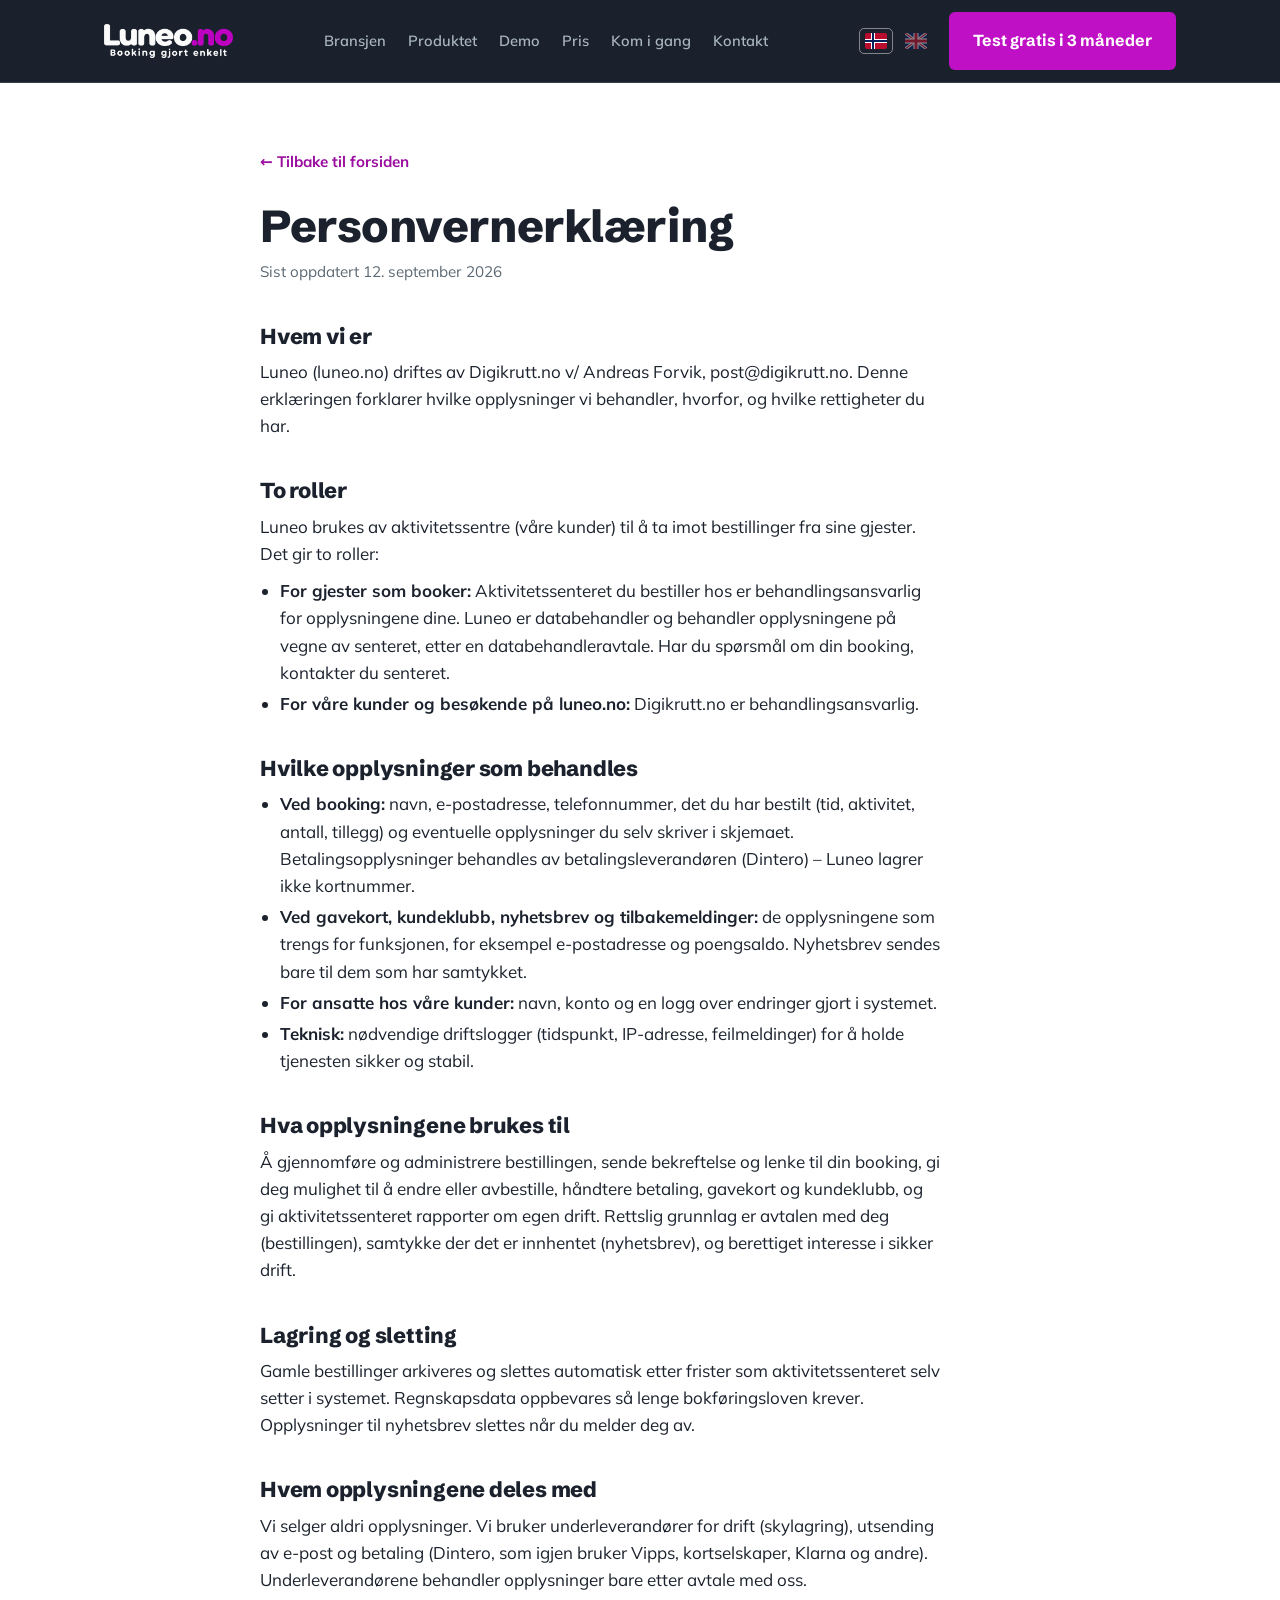
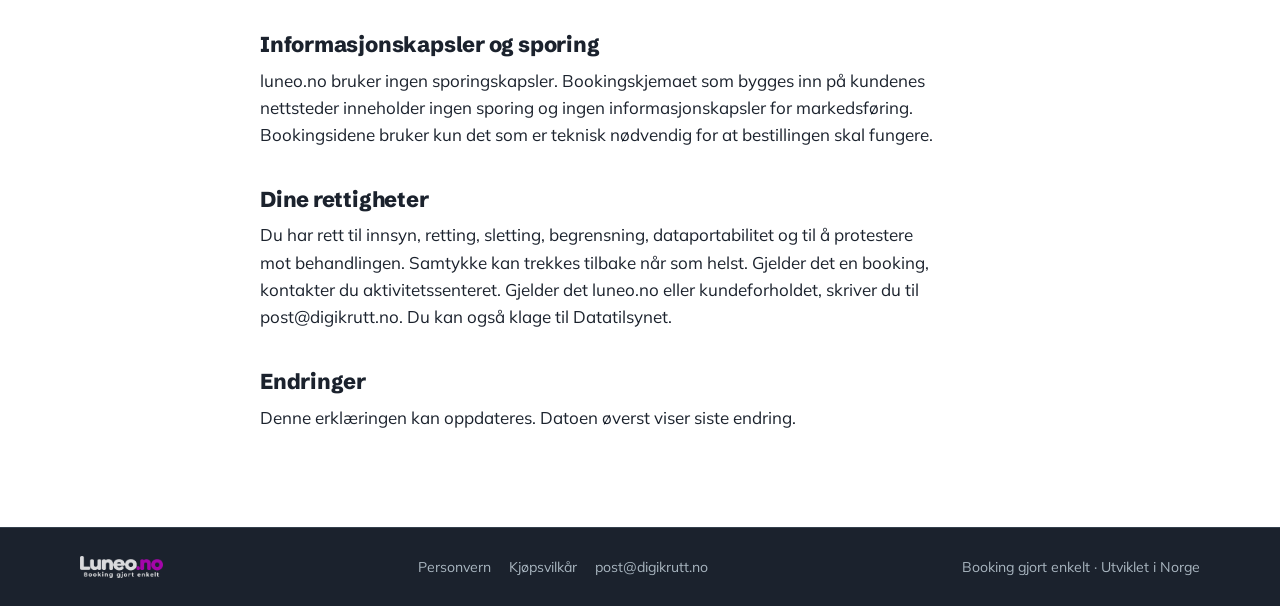
<file: personvern.html>
<!doctype html>
<html lang="nb">
<head>
<meta charset="utf-8">
<meta name="viewport" content="width=device-width, initial-scale=1">
<title>Personvern – Luneo</title>
<meta name="description" content="Personvernerklæring for bookingsystemet Luneo og luneo.no.">
<link rel="canonical" href="https://luneo.no/personvern.html">
<link rel="alternate" hreflang="nb" href="https://luneo.no/personvern.html">
<link rel="alternate" hreflang="en" href="https://luneo.no/en/privacy.html">
<link rel="alternate" hreflang="x-default" href="https://luneo.no/personvern.html">
<meta property="og:title" content="Personvern – Luneo">
<meta property="og:description" content="Personvernerklæring for bookingsystemet Luneo og luneo.no.">
<meta property="og:type" content="website">
<meta property="og:url" content="https://luneo.no/personvern.html">
<meta property="og:locale" content="nb_NO">
<meta name="theme-color" content="#1B222D">
<link rel="icon" type="image/svg+xml" href="favicon.svg">
<link rel="preconnect" href="https://fonts.googleapis.com">
<link rel="stylesheet" href="https://fonts.googleapis.com/css2?family=Schibsted+Grotesk:wght@500;700;800&family=Mulish:wght@400;600;700&display=swap">
<style>
  :root{
    --ink:#1B222D;        /* mørk grunn og sort skrift */
    --ink-2:#232C39;      /* løftet flate på mørk grunn */
    --ink-line:#34404E;   /* strek på mørk grunn */
    --white:#FFFFFF;
    --foam:#F5F0F6;       /* lys flate med et lite skjær av aksenten */
    --foam-line:#E2D8E4;
    --accent:#C010C5;     /* aksent – knapper, fyll, streker */
    --accent-dark:#9A0D9E;/* aksent-tekst på hvit grunn */
    --accent-tint:#E36BE7;/* aksent-tekst på mørk grunn */
    --muted-dark:#A9B6C0; /* dempet tekst på mørk grunn */
    --muted-light:#5B6873;/* dempet tekst på hvit grunn */
    --display:"Schibsted Grotesk",ui-sans-serif,system-ui,"Helvetica Neue",Arial,sans-serif;
    --body:"Mulish",ui-sans-serif,system-ui,"Helvetica Neue",Arial,sans-serif;
    --max:1120px;
    color-scheme: light;
  }
  *{box-sizing:border-box}
  html{scroll-behavior:smooth}
  @media (prefers-reduced-motion:reduce){html{scroll-behavior:auto}}
  body{
    margin:0;background:var(--ink);color:var(--white);
    font-family:var(--body);font-size:17px;line-height:1.6;
    -webkit-font-smoothing:antialiased;
  }
  h1,h2,h3{font-family:var(--display);line-height:1.08;margin:0;text-wrap:balance;letter-spacing:-.01em}
  h1{font-size:clamp(2.4rem,6vw,4.6rem);font-weight:800}
  h2{font-size:clamp(1.9rem,4vw,3rem);font-weight:800}
  h3{font-size:1.2rem;font-weight:700}
  p{margin:0}
  a{color:inherit}
  img{max-width:100%;display:block}
  ul{margin:0;padding:0;list-style:none}
  [hidden]{display:none!important}

  /* ---------- toppstripe ---------- */
  .top{
    position:sticky;top:0;z-index:20;
    background:rgba(27,34,45,.92);backdrop-filter:blur(10px);
    border-bottom:1px solid var(--ink-line);
  }
  .top .in{
    max-width:var(--max);margin:0 auto;padding:12px 24px;
    display:flex;align-items:center;justify-content:space-between;gap:16px;
  }
  .top img{height:34px;width:auto}
  .top nav{display:flex;gap:22px;font-size:.92rem;font-weight:600}
  .top nav a{text-decoration:none;color:var(--muted-dark)}
  .top nav a:hover,.top nav a:focus-visible{color:var(--white)}
  .top .right{display:flex;align-items:center;gap:16px}
  .top .lang{display:flex;gap:6px;align-items:center}
  .top .lang a{
    display:inline-flex;align-items:center;justify-content:center;width:34px;height:26px;border-radius:5px;
    opacity:.5;border:1px solid transparent;transition:opacity .15s ease,border-color .15s ease;
  }
  .top .lang a svg{width:22px;height:16px;display:block}
  .top .lang a:hover,.top .lang a:focus-visible{opacity:1}
  .top .lang a.active{opacity:1;border-color:rgba(255,255,255,.45)}
  @media (max-width:760px){.top nav:not(.lang){display:none}}
  @media (max-width:520px){.top .btn{padding:10px 12px;font-size:.85rem}}

  /* ---------- lysbilder ---------- */
  .slide{padding-block:clamp(64px,9vw,112px);padding-inline:24px}
  .slide.dark{background:var(--ink);color:var(--white)}
  .slide.light{background:var(--white);color:var(--ink)}
  .slide.foam{background:var(--foam);color:var(--ink)}
  .in{max-width:var(--max);margin:0 auto}
  .eyebrow{
    font-family:var(--display);font-weight:700;font-size:.8rem;
    letter-spacing:.14em;text-transform:uppercase;color:var(--accent-dark);
    display:flex;align-items:center;gap:12px;margin-bottom:22px;
  }
  .dark .eyebrow{color:var(--accent-tint)}
  .eyebrow::before{content:"";width:28px;height:2px;background:var(--accent)}
  .lead{font-size:clamp(1.1rem,1.6vw,1.3rem);max-width:60ch;line-height:1.55}
  .dark .lead{color:var(--muted-dark)}
  .light .lead,.foam .lead{color:var(--muted-light)}
  .dark .lead strong{color:var(--white);font-weight:700}
  .cols{display:grid;gap:clamp(28px,4vw,64px);grid-template-columns:minmax(0,5fr) minmax(0,7fr);align-items:start}
  @media (max-width:820px){.cols{grid-template-columns:1fr}}

  /* ---------- knapper ---------- */
  .btn{
    display:inline-flex;align-items:center;gap:10px;
    font-family:var(--display);font-weight:700;font-size:1rem;
    padding:14px 22px;border-radius:6px;text-decoration:none;
    border:2px solid transparent;transition:transform .15s ease,background .15s ease;
  }
  .btn:focus-visible{outline:3px solid var(--accent-tint);outline-offset:3px}
  .btn.primary{background:var(--accent);color:var(--white)}
  .btn.primary:hover{background:var(--accent-dark);transform:translateY(-1px)}
  .btn.ghost{border-color:rgba(255,255,255,.35);color:var(--white)}
  .btn.ghost:hover{border-color:var(--white)}
  .light .btn.ghost,.foam .btn.ghost{border-color:var(--ink);color:var(--ink)}

  /* ---------- hero med film ---------- */
  .hero{position:relative;overflow:hidden;padding-block:clamp(96px,14vw,180px);isolation:isolate}
  .hero .film{position:absolute;inset:0;z-index:-2;background:var(--ink)}
  .hero .film video{position:absolute;inset:0;width:100%;height:100%;object-fit:cover;pointer-events:none}
  .hero .shade{
    position:absolute;inset:0;z-index:-1;
    background:linear-gradient(90deg,rgba(27,34,45,.86) 0%,rgba(27,34,45,.66) 55%,rgba(27,34,45,.4) 100%);
  }
  .hero h1{max-width:21ch;text-shadow:0 2px 24px rgba(0,0,0,.35)}
  .hero .lead{margin-top:26px;color:#D6DEE5}
  .hero .cta{display:flex;flex-wrap:wrap;gap:14px;margin-top:40px}
  .fits{margin-top:64px;padding-top:28px;border-top:1px solid rgba(255,255,255,.18)}
  .fits .fits-label{
    display:flex;align-items:center;gap:12px;margin-bottom:16px;
    font-family:var(--display);font-weight:700;font-size:.8rem;letter-spacing:.14em;text-transform:uppercase;color:var(--accent-tint);
  }
  .fits .fits-label::before{content:"";width:28px;height:2px;background:var(--accent)}
  .fits ul{display:flex;flex-wrap:wrap;gap:10px}
  .fits li{
    font-family:var(--display);font-weight:700;font-size:1.05rem;color:var(--white);
    padding:10px 18px;border:1px solid rgba(255,255,255,.35);border-radius:999px;background:rgba(27,34,45,.45);
  }
  .fits .more{margin-top:14px;color:#D6DEE5;font-size:.95rem}

  /* ---------- bildebånd ---------- */
  .shots{
    display:grid;grid-template-columns:repeat(3,minmax(0,1fr));gap:2px;
    background:var(--ink-line);border-block:1px solid var(--ink-line);
  }
  .shot{position:relative;margin:0;overflow:hidden;aspect-ratio:4/3;background:var(--ink)}
  .shot img{width:100%;height:100%;object-fit:cover;display:block;transition:transform .7s cubic-bezier(.2,.7,.3,1),filter .4s ease;filter:saturate(.9)}
  .shot::after{
    content:"";position:absolute;inset:0;pointer-events:none;
    background:linear-gradient(180deg,rgba(27,34,45,0) 45%,rgba(27,34,45,.55) 72%,rgba(27,34,45,.92) 100%);
  }
  .shot figcaption{
    position:absolute;left:0;right:0;bottom:0;z-index:1;padding:20px 22px;
    display:flex;flex-direction:column;gap:2px;
  }
  .shot figcaption b{
    font-family:var(--display);font-weight:800;font-size:1.15rem;color:var(--white);
    display:flex;align-items:center;gap:10px;
  }
  .shot figcaption b::before{content:"";width:18px;height:3px;border-radius:2px;background:var(--accent);transition:width .4s ease}
  .shot figcaption span{color:#D6DEE5;font-size:.92rem}
  .shot:hover img,.shot:focus-within img{transform:scale(1.05);filter:none}
  .shot:hover figcaption b::before{width:42px}
  @media (prefers-reduced-motion:reduce){.shot img{transition:none}.shot:hover img{transform:none}}
  @media (max-width:760px){
    .shots{grid-template-columns:1fr}
    .shot{aspect-ratio:16/10}
  }

  /* ---------- fakta-stripe ---------- */
  .facts{display:grid;grid-template-columns:repeat(4,1fr);border-top:1px solid var(--ink-line)}
  .facts > div{padding:28px 24px 28px 0;border-right:1px solid var(--ink-line)}
  .facts > div:last-child{border-right:0}
  .facts > div + div{padding-left:24px}
  .facts b{display:block;font-family:var(--display);font-size:clamp(1.7rem,3vw,2.4rem);font-weight:800;line-height:1;margin-bottom:8px;font-variant-numeric:tabular-nums}
  .facts span{color:var(--muted-dark);font-size:.95rem}
  @media (max-width:900px){.facts{grid-template-columns:repeat(2,1fr)}.facts > div:nth-child(2){border-right:0}.facts > div:nth-child(3){padding-left:0}.facts > div:nth-child(-n+2){border-bottom:1px solid var(--ink-line)}}
  @media (max-width:520px){
    .facts{grid-template-columns:1fr}
    .facts > div{border-right:0;border-bottom:1px solid var(--ink-line);padding:20px 0}
    .facts > div + div{padding-left:0}
    .facts > div:last-child{border-bottom:0}
  }

  /* ---------- problemer ---------- */
  .problems{display:grid;gap:0}
  .problem{
    display:grid;grid-template-columns:auto 1fr;gap:20px;
    padding:26px 0;border-top:1px solid var(--foam-line);
  }
  .problem:last-child{border-bottom:1px solid var(--foam-line)}
  .problem .mark{
    width:44px;height:44px;border-radius:50%;background:var(--foam);
    display:grid;place-items:center;color:var(--accent-dark);flex:none;
  }
  .problem .mark svg{width:22px;height:22px}
  .problem h3{margin-bottom:8px}
  .problem p{color:var(--muted-light)}

  /* ---------- tre flater ---------- */
  .surfaces{display:grid;grid-template-columns:repeat(3,1fr);gap:18px;margin-top:44px}
  .surface{
    background:var(--ink-2);border:1px solid var(--ink-line);border-radius:10px;
    padding:26px 24px 28px;display:flex;flex-direction:column;gap:12px;
  }
  .surface .who{font-size:.8rem;letter-spacing:.12em;text-transform:uppercase;color:var(--accent-tint);font-weight:700;font-family:var(--display)}
  .surface p{color:var(--muted-dark)}
  .surface ul{display:flex;flex-wrap:wrap;gap:8px;margin-top:6px}
  .surface li{font-size:.85rem;padding:5px 10px;border-radius:999px;border:1px solid var(--ink-line);color:var(--muted-dark)}
  @media (max-width:820px){.surfaces{grid-template-columns:1fr}}
  .duo{
    margin-top:40px;display:grid;grid-template-columns:minmax(0,1fr) minmax(0,1fr);gap:32px;align-items:start;
    border-top:1px solid var(--ink-line);padding-top:40px;
  }
  .duo h3{margin-bottom:10px}
  .duo p{color:var(--muted-dark)}
  .duo pre{
    margin:0;background:#0F141B;border:1px solid var(--ink-line);border-radius:8px;
    padding:18px 20px;font:.85rem/1.6 ui-monospace,SFMono-Regular,Menlo,Consolas,monospace;
    color:#C9D6DE;overflow-x:auto;
  }
  .duo pre .t{color:var(--accent-tint)}
  .duo pre .a{color:#8FC7D3}
  @media (max-width:820px){.duo{grid-template-columns:1fr}}
  .pay{display:flex;flex-wrap:wrap;gap:8px;margin-top:14px}
  .pay li{font-family:var(--display);font-weight:700;font-size:.9rem;padding:8px 14px;border-radius:6px;background:var(--ink-2);border:1px solid var(--ink-line)}

  /* ---------- argumenter ---------- */
  .args{display:grid;grid-template-columns:repeat(3,1fr);gap:0 40px;margin-top:36px}
  .arg{padding:22px 0;border-top:1px solid var(--foam-line)}
  .arg h3{margin-bottom:6px;font-size:1.1rem}
  .arg p{color:var(--muted-light);font-size:.97rem}
  .arg .log{
    margin-top:10px;display:inline-block;font:.8rem/1.5 ui-monospace,SFMono-Regular,Menlo,Consolas,monospace;
    background:var(--white);color:var(--ink);padding:6px 10px;border-radius:5px;border:1px solid var(--foam-line);
  }
  @media (max-width:900px){.args{grid-template-columns:repeat(2,1fr)}}
  @media (max-width:600px){.args{grid-template-columns:1fr}}

  /* ---------- demo ----------
     Den lille setningen under «ting verdt å prøve». Den sier at demoen ikke
     sender e-post, og det er det viktigste avsnittet på hele siden for den som
     lurer på om det er trygt å klikke. Derfor en tydelig ramme rundt, ikke bare
     mindre skrift. */
  .demo-note{
    margin-top:36px;max-width:78ch;padding:16px 20px;
    border-left:3px solid var(--accent);background:var(--foam);
    border-radius:0 8px 8px 0;color:var(--muted-light);font-size:.97rem;line-height:1.6;
  }
  .demo-note b{color:var(--ink)}

  /* ---------- pris ---------- */
  .price-head{display:grid;grid-template-columns:minmax(0,1fr) auto;gap:32px;align-items:end}
  .bigprice{font-family:var(--display);font-weight:800;line-height:.9;font-variant-numeric:tabular-nums;text-align:right}
  .bigprice .n{font-size:clamp(4.5rem,12vw,9rem);letter-spacing:-.03em}
  .bigprice .u{display:block;font-size:1.05rem;color:var(--muted-dark);font-weight:700;margin-top:10px;letter-spacing:0}
  @media (max-width:820px){.price-head{grid-template-columns:1fr}.bigprice{text-align:left}}
  .promises{display:grid;grid-template-columns:repeat(3,1fr);gap:18px;margin-top:48px}
  .promise{border-top:2px solid var(--accent);padding-top:16px}
  .promise b{display:block;font-family:var(--display);font-size:1.15rem;margin-bottom:6px}
  .promise p{color:var(--muted-dark);font-size:.97rem}
  @media (max-width:820px){.promises{grid-template-columns:1fr}}

  /* ---------- kalkulator ---------- */
  .builder{display:grid;grid-template-columns:minmax(0,8fr) minmax(0,4fr);gap:36px;margin-top:56px;align-items:start}
  @media (max-width:960px){.builder{grid-template-columns:1fr}}
  .group-title{
    font-family:var(--display);font-weight:700;font-size:.8rem;letter-spacing:.14em;text-transform:uppercase;
    color:var(--muted-dark);margin:0 0 14px;
  }
  .included{display:grid;grid-template-columns:repeat(2,minmax(0,1fr));gap:10px}
  .included li{
    display:flex;gap:10px;align-items:flex-start;min-width:0;
    background:var(--ink-2);border:1px solid var(--ink-line);border-radius:8px;padding:14px 16px;
  }
  .included li > div{min-width:0}
  .included .name{font-family:var(--display);font-weight:700;font-size:.98rem;line-height:1.25}
  .included .desc{color:var(--muted-dark);font-size:.86rem;margin-top:3px;line-height:1.45;overflow-wrap:anywhere}
  .tick{width:20px;height:20px;border-radius:50%;background:var(--accent);color:var(--white);display:grid;place-items:center;flex:none;margin-top:1px}
  .tick svg{width:12px;height:12px}
  @media (max-width:480px){.included{grid-template-columns:1fr}}

  .addons{margin-top:32px}
  .addons ul{display:grid;grid-template-columns:repeat(2,minmax(0,1fr));gap:10px}
  @media (max-width:640px){.addons ul{grid-template-columns:1fr}}
  .feat{
    display:grid;grid-template-columns:auto 1fr;gap:12px 12px;align-items:start;
    background:var(--ink-2);border:1px solid var(--ink-line);border-radius:8px;padding:14px 16px;
    transition:border-color .15s ease;
  }
  .feat.on{border-color:var(--accent)}
  .feat{cursor:pointer}
  .feat:hover{border-color:rgba(227,107,231,.55)}
  .feat .head{display:flex;justify-content:space-between;gap:10px;align-items:baseline}
  .feat .name{font-family:var(--display);font-weight:700;font-size:1rem;cursor:pointer}
  .feat .desc{color:var(--muted-dark);font-size:.86rem;margin-top:4px;line-height:1.45}
  .feat .price{font-family:var(--display);font-weight:700;font-variant-numeric:tabular-nums;white-space:nowrap;font-size:.95rem}
  .feat.on .price{color:var(--accent-tint)}
  .toggle{position:relative;width:42px;height:24px;margin-top:1px;flex:none}
  .toggle input{position:absolute;inset:0;opacity:0;margin:0;cursor:pointer;width:100%;height:100%}
  .toggle .track{position:absolute;inset:0;border-radius:999px;background:var(--ink-line);transition:background .15s ease}
  .toggle .track::after{content:"";position:absolute;top:3px;left:3px;width:18px;height:18px;border-radius:50%;background:var(--white);transition:transform .15s ease}
  .toggle input:checked + .track{background:var(--accent)}
  .toggle input:checked + .track::after{transform:translateX(18px)}
  .toggle input:focus-visible + .track{outline:3px solid var(--accent-tint);outline-offset:2px}
  .custom{
    margin-top:14px;padding:16px 18px;border:1px dashed var(--ink-line);border-radius:8px;
    color:var(--muted-dark);font-size:.95rem;display:flex;gap:12px;align-items:flex-start;
  }
  .custom b{color:var(--white);font-family:var(--display)}

  .summary{
    position:sticky;top:80px;
    background:var(--ink-2);border:1px solid var(--ink-line);border-radius:12px;padding:26px;
  }
  .summary .group-title{color:var(--accent-tint)}
  .summary .total{font-family:var(--display);font-weight:800;font-variant-numeric:tabular-nums;line-height:1;letter-spacing:-.02em;font-size:clamp(3rem,6vw,4.2rem)}
  .summary .total small{font-size:1rem;font-weight:700;color:var(--muted-dark);letter-spacing:0;margin-left:6px}
  .summary .vat{margin-top:6px;font-size:.85rem;color:var(--muted-dark)}
  .summary .lines{margin-top:18px;border-top:1px solid var(--ink-line)}
  .summary .lines li{display:flex;justify-content:space-between;gap:12px;padding:8px 0;border-bottom:1px solid var(--ink-line);font-size:.93rem;font-variant-numeric:tabular-nums}
  .summary .lines li span:last-child{font-weight:700;font-family:var(--display)}
  .summary .lines li.base span:first-child{font-weight:700}
  .summary .trial{
    margin-top:18px;display:flex;gap:12px;align-items:flex-start;
    background:rgba(192,16,197,.12);border:1px solid rgba(227,107,231,.4);border-radius:8px;padding:14px 16px;font-size:.93rem;
  }
  .summary .trial b{color:var(--accent-tint)}
  .summary .btn{margin-top:18px;width:100%;justify-content:center}
  .summary .note{margin-top:12px;font-size:.83rem;color:var(--muted-dark)}

  /* ---------- kom i gang ---------- */
  .steps{display:grid;grid-template-columns:repeat(4,1fr);gap:24px;margin-top:44px;counter-reset:step}
  .step{border-top:2px solid var(--ink);padding-top:18px;counter-increment:step}
  .step::before{content:counter(step);display:block;font-family:var(--display);font-weight:800;font-size:2rem;color:var(--accent-dark);line-height:1;margin-bottom:12px}
  .step h3{margin-bottom:8px;font-size:1.1rem}
  .step p{color:var(--muted-light);font-size:.97rem}
  .step code{font:.9em ui-monospace,SFMono-Regular,Menlo,Consolas,monospace;background:var(--white);padding:2px 6px;border-radius:4px;border:1px solid var(--foam-line)}
  @media (max-width:900px){.steps{grid-template-columns:repeat(2,1fr)}}
  @media (max-width:520px){.steps{grid-template-columns:1fr}}
  .extras{display:grid;grid-template-columns:repeat(2,1fr);gap:18px;margin-top:44px}
  .extra{background:var(--white);border:1px solid var(--foam-line);border-radius:10px;padding:24px}
  .extra h3{margin-bottom:8px}
  .extra p{color:var(--muted-light)}
  .extra a{color:var(--accent-dark);font-weight:700;text-decoration:none;border-bottom:2px solid var(--foam-line)}
  @media (max-width:760px){.extras{grid-template-columns:1fr}}

  /* ---------- kontakt / om ---------- */
  .about{display:grid;grid-template-columns:minmax(0,7fr) minmax(0,5fr);gap:48px;align-items:start}
  @media (max-width:820px){.about{grid-template-columns:1fr}}
  .about .lead{margin-top:22px}
  .contact{background:var(--ink-2);border:1px solid var(--ink-line);border-radius:12px;padding:28px}
  .contact h3{margin-bottom:6px}
  .contact p{color:var(--muted-dark)}
  .contact .btn{margin-top:22px}
  .contact .meta{margin-top:22px;padding-top:18px;border-top:1px solid var(--ink-line);font-size:.92rem;display:grid;gap:6px}
  .contact .meta a{color:var(--white);text-decoration:none;border-bottom:1px solid var(--accent)}
  .bak{margin-top:56px;padding-top:28px;border-top:1px solid var(--ink-line);color:var(--muted-dark);max-width:70ch;font-size:.97rem}
  .bak a{color:var(--white);text-decoration:none;border-bottom:1px solid var(--accent)}

  footer{background:var(--ink);color:var(--muted-dark);border-top:1px solid var(--ink-line);padding:28px 24px;font-size:.88rem}
  footer .in{display:flex;flex-wrap:wrap;justify-content:space-between;gap:12px 24px;align-items:center}
  footer img{height:22px;width:auto;opacity:.85}
  footer nav{display:flex;gap:18px;flex-wrap:wrap}
  footer nav a{text-decoration:none;color:var(--muted-dark)}
  footer nav a:hover,footer nav a:focus-visible{color:var(--white)}

  /* ---------- juridiske sider ---------- */
  .legal{background:var(--white);color:var(--ink);padding-block:64px 96px;padding-inline:24px}
  .legal .in{max-width:760px}
  .legal .back{display:inline-flex;gap:8px;align-items:center;text-decoration:none;color:var(--accent-dark);font-weight:700;font-size:.95rem;margin-bottom:28px}
  .legal h1{font-size:clamp(2rem,4vw,2.8rem)}
  .legal .meta{color:var(--muted-light);margin-top:10px;font-size:.95rem}
  .legal h2{font-size:1.35rem;margin-top:40px;margin-bottom:10px}
  .legal p{margin-top:10px;max-width:68ch}
  .legal ul{margin-top:10px;padding-left:20px;list-style:disc;max-width:68ch}
  .legal li{margin-top:4px}
  .legal a{color:var(--accent-dark)}
</style>
</head>
<body>
<header class="top">
  <div class="in">
    <a href="index.html" aria-label="Luneo – til toppen"><img src="img/luneo-logo-hvit.webp" alt="Luneo.no – Booking gjort enkelt"></a>
    <nav aria-label="Seksjoner">
      <a href="index.html#bransjen">Bransjen</a>
      <a href="index.html#produktet">Produktet</a>
      <a href="index.html#demo">Demo</a>
      <a href="index.html#pris">Pris</a>
      <a href="index.html#igang">Kom i gang</a>
      <a href="index.html#kontakt">Kontakt</a>
    </nav>
    <div class="right">
      <nav class="lang" aria-label="Språk">
        <a class="active" href="personvern.html" lang="nb" aria-label="Norsk" title="Norsk" aria-current="true"><svg viewBox="0 0 22 16" aria-hidden="true"><rect width="22" height="16" rx="2" fill="#BA0C2F"/><rect x="6" width="4" height="16" fill="#fff"/><rect y="6" width="22" height="4" fill="#fff"/><rect x="7" width="2" height="16" fill="#00205B"/><rect y="7" width="22" height="2" fill="#00205B"/></svg></a>
        <a href="en/privacy.html" lang="en" aria-label="English" title="English"><svg viewBox="0 0 22 16" aria-hidden="true"><rect width="22" height="16" rx="2" fill="#012169"/><path d="M0 0L22 16M22 0L0 16" stroke="#fff" stroke-width="3"/><path d="M0 0L22 16M22 0L0 16" stroke="#C8102E" stroke-width="1.2"/><rect x="8.5" width="5" height="16" fill="#fff"/><rect y="5.5" width="22" height="5" fill="#fff"/><rect x="9.5" width="3" height="16" fill="#C8102E"/><rect y="6.5" width="22" height="3" fill="#C8102E"/></svg></a>
      </nav>
      <a class="btn primary" href="mailto:post@digikrutt.no?subject=Luneo%20%E2%80%93%20test%20i%203%20m%C3%A5neder">Test gratis i 3 måneder</a>
    </div>
  </div>
</header>

<section class="legal" id="personvern" data-title="Personvern – Luneo">
  <div class="in">
    <a class="back" href="index.html">← Tilbake til forsiden</a>
    <h1>Personvernerklæring</h1>
    <p class="meta">Sist oppdatert 12. september 2026</p>

    <h2>Hvem vi er</h2>
    <p>Luneo (luneo.no) driftes av Digikrutt.no v/ Andreas Forvik, post@digikrutt.no. Denne erklæringen forklarer hvilke opplysninger vi behandler, hvorfor, og hvilke rettigheter du har.</p>

    <h2>To roller</h2>
    <p>Luneo brukes av aktivitetssentre (våre kunder) til å ta imot bestillinger fra sine gjester. Det gir to roller:</p>
    <ul>
      <li><strong>For gjester som booker:</strong> Aktivitetssenteret du bestiller hos er behandlingsansvarlig for opplysningene dine. Luneo er databehandler og behandler opplysningene på vegne av senteret, etter en databehandleravtale. Har du spørsmål om din booking, kontakter du senteret.</li>
      <li><strong>For våre kunder og besøkende på luneo.no:</strong> Digikrutt.no er behandlingsansvarlig.</li>
    </ul>

    <h2>Hvilke opplysninger som behandles</h2>
    <ul>
      <li><strong>Ved booking:</strong> navn, e-postadresse, telefonnummer, det du har bestilt (tid, aktivitet, antall, tillegg) og eventuelle opplysninger du selv skriver i skjemaet. Betalingsopplysninger behandles av betalingsleverandøren (Dintero) – Luneo lagrer ikke kortnummer.</li>
      <li><strong>Ved gavekort, kundeklubb, nyhetsbrev og tilbakemeldinger:</strong> de opplysningene som trengs for funksjonen, for eksempel e-postadresse og poengsaldo. Nyhetsbrev sendes bare til dem som har samtykket.</li>
      <li><strong>For ansatte hos våre kunder:</strong> navn, konto og en logg over endringer gjort i systemet.</li>
      <li><strong>Teknisk:</strong> nødvendige driftslogger (tidspunkt, IP-adresse, feilmeldinger) for å holde tjenesten sikker og stabil.</li>
    </ul>

    <h2>Hva opplysningene brukes til</h2>
    <p>Å gjennomføre og administrere bestillingen, sende bekreftelse og lenke til din booking, gi deg mulighet til å endre eller avbestille, håndtere betaling, gavekort og kundeklubb, og gi aktivitetssenteret rapporter om egen drift. Rettslig grunnlag er avtalen med deg (bestillingen), samtykke der det er innhentet (nyhetsbrev), og berettiget interesse i sikker drift.</p>

    <h2>Lagring og sletting</h2>
    <p>Gamle bestillinger arkiveres og slettes automatisk etter frister som aktivitetssenteret selv setter i systemet. Regnskapsdata oppbevares så lenge bokføringsloven krever. Opplysninger til nyhetsbrev slettes når du melder deg av.</p>

    <h2>Hvem opplysningene deles med</h2>
    <p>Vi selger aldri opplysninger. Vi bruker underleverandører for drift (skylagring), utsending av e-post og betaling (Dintero, som igjen bruker Vipps, kortselskaper, Klarna og andre). Underleverandørene behandler opplysninger bare etter avtale med oss.</p>

    <h2>Informasjonskapsler og sporing</h2>
    <p>luneo.no bruker ingen sporingskapsler. Bookingskjemaet som bygges inn på kundenes nettsteder inneholder ingen sporing og ingen informasjonskapsler for markedsføring. Bookingsidene bruker kun det som er teknisk nødvendig for at bestillingen skal fungere.</p>

    <h2>Dine rettigheter</h2>
    <p>Du har rett til innsyn, retting, sletting, begrensning, dataportabilitet og til å protestere mot behandlingen. Samtykke kan trekkes tilbake når som helst. Gjelder det en booking, kontakter du aktivitetssenteret. Gjelder det luneo.no eller kundeforholdet, skriver du til post@digikrutt.no. Du kan også klage til Datatilsynet.</p>

    <h2>Endringer</h2>
    <p>Denne erklæringen kan oppdateres. Datoen øverst viser siste endring.</p>
  </div>
</section><footer>
  <div class="in">
    <img src="img/luneo-logo-hvit.webp" alt="Luneo.no">
    <nav aria-label="Juridisk">
      <a href="personvern.html">Personvern</a>
      <a href="kjopsvilkar.html">Kjøpsvilkår</a>
      <a href="mailto:post@digikrutt.no">post@digikrutt.no</a>
    </nav>
    <span>Booking gjort enkelt · Utviklet i Norge</span>
  </div>
</footer>


</body>
</html>
</file>
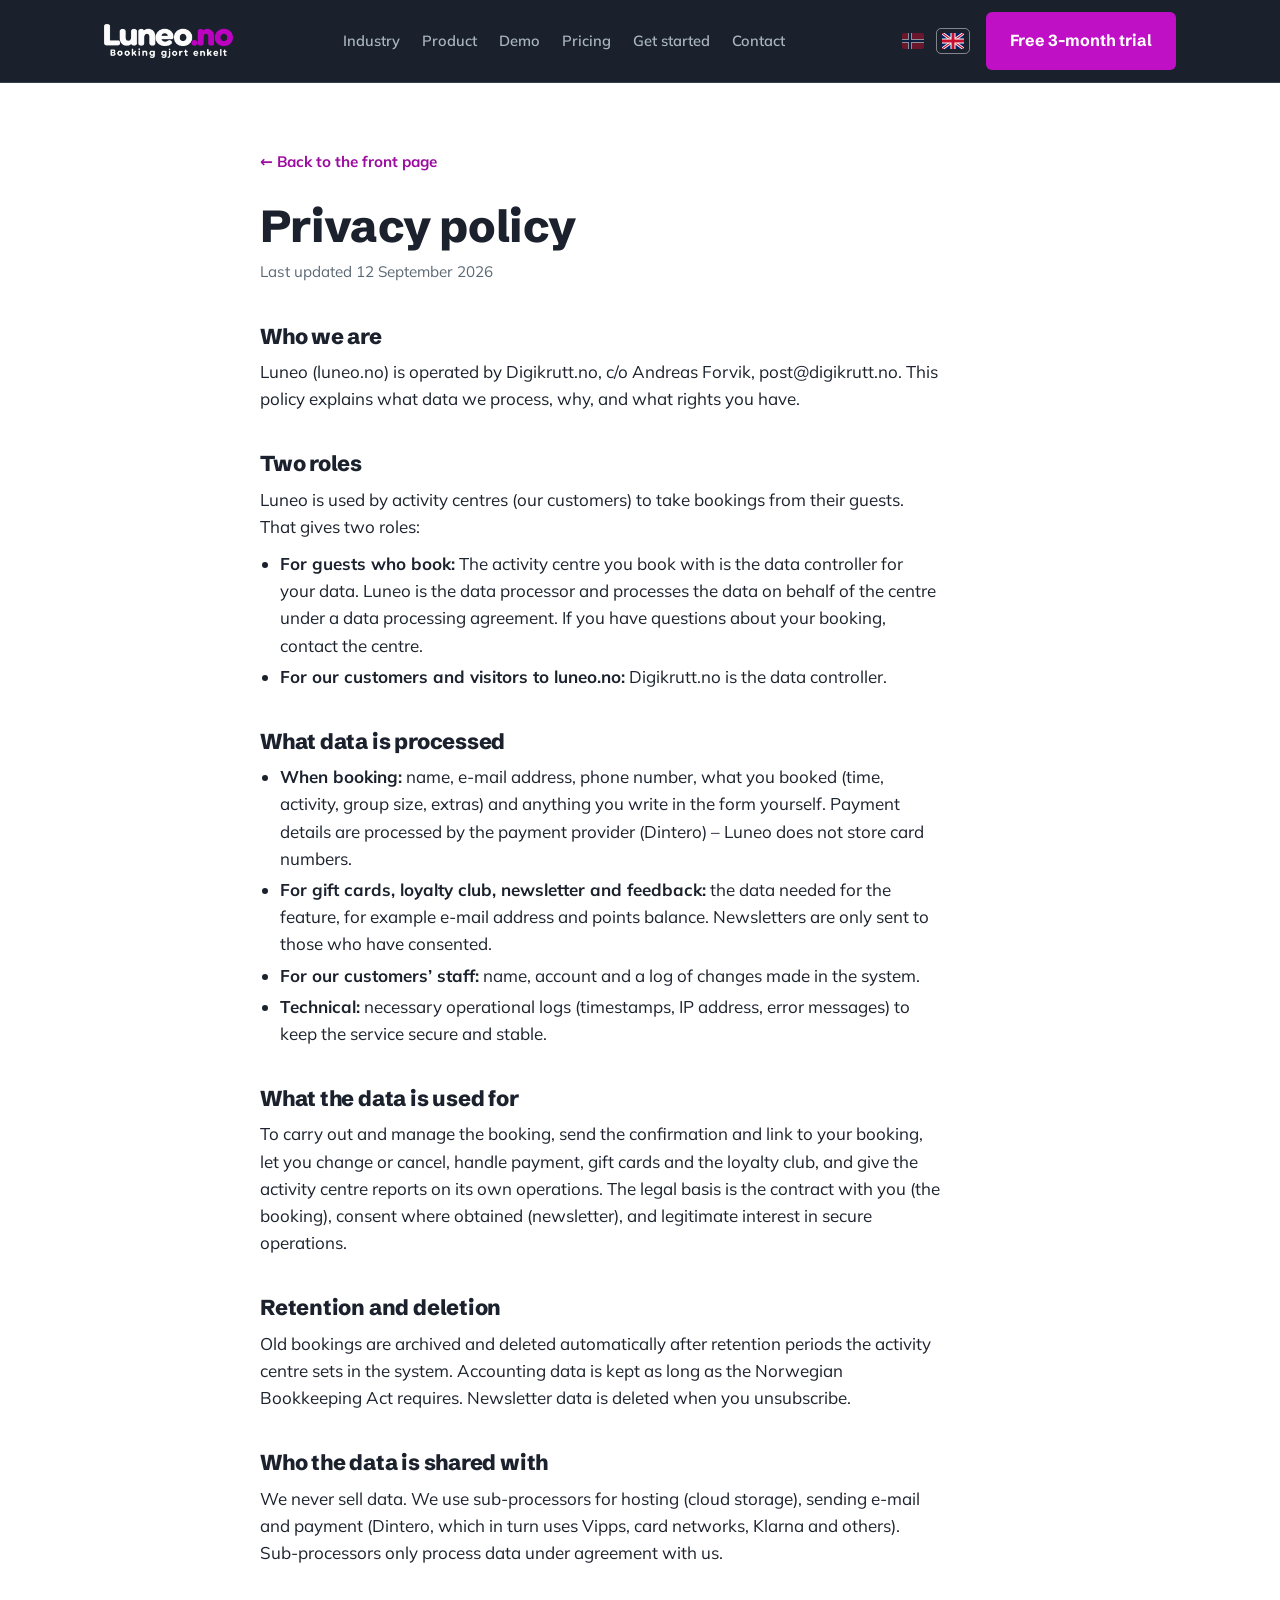
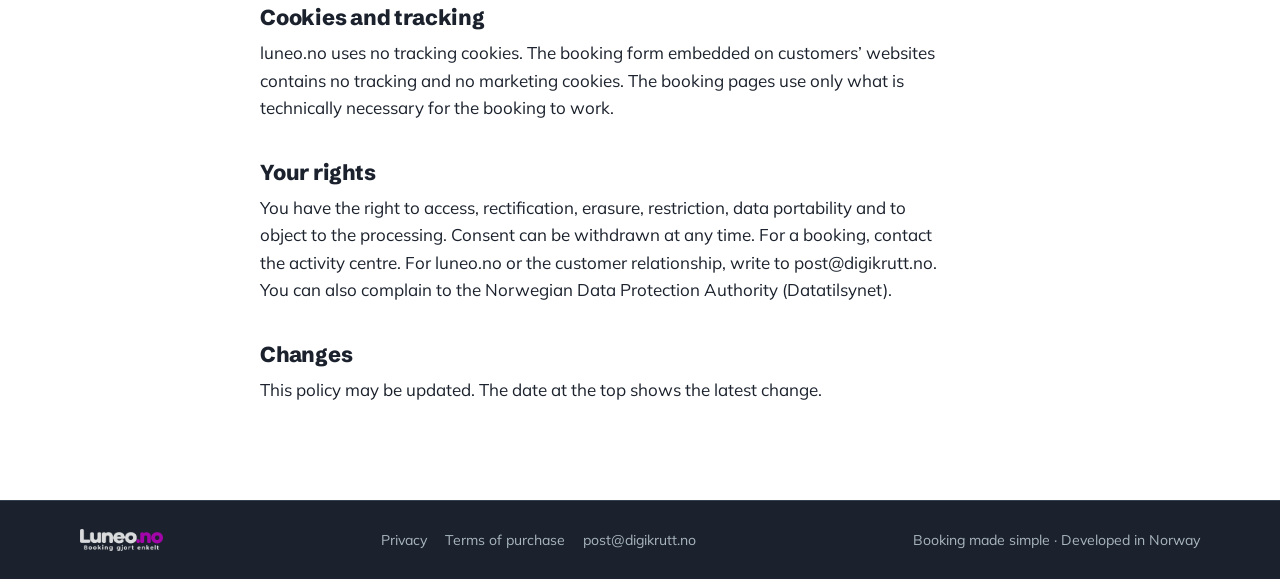
<file: en/privacy.html>
<!doctype html>
<html lang="en">
<head>
<meta charset="utf-8">
<meta name="viewport" content="width=device-width, initial-scale=1">
<title>Privacy – Luneo</title>
<meta name="description" content="Privacy policy for the Luneo booking system and luneo.no.">
<link rel="canonical" href="https://luneo.no/en/privacy.html">
<link rel="alternate" hreflang="nb" href="https://luneo.no/personvern.html">
<link rel="alternate" hreflang="en" href="https://luneo.no/en/privacy.html">
<link rel="alternate" hreflang="x-default" href="https://luneo.no/personvern.html">
<meta property="og:title" content="Privacy – Luneo">
<meta property="og:description" content="Privacy policy for the Luneo booking system and luneo.no.">
<meta property="og:type" content="website">
<meta property="og:url" content="https://luneo.no/en/privacy.html">
<meta property="og:locale" content="en_GB">
<meta name="theme-color" content="#1B222D">
<link rel="icon" type="image/svg+xml" href="../favicon.svg">
<link rel="preconnect" href="https://fonts.googleapis.com">
<link rel="stylesheet" href="https://fonts.googleapis.com/css2?family=Schibsted+Grotesk:wght@500;700;800&family=Mulish:wght@400;600;700&display=swap">
<style>
  :root{
    --ink:#1B222D;        /* mørk grunn og sort skrift */
    --ink-2:#232C39;      /* løftet flate på mørk grunn */
    --ink-line:#34404E;   /* strek på mørk grunn */
    --white:#FFFFFF;
    --foam:#F5F0F6;       /* lys flate med et lite skjær av aksenten */
    --foam-line:#E2D8E4;
    --accent:#C010C5;     /* aksent – knapper, fyll, streker */
    --accent-dark:#9A0D9E;/* aksent-tekst på hvit grunn */
    --accent-tint:#E36BE7;/* aksent-tekst på mørk grunn */
    --muted-dark:#A9B6C0; /* dempet tekst på mørk grunn */
    --muted-light:#5B6873;/* dempet tekst på hvit grunn */
    --display:"Schibsted Grotesk",ui-sans-serif,system-ui,"Helvetica Neue",Arial,sans-serif;
    --body:"Mulish",ui-sans-serif,system-ui,"Helvetica Neue",Arial,sans-serif;
    --max:1120px;
    color-scheme: light;
  }
  *{box-sizing:border-box}
  html{scroll-behavior:smooth}
  @media (prefers-reduced-motion:reduce){html{scroll-behavior:auto}}
  body{
    margin:0;background:var(--ink);color:var(--white);
    font-family:var(--body);font-size:17px;line-height:1.6;
    -webkit-font-smoothing:antialiased;
  }
  h1,h2,h3{font-family:var(--display);line-height:1.08;margin:0;text-wrap:balance;letter-spacing:-.01em}
  h1{font-size:clamp(2.4rem,6vw,4.6rem);font-weight:800}
  h2{font-size:clamp(1.9rem,4vw,3rem);font-weight:800}
  h3{font-size:1.2rem;font-weight:700}
  p{margin:0}
  a{color:inherit}
  img{max-width:100%;display:block}
  ul{margin:0;padding:0;list-style:none}
  [hidden]{display:none!important}

  /* ---------- toppstripe ---------- */
  .top{
    position:sticky;top:0;z-index:20;
    background:rgba(27,34,45,.92);backdrop-filter:blur(10px);
    border-bottom:1px solid var(--ink-line);
  }
  .top .in{
    max-width:var(--max);margin:0 auto;padding:12px 24px;
    display:flex;align-items:center;justify-content:space-between;gap:16px;
  }
  .top img{height:34px;width:auto}
  .top nav{display:flex;gap:22px;font-size:.92rem;font-weight:600}
  .top nav a{text-decoration:none;color:var(--muted-dark)}
  .top nav a:hover,.top nav a:focus-visible{color:var(--white)}
  .top .right{display:flex;align-items:center;gap:16px}
  .top .lang{display:flex;gap:6px;align-items:center}
  .top .lang a{
    display:inline-flex;align-items:center;justify-content:center;width:34px;height:26px;border-radius:5px;
    opacity:.5;border:1px solid transparent;transition:opacity .15s ease,border-color .15s ease;
  }
  .top .lang a svg{width:22px;height:16px;display:block}
  .top .lang a:hover,.top .lang a:focus-visible{opacity:1}
  .top .lang a.active{opacity:1;border-color:rgba(255,255,255,.45)}
  @media (max-width:760px){.top nav:not(.lang){display:none}}
  @media (max-width:520px){.top .btn{padding:10px 12px;font-size:.85rem}}

  /* ---------- lysbilder ---------- */
  .slide{padding-block:clamp(64px,9vw,112px);padding-inline:24px}
  .slide.dark{background:var(--ink);color:var(--white)}
  .slide.light{background:var(--white);color:var(--ink)}
  .slide.foam{background:var(--foam);color:var(--ink)}
  .in{max-width:var(--max);margin:0 auto}
  .eyebrow{
    font-family:var(--display);font-weight:700;font-size:.8rem;
    letter-spacing:.14em;text-transform:uppercase;color:var(--accent-dark);
    display:flex;align-items:center;gap:12px;margin-bottom:22px;
  }
  .dark .eyebrow{color:var(--accent-tint)}
  .eyebrow::before{content:"";width:28px;height:2px;background:var(--accent)}
  .lead{font-size:clamp(1.1rem,1.6vw,1.3rem);max-width:60ch;line-height:1.55}
  .dark .lead{color:var(--muted-dark)}
  .light .lead,.foam .lead{color:var(--muted-light)}
  .dark .lead strong{color:var(--white);font-weight:700}
  .cols{display:grid;gap:clamp(28px,4vw,64px);grid-template-columns:minmax(0,5fr) minmax(0,7fr);align-items:start}
  @media (max-width:820px){.cols{grid-template-columns:1fr}}

  /* ---------- knapper ---------- */
  .btn{
    display:inline-flex;align-items:center;gap:10px;
    font-family:var(--display);font-weight:700;font-size:1rem;
    padding:14px 22px;border-radius:6px;text-decoration:none;
    border:2px solid transparent;transition:transform .15s ease,background .15s ease;
  }
  .btn:focus-visible{outline:3px solid var(--accent-tint);outline-offset:3px}
  .btn.primary{background:var(--accent);color:var(--white)}
  .btn.primary:hover{background:var(--accent-dark);transform:translateY(-1px)}
  .btn.ghost{border-color:rgba(255,255,255,.35);color:var(--white)}
  .btn.ghost:hover{border-color:var(--white)}
  .light .btn.ghost,.foam .btn.ghost{border-color:var(--ink);color:var(--ink)}

  /* ---------- hero med film ---------- */
  .hero{position:relative;overflow:hidden;padding-block:clamp(96px,14vw,180px);isolation:isolate}
  .hero .film{position:absolute;inset:0;z-index:-2;background:var(--ink)}
  .hero .film video{position:absolute;inset:0;width:100%;height:100%;object-fit:cover;pointer-events:none}
  .hero .shade{
    position:absolute;inset:0;z-index:-1;
    background:linear-gradient(90deg,rgba(27,34,45,.86) 0%,rgba(27,34,45,.66) 55%,rgba(27,34,45,.4) 100%);
  }
  .hero h1{max-width:21ch;text-shadow:0 2px 24px rgba(0,0,0,.35)}
  .hero .lead{margin-top:26px;color:#D6DEE5}
  .hero .cta{display:flex;flex-wrap:wrap;gap:14px;margin-top:40px}
  .fits{margin-top:64px;padding-top:28px;border-top:1px solid rgba(255,255,255,.18)}
  .fits .fits-label{
    display:flex;align-items:center;gap:12px;margin-bottom:16px;
    font-family:var(--display);font-weight:700;font-size:.8rem;letter-spacing:.14em;text-transform:uppercase;color:var(--accent-tint);
  }
  .fits .fits-label::before{content:"";width:28px;height:2px;background:var(--accent)}
  .fits ul{display:flex;flex-wrap:wrap;gap:10px}
  .fits li{
    font-family:var(--display);font-weight:700;font-size:1.05rem;color:var(--white);
    padding:10px 18px;border:1px solid rgba(255,255,255,.35);border-radius:999px;background:rgba(27,34,45,.45);
  }
  .fits .more{margin-top:14px;color:#D6DEE5;font-size:.95rem}

  /* ---------- bildebånd ---------- */
  .shots{
    display:grid;grid-template-columns:repeat(3,minmax(0,1fr));gap:2px;
    background:var(--ink-line);border-block:1px solid var(--ink-line);
  }
  .shot{position:relative;margin:0;overflow:hidden;aspect-ratio:4/3;background:var(--ink)}
  .shot img{width:100%;height:100%;object-fit:cover;display:block;transition:transform .7s cubic-bezier(.2,.7,.3,1),filter .4s ease;filter:saturate(.9)}
  .shot::after{
    content:"";position:absolute;inset:0;pointer-events:none;
    background:linear-gradient(180deg,rgba(27,34,45,0) 45%,rgba(27,34,45,.55) 72%,rgba(27,34,45,.92) 100%);
  }
  .shot figcaption{
    position:absolute;left:0;right:0;bottom:0;z-index:1;padding:20px 22px;
    display:flex;flex-direction:column;gap:2px;
  }
  .shot figcaption b{
    font-family:var(--display);font-weight:800;font-size:1.15rem;color:var(--white);
    display:flex;align-items:center;gap:10px;
  }
  .shot figcaption b::before{content:"";width:18px;height:3px;border-radius:2px;background:var(--accent);transition:width .4s ease}
  .shot figcaption span{color:#D6DEE5;font-size:.92rem}
  .shot:hover img,.shot:focus-within img{transform:scale(1.05);filter:none}
  .shot:hover figcaption b::before{width:42px}
  @media (prefers-reduced-motion:reduce){.shot img{transition:none}.shot:hover img{transform:none}}
  @media (max-width:760px){
    .shots{grid-template-columns:1fr}
    .shot{aspect-ratio:16/10}
  }

  /* ---------- fakta-stripe ---------- */
  .facts{display:grid;grid-template-columns:repeat(4,1fr);border-top:1px solid var(--ink-line)}
  .facts > div{padding:28px 24px 28px 0;border-right:1px solid var(--ink-line)}
  .facts > div:last-child{border-right:0}
  .facts > div + div{padding-left:24px}
  .facts b{display:block;font-family:var(--display);font-size:clamp(1.7rem,3vw,2.4rem);font-weight:800;line-height:1;margin-bottom:8px;font-variant-numeric:tabular-nums}
  .facts span{color:var(--muted-dark);font-size:.95rem}
  @media (max-width:900px){.facts{grid-template-columns:repeat(2,1fr)}.facts > div:nth-child(2){border-right:0}.facts > div:nth-child(3){padding-left:0}.facts > div:nth-child(-n+2){border-bottom:1px solid var(--ink-line)}}
  @media (max-width:520px){
    .facts{grid-template-columns:1fr}
    .facts > div{border-right:0;border-bottom:1px solid var(--ink-line);padding:20px 0}
    .facts > div + div{padding-left:0}
    .facts > div:last-child{border-bottom:0}
  }

  /* ---------- problemer ---------- */
  .problems{display:grid;gap:0}
  .problem{
    display:grid;grid-template-columns:auto 1fr;gap:20px;
    padding:26px 0;border-top:1px solid var(--foam-line);
  }
  .problem:last-child{border-bottom:1px solid var(--foam-line)}
  .problem .mark{
    width:44px;height:44px;border-radius:50%;background:var(--foam);
    display:grid;place-items:center;color:var(--accent-dark);flex:none;
  }
  .problem .mark svg{width:22px;height:22px}
  .problem h3{margin-bottom:8px}
  .problem p{color:var(--muted-light)}

  /* ---------- tre flater ---------- */
  .surfaces{display:grid;grid-template-columns:repeat(3,1fr);gap:18px;margin-top:44px}
  .surface{
    background:var(--ink-2);border:1px solid var(--ink-line);border-radius:10px;
    padding:26px 24px 28px;display:flex;flex-direction:column;gap:12px;
  }
  .surface .who{font-size:.8rem;letter-spacing:.12em;text-transform:uppercase;color:var(--accent-tint);font-weight:700;font-family:var(--display)}
  .surface p{color:var(--muted-dark)}
  .surface ul{display:flex;flex-wrap:wrap;gap:8px;margin-top:6px}
  .surface li{font-size:.85rem;padding:5px 10px;border-radius:999px;border:1px solid var(--ink-line);color:var(--muted-dark)}
  @media (max-width:820px){.surfaces{grid-template-columns:1fr}}
  .duo{
    margin-top:40px;display:grid;grid-template-columns:minmax(0,1fr) minmax(0,1fr);gap:32px;align-items:start;
    border-top:1px solid var(--ink-line);padding-top:40px;
  }
  .duo h3{margin-bottom:10px}
  .duo p{color:var(--muted-dark)}
  .duo pre{
    margin:0;background:#0F141B;border:1px solid var(--ink-line);border-radius:8px;
    padding:18px 20px;font:.85rem/1.6 ui-monospace,SFMono-Regular,Menlo,Consolas,monospace;
    color:#C9D6DE;overflow-x:auto;
  }
  .duo pre .t{color:var(--accent-tint)}
  .duo pre .a{color:#8FC7D3}
  @media (max-width:820px){.duo{grid-template-columns:1fr}}
  .pay{display:flex;flex-wrap:wrap;gap:8px;margin-top:14px}
  .pay li{font-family:var(--display);font-weight:700;font-size:.9rem;padding:8px 14px;border-radius:6px;background:var(--ink-2);border:1px solid var(--ink-line)}

  /* ---------- argumenter ---------- */
  .args{display:grid;grid-template-columns:repeat(3,1fr);gap:0 40px;margin-top:36px}
  .arg{padding:22px 0;border-top:1px solid var(--foam-line)}
  .arg h3{margin-bottom:6px;font-size:1.1rem}
  .arg p{color:var(--muted-light);font-size:.97rem}
  .arg .log{
    margin-top:10px;display:inline-block;font:.8rem/1.5 ui-monospace,SFMono-Regular,Menlo,Consolas,monospace;
    background:var(--white);color:var(--ink);padding:6px 10px;border-radius:5px;border:1px solid var(--foam-line);
  }
  @media (max-width:900px){.args{grid-template-columns:repeat(2,1fr)}}
  @media (max-width:600px){.args{grid-template-columns:1fr}}

  /* ---------- demo ----------
     Den lille setningen under «ting verdt å prøve». Den sier at demoen ikke
     sender e-post, og det er det viktigste avsnittet på hele siden for den som
     lurer på om det er trygt å klikke. Derfor en tydelig ramme rundt, ikke bare
     mindre skrift. */
  .demo-note{
    margin-top:36px;max-width:78ch;padding:16px 20px;
    border-left:3px solid var(--accent);background:var(--foam);
    border-radius:0 8px 8px 0;color:var(--muted-light);font-size:.97rem;line-height:1.6;
  }
  .demo-note b{color:var(--ink)}

  /* ---------- pris ---------- */
  .price-head{display:grid;grid-template-columns:minmax(0,1fr) auto;gap:32px;align-items:end}
  .bigprice{font-family:var(--display);font-weight:800;line-height:.9;font-variant-numeric:tabular-nums;text-align:right}
  .bigprice .n{font-size:clamp(4.5rem,12vw,9rem);letter-spacing:-.03em}
  .bigprice .u{display:block;font-size:1.05rem;color:var(--muted-dark);font-weight:700;margin-top:10px;letter-spacing:0}
  @media (max-width:820px){.price-head{grid-template-columns:1fr}.bigprice{text-align:left}}
  .promises{display:grid;grid-template-columns:repeat(3,1fr);gap:18px;margin-top:48px}
  .promise{border-top:2px solid var(--accent);padding-top:16px}
  .promise b{display:block;font-family:var(--display);font-size:1.15rem;margin-bottom:6px}
  .promise p{color:var(--muted-dark);font-size:.97rem}
  @media (max-width:820px){.promises{grid-template-columns:1fr}}

  /* ---------- kalkulator ---------- */
  .builder{display:grid;grid-template-columns:minmax(0,8fr) minmax(0,4fr);gap:36px;margin-top:56px;align-items:start}
  @media (max-width:960px){.builder{grid-template-columns:1fr}}
  .group-title{
    font-family:var(--display);font-weight:700;font-size:.8rem;letter-spacing:.14em;text-transform:uppercase;
    color:var(--muted-dark);margin:0 0 14px;
  }
  .included{display:grid;grid-template-columns:repeat(2,minmax(0,1fr));gap:10px}
  .included li{
    display:flex;gap:10px;align-items:flex-start;min-width:0;
    background:var(--ink-2);border:1px solid var(--ink-line);border-radius:8px;padding:14px 16px;
  }
  .included li > div{min-width:0}
  .included .name{font-family:var(--display);font-weight:700;font-size:.98rem;line-height:1.25}
  .included .desc{color:var(--muted-dark);font-size:.86rem;margin-top:3px;line-height:1.45;overflow-wrap:anywhere}
  .tick{width:20px;height:20px;border-radius:50%;background:var(--accent);color:var(--white);display:grid;place-items:center;flex:none;margin-top:1px}
  .tick svg{width:12px;height:12px}
  @media (max-width:480px){.included{grid-template-columns:1fr}}

  .addons{margin-top:32px}
  .addons ul{display:grid;grid-template-columns:repeat(2,minmax(0,1fr));gap:10px}
  @media (max-width:640px){.addons ul{grid-template-columns:1fr}}
  .feat{
    display:grid;grid-template-columns:auto 1fr;gap:12px 12px;align-items:start;
    background:var(--ink-2);border:1px solid var(--ink-line);border-radius:8px;padding:14px 16px;
    transition:border-color .15s ease;
  }
  .feat.on{border-color:var(--accent)}
  .feat{cursor:pointer}
  .feat:hover{border-color:rgba(227,107,231,.55)}
  .feat .head{display:flex;justify-content:space-between;gap:10px;align-items:baseline}
  .feat .name{font-family:var(--display);font-weight:700;font-size:1rem;cursor:pointer}
  .feat .desc{color:var(--muted-dark);font-size:.86rem;margin-top:4px;line-height:1.45}
  .feat .price{font-family:var(--display);font-weight:700;font-variant-numeric:tabular-nums;white-space:nowrap;font-size:.95rem}
  .feat.on .price{color:var(--accent-tint)}
  .toggle{position:relative;width:42px;height:24px;margin-top:1px;flex:none}
  .toggle input{position:absolute;inset:0;opacity:0;margin:0;cursor:pointer;width:100%;height:100%}
  .toggle .track{position:absolute;inset:0;border-radius:999px;background:var(--ink-line);transition:background .15s ease}
  .toggle .track::after{content:"";position:absolute;top:3px;left:3px;width:18px;height:18px;border-radius:50%;background:var(--white);transition:transform .15s ease}
  .toggle input:checked + .track{background:var(--accent)}
  .toggle input:checked + .track::after{transform:translateX(18px)}
  .toggle input:focus-visible + .track{outline:3px solid var(--accent-tint);outline-offset:2px}
  .custom{
    margin-top:14px;padding:16px 18px;border:1px dashed var(--ink-line);border-radius:8px;
    color:var(--muted-dark);font-size:.95rem;display:flex;gap:12px;align-items:flex-start;
  }
  .custom b{color:var(--white);font-family:var(--display)}

  .summary{
    position:sticky;top:80px;
    background:var(--ink-2);border:1px solid var(--ink-line);border-radius:12px;padding:26px;
  }
  .summary .group-title{color:var(--accent-tint)}
  .summary .total{font-family:var(--display);font-weight:800;font-variant-numeric:tabular-nums;line-height:1;letter-spacing:-.02em;font-size:clamp(3rem,6vw,4.2rem)}
  .summary .total small{font-size:1rem;font-weight:700;color:var(--muted-dark);letter-spacing:0;margin-left:6px}
  .summary .vat{margin-top:6px;font-size:.85rem;color:var(--muted-dark)}
  .summary .lines{margin-top:18px;border-top:1px solid var(--ink-line)}
  .summary .lines li{display:flex;justify-content:space-between;gap:12px;padding:8px 0;border-bottom:1px solid var(--ink-line);font-size:.93rem;font-variant-numeric:tabular-nums}
  .summary .lines li span:last-child{font-weight:700;font-family:var(--display)}
  .summary .lines li.base span:first-child{font-weight:700}
  .summary .trial{
    margin-top:18px;display:flex;gap:12px;align-items:flex-start;
    background:rgba(192,16,197,.12);border:1px solid rgba(227,107,231,.4);border-radius:8px;padding:14px 16px;font-size:.93rem;
  }
  .summary .trial b{color:var(--accent-tint)}
  .summary .btn{margin-top:18px;width:100%;justify-content:center}
  .summary .note{margin-top:12px;font-size:.83rem;color:var(--muted-dark)}

  /* ---------- kom i gang ---------- */
  .steps{display:grid;grid-template-columns:repeat(4,1fr);gap:24px;margin-top:44px;counter-reset:step}
  .step{border-top:2px solid var(--ink);padding-top:18px;counter-increment:step}
  .step::before{content:counter(step);display:block;font-family:var(--display);font-weight:800;font-size:2rem;color:var(--accent-dark);line-height:1;margin-bottom:12px}
  .step h3{margin-bottom:8px;font-size:1.1rem}
  .step p{color:var(--muted-light);font-size:.97rem}
  .step code{font:.9em ui-monospace,SFMono-Regular,Menlo,Consolas,monospace;background:var(--white);padding:2px 6px;border-radius:4px;border:1px solid var(--foam-line)}
  @media (max-width:900px){.steps{grid-template-columns:repeat(2,1fr)}}
  @media (max-width:520px){.steps{grid-template-columns:1fr}}
  .extras{display:grid;grid-template-columns:repeat(2,1fr);gap:18px;margin-top:44px}
  .extra{background:var(--white);border:1px solid var(--foam-line);border-radius:10px;padding:24px}
  .extra h3{margin-bottom:8px}
  .extra p{color:var(--muted-light)}
  .extra a{color:var(--accent-dark);font-weight:700;text-decoration:none;border-bottom:2px solid var(--foam-line)}
  @media (max-width:760px){.extras{grid-template-columns:1fr}}

  /* ---------- kontakt / om ---------- */
  .about{display:grid;grid-template-columns:minmax(0,7fr) minmax(0,5fr);gap:48px;align-items:start}
  @media (max-width:820px){.about{grid-template-columns:1fr}}
  .about .lead{margin-top:22px}
  .contact{background:var(--ink-2);border:1px solid var(--ink-line);border-radius:12px;padding:28px}
  .contact h3{margin-bottom:6px}
  .contact p{color:var(--muted-dark)}
  .contact .btn{margin-top:22px}
  .contact .meta{margin-top:22px;padding-top:18px;border-top:1px solid var(--ink-line);font-size:.92rem;display:grid;gap:6px}
  .contact .meta a{color:var(--white);text-decoration:none;border-bottom:1px solid var(--accent)}
  .bak{margin-top:56px;padding-top:28px;border-top:1px solid var(--ink-line);color:var(--muted-dark);max-width:70ch;font-size:.97rem}
  .bak a{color:var(--white);text-decoration:none;border-bottom:1px solid var(--accent)}

  footer{background:var(--ink);color:var(--muted-dark);border-top:1px solid var(--ink-line);padding:28px 24px;font-size:.88rem}
  footer .in{display:flex;flex-wrap:wrap;justify-content:space-between;gap:12px 24px;align-items:center}
  footer img{height:22px;width:auto;opacity:.85}
  footer nav{display:flex;gap:18px;flex-wrap:wrap}
  footer nav a{text-decoration:none;color:var(--muted-dark)}
  footer nav a:hover,footer nav a:focus-visible{color:var(--white)}

  /* ---------- juridiske sider ---------- */
  .legal{background:var(--white);color:var(--ink);padding-block:64px 96px;padding-inline:24px}
  .legal .in{max-width:760px}
  .legal .back{display:inline-flex;gap:8px;align-items:center;text-decoration:none;color:var(--accent-dark);font-weight:700;font-size:.95rem;margin-bottom:28px}
  .legal h1{font-size:clamp(2rem,4vw,2.8rem)}
  .legal .meta{color:var(--muted-light);margin-top:10px;font-size:.95rem}
  .legal h2{font-size:1.35rem;margin-top:40px;margin-bottom:10px}
  .legal p{margin-top:10px;max-width:68ch}
  .legal ul{margin-top:10px;padding-left:20px;list-style:disc;max-width:68ch}
  .legal li{margin-top:4px}
  .legal a{color:var(--accent-dark)}
</style>
</head>
<body>
<header class="top">
  <div class="in">
    <a href="index.html" aria-label="Luneo – back to top"><img src="../img/luneo-logo-hvit.webp" alt="Luneo.no – Booking made simple"></a>
    <nav aria-label="Sections">
      <a href="index.html#industry">Industry</a>
      <a href="index.html#product">Product</a>
      <a href="index.html#demo">Demo</a>
      <a href="index.html#pricing">Pricing</a>
      <a href="index.html#get-started">Get started</a>
      <a href="index.html#contact">Contact</a>
    </nav>
    <div class="right">
      <nav class="lang" aria-label="Language">
        <a href="../personvern.html" lang="nb" aria-label="Norsk" title="Norsk"><svg viewBox="0 0 22 16" aria-hidden="true"><rect width="22" height="16" rx="2" fill="#BA0C2F"/><rect x="6" width="4" height="16" fill="#fff"/><rect y="6" width="22" height="4" fill="#fff"/><rect x="7" width="2" height="16" fill="#00205B"/><rect y="7" width="22" height="2" fill="#00205B"/></svg></a>
        <a class="active" href="privacy.html" lang="en" aria-label="English" title="English" aria-current="true"><svg viewBox="0 0 22 16" aria-hidden="true"><rect width="22" height="16" rx="2" fill="#012169"/><path d="M0 0L22 16M22 0L0 16" stroke="#fff" stroke-width="3"/><path d="M0 0L22 16M22 0L0 16" stroke="#C8102E" stroke-width="1.2"/><rect x="8.5" width="5" height="16" fill="#fff"/><rect y="5.5" width="22" height="5" fill="#fff"/><rect x="9.5" width="3" height="16" fill="#C8102E"/><rect y="6.5" width="22" height="3" fill="#C8102E"/></svg></a>
      </nav>
      <a class="btn primary" href="mailto:post@digikrutt.no?subject=Luneo%20%E2%80%93%203-month%20free%20trial">Free 3-month trial</a>
    </div>
  </div>
</header>

<section class="legal" id="privacy" data-title="Privacy – Luneo">
  <div class="in">
    <a class="back" href="index.html">← Back to the front page</a>
    <h1>Privacy policy</h1>
    <p class="meta">Last updated 12 September 2026</p>

    <h2>Who we are</h2>
    <p>Luneo (luneo.no) is operated by Digikrutt.no, c/o Andreas Forvik, post@digikrutt.no. This policy explains what data we process, why, and what rights you have.</p>

    <h2>Two roles</h2>
    <p>Luneo is used by activity centres (our customers) to take bookings from their guests. That gives two roles:</p>
    <ul>
      <li><strong>For guests who book:</strong> The activity centre you book with is the data controller for your data. Luneo is the data processor and processes the data on behalf of the centre under a data processing agreement. If you have questions about your booking, contact the centre.</li>
      <li><strong>For our customers and visitors to luneo.no:</strong> Digikrutt.no is the data controller.</li>
    </ul>

    <h2>What data is processed</h2>
    <ul>
      <li><strong>When booking:</strong> name, e-mail address, phone number, what you booked (time, activity, group size, extras) and anything you write in the form yourself. Payment details are processed by the payment provider (Dintero) – Luneo does not store card numbers.</li>
      <li><strong>For gift cards, loyalty club, newsletter and feedback:</strong> the data needed for the feature, for example e-mail address and points balance. Newsletters are only sent to those who have consented.</li>
      <li><strong>For our customers’ staff:</strong> name, account and a log of changes made in the system.</li>
      <li><strong>Technical:</strong> necessary operational logs (timestamps, IP address, error messages) to keep the service secure and stable.</li>
    </ul>

    <h2>What the data is used for</h2>
    <p>To carry out and manage the booking, send the confirmation and link to your booking, let you change or cancel, handle payment, gift cards and the loyalty club, and give the activity centre reports on its own operations. The legal basis is the contract with you (the booking), consent where obtained (newsletter), and legitimate interest in secure operations.</p>

    <h2>Retention and deletion</h2>
    <p>Old bookings are archived and deleted automatically after retention periods the activity centre sets in the system. Accounting data is kept as long as the Norwegian Bookkeeping Act requires. Newsletter data is deleted when you unsubscribe.</p>

    <h2>Who the data is shared with</h2>
    <p>We never sell data. We use sub-processors for hosting (cloud storage), sending e-mail and payment (Dintero, which in turn uses Vipps, card networks, Klarna and others). Sub-processors only process data under agreement with us.</p>

    <h2>Cookies and tracking</h2>
    <p>luneo.no uses no tracking cookies. The booking form embedded on customers’ websites contains no tracking and no marketing cookies. The booking pages use only what is technically necessary for the booking to work.</p>

    <h2>Your rights</h2>
    <p>You have the right to access, rectification, erasure, restriction, data portability and to object to the processing. Consent can be withdrawn at any time. For a booking, contact the activity centre. For luneo.no or the customer relationship, write to post@digikrutt.no. You can also complain to the Norwegian Data Protection Authority (Datatilsynet).</p>

    <h2>Changes</h2>
    <p>This policy may be updated. The date at the top shows the latest change.</p>
  </div>
</section><footer>
  <div class="in">
    <img src="../img/luneo-logo-hvit.webp" alt="Luneo.no">
    <nav aria-label="Legal">
      <a href="privacy.html">Privacy</a>
      <a href="terms.html">Terms of purchase</a>
      <a href="mailto:post@digikrutt.no">post@digikrutt.no</a>
    </nav>
    <span>Booking made simple · Developed in Norway</span>
  </div>
</footer>


</body>
</html>
</file>
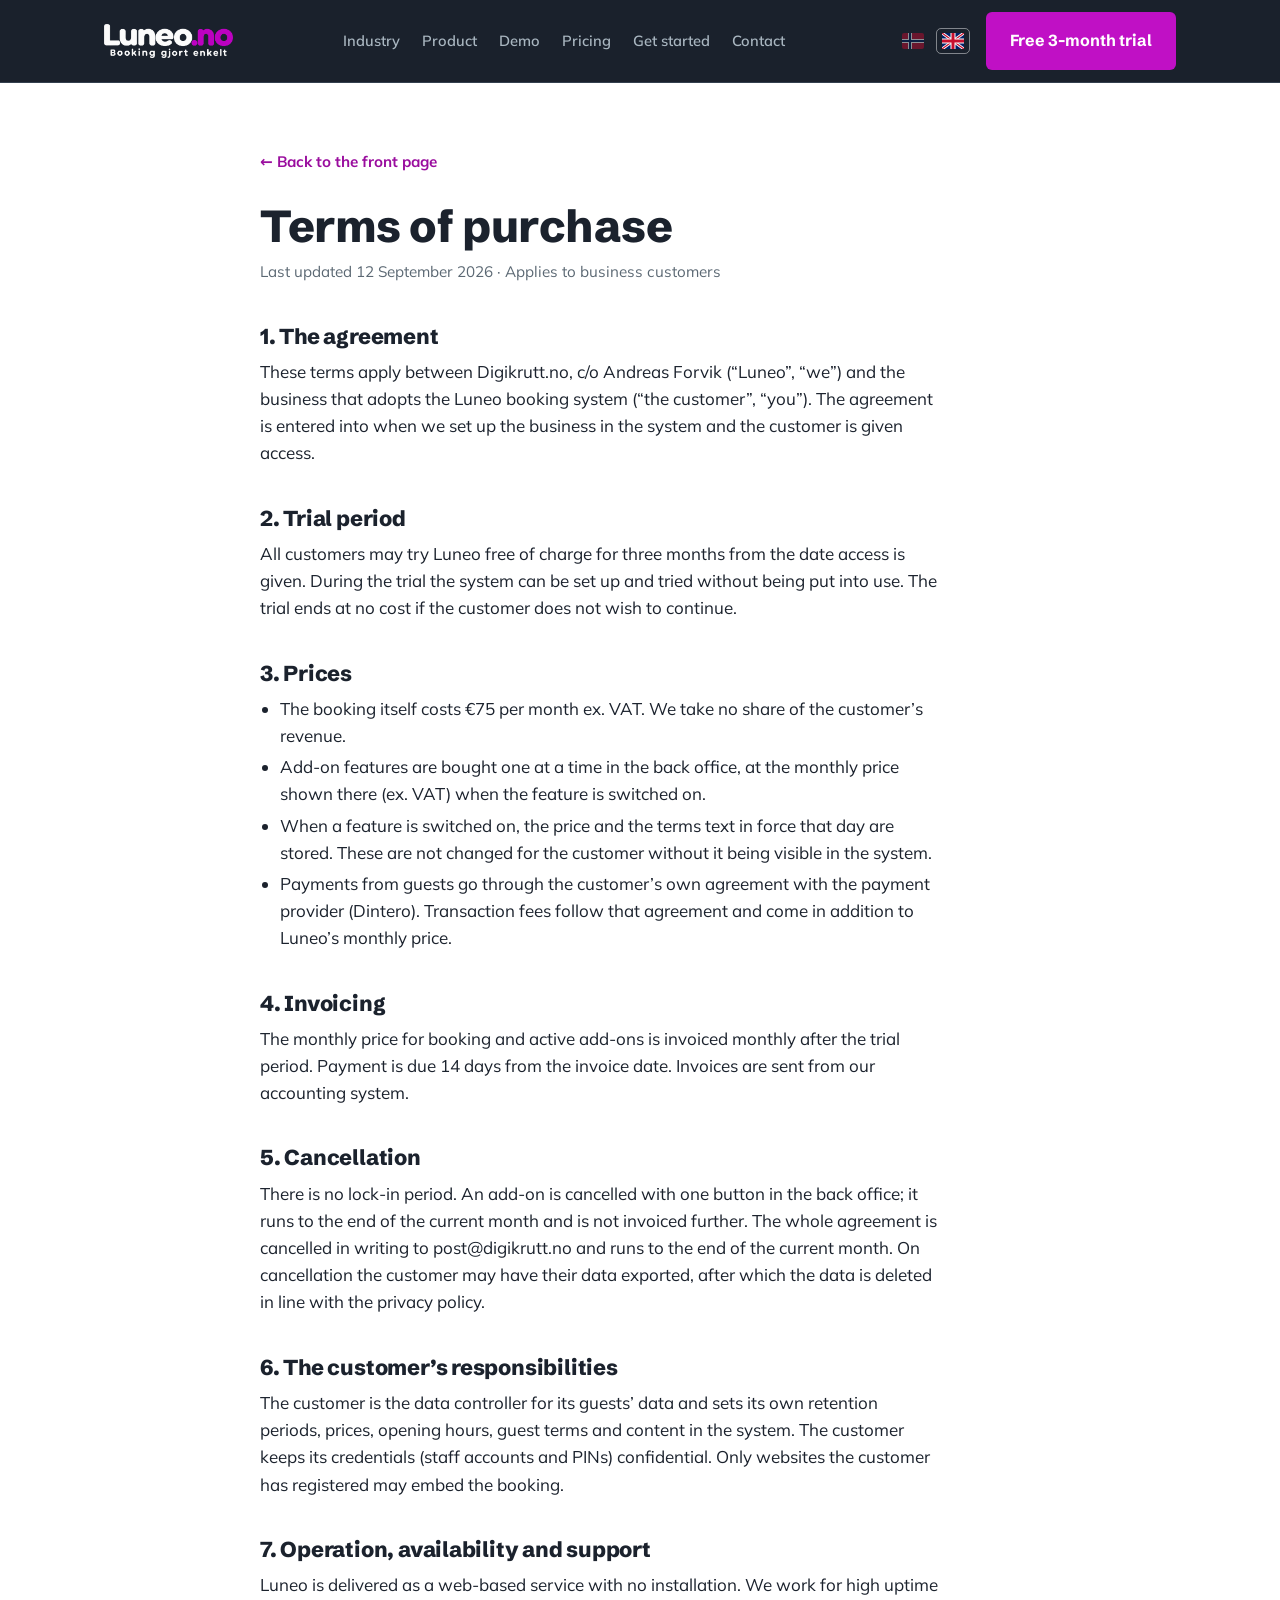
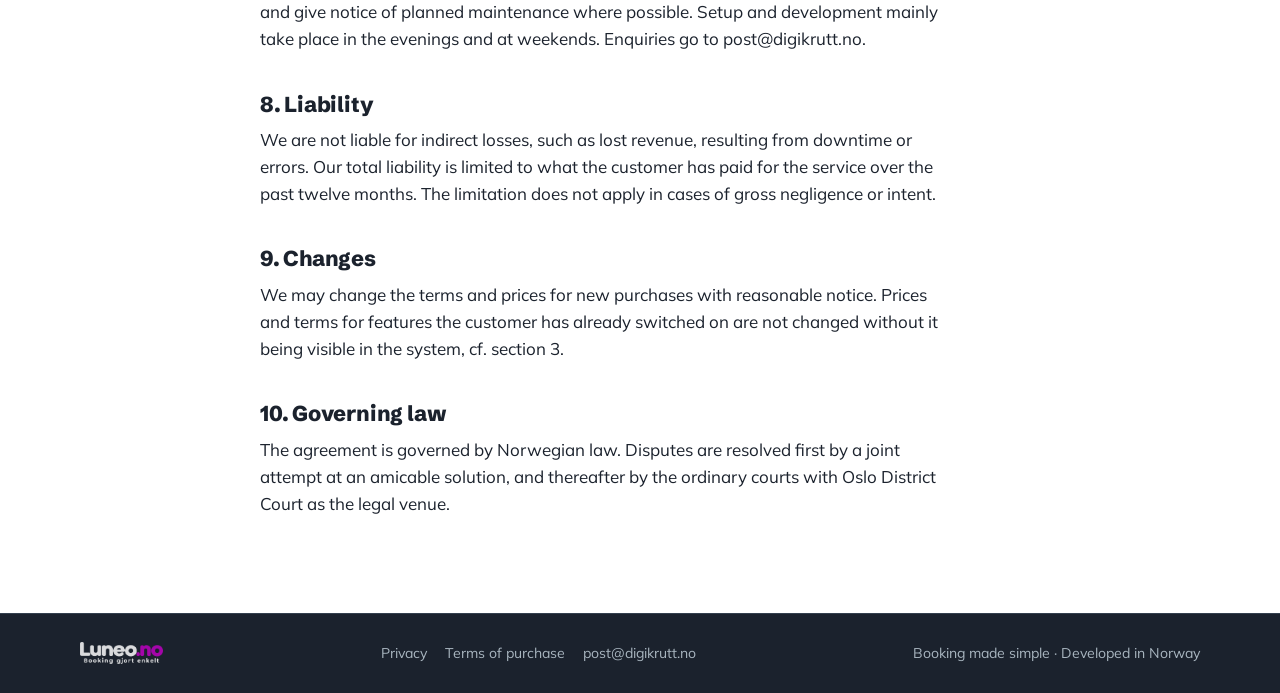
<file: en/terms.html>
<!doctype html>
<html lang="en">
<head>
<meta charset="utf-8">
<meta name="viewport" content="width=device-width, initial-scale=1">
<title>Terms of purchase – Luneo</title>
<meta name="description" content="Terms of purchase for business customers of the Luneo booking system.">
<link rel="canonical" href="https://luneo.no/en/terms.html">
<link rel="alternate" hreflang="nb" href="https://luneo.no/kjopsvilkar.html">
<link rel="alternate" hreflang="en" href="https://luneo.no/en/terms.html">
<link rel="alternate" hreflang="x-default" href="https://luneo.no/kjopsvilkar.html">
<meta property="og:title" content="Terms of purchase – Luneo">
<meta property="og:description" content="Terms of purchase for business customers of the Luneo booking system.">
<meta property="og:type" content="website">
<meta property="og:url" content="https://luneo.no/en/terms.html">
<meta property="og:locale" content="en_GB">
<meta name="theme-color" content="#1B222D">
<link rel="icon" type="image/svg+xml" href="../favicon.svg">
<link rel="preconnect" href="https://fonts.googleapis.com">
<link rel="stylesheet" href="https://fonts.googleapis.com/css2?family=Schibsted+Grotesk:wght@500;700;800&family=Mulish:wght@400;600;700&display=swap">
<style>
  :root{
    --ink:#1B222D;        /* mørk grunn og sort skrift */
    --ink-2:#232C39;      /* løftet flate på mørk grunn */
    --ink-line:#34404E;   /* strek på mørk grunn */
    --white:#FFFFFF;
    --foam:#F5F0F6;       /* lys flate med et lite skjær av aksenten */
    --foam-line:#E2D8E4;
    --accent:#C010C5;     /* aksent – knapper, fyll, streker */
    --accent-dark:#9A0D9E;/* aksent-tekst på hvit grunn */
    --accent-tint:#E36BE7;/* aksent-tekst på mørk grunn */
    --muted-dark:#A9B6C0; /* dempet tekst på mørk grunn */
    --muted-light:#5B6873;/* dempet tekst på hvit grunn */
    --display:"Schibsted Grotesk",ui-sans-serif,system-ui,"Helvetica Neue",Arial,sans-serif;
    --body:"Mulish",ui-sans-serif,system-ui,"Helvetica Neue",Arial,sans-serif;
    --max:1120px;
    color-scheme: light;
  }
  *{box-sizing:border-box}
  html{scroll-behavior:smooth}
  @media (prefers-reduced-motion:reduce){html{scroll-behavior:auto}}
  body{
    margin:0;background:var(--ink);color:var(--white);
    font-family:var(--body);font-size:17px;line-height:1.6;
    -webkit-font-smoothing:antialiased;
  }
  h1,h2,h3{font-family:var(--display);line-height:1.08;margin:0;text-wrap:balance;letter-spacing:-.01em}
  h1{font-size:clamp(2.4rem,6vw,4.6rem);font-weight:800}
  h2{font-size:clamp(1.9rem,4vw,3rem);font-weight:800}
  h3{font-size:1.2rem;font-weight:700}
  p{margin:0}
  a{color:inherit}
  img{max-width:100%;display:block}
  ul{margin:0;padding:0;list-style:none}
  [hidden]{display:none!important}

  /* ---------- toppstripe ---------- */
  .top{
    position:sticky;top:0;z-index:20;
    background:rgba(27,34,45,.92);backdrop-filter:blur(10px);
    border-bottom:1px solid var(--ink-line);
  }
  .top .in{
    max-width:var(--max);margin:0 auto;padding:12px 24px;
    display:flex;align-items:center;justify-content:space-between;gap:16px;
  }
  .top img{height:34px;width:auto}
  .top nav{display:flex;gap:22px;font-size:.92rem;font-weight:600}
  .top nav a{text-decoration:none;color:var(--muted-dark)}
  .top nav a:hover,.top nav a:focus-visible{color:var(--white)}
  .top .right{display:flex;align-items:center;gap:16px}
  .top .lang{display:flex;gap:6px;align-items:center}
  .top .lang a{
    display:inline-flex;align-items:center;justify-content:center;width:34px;height:26px;border-radius:5px;
    opacity:.5;border:1px solid transparent;transition:opacity .15s ease,border-color .15s ease;
  }
  .top .lang a svg{width:22px;height:16px;display:block}
  .top .lang a:hover,.top .lang a:focus-visible{opacity:1}
  .top .lang a.active{opacity:1;border-color:rgba(255,255,255,.45)}
  @media (max-width:760px){.top nav:not(.lang){display:none}}
  @media (max-width:520px){.top .btn{padding:10px 12px;font-size:.85rem}}

  /* ---------- lysbilder ---------- */
  .slide{padding-block:clamp(64px,9vw,112px);padding-inline:24px}
  .slide.dark{background:var(--ink);color:var(--white)}
  .slide.light{background:var(--white);color:var(--ink)}
  .slide.foam{background:var(--foam);color:var(--ink)}
  .in{max-width:var(--max);margin:0 auto}
  .eyebrow{
    font-family:var(--display);font-weight:700;font-size:.8rem;
    letter-spacing:.14em;text-transform:uppercase;color:var(--accent-dark);
    display:flex;align-items:center;gap:12px;margin-bottom:22px;
  }
  .dark .eyebrow{color:var(--accent-tint)}
  .eyebrow::before{content:"";width:28px;height:2px;background:var(--accent)}
  .lead{font-size:clamp(1.1rem,1.6vw,1.3rem);max-width:60ch;line-height:1.55}
  .dark .lead{color:var(--muted-dark)}
  .light .lead,.foam .lead{color:var(--muted-light)}
  .dark .lead strong{color:var(--white);font-weight:700}
  .cols{display:grid;gap:clamp(28px,4vw,64px);grid-template-columns:minmax(0,5fr) minmax(0,7fr);align-items:start}
  @media (max-width:820px){.cols{grid-template-columns:1fr}}

  /* ---------- knapper ---------- */
  .btn{
    display:inline-flex;align-items:center;gap:10px;
    font-family:var(--display);font-weight:700;font-size:1rem;
    padding:14px 22px;border-radius:6px;text-decoration:none;
    border:2px solid transparent;transition:transform .15s ease,background .15s ease;
  }
  .btn:focus-visible{outline:3px solid var(--accent-tint);outline-offset:3px}
  .btn.primary{background:var(--accent);color:var(--white)}
  .btn.primary:hover{background:var(--accent-dark);transform:translateY(-1px)}
  .btn.ghost{border-color:rgba(255,255,255,.35);color:var(--white)}
  .btn.ghost:hover{border-color:var(--white)}
  .light .btn.ghost,.foam .btn.ghost{border-color:var(--ink);color:var(--ink)}

  /* ---------- hero med film ---------- */
  .hero{position:relative;overflow:hidden;padding-block:clamp(96px,14vw,180px);isolation:isolate}
  .hero .film{position:absolute;inset:0;z-index:-2;background:var(--ink)}
  .hero .film video{position:absolute;inset:0;width:100%;height:100%;object-fit:cover;pointer-events:none}
  .hero .shade{
    position:absolute;inset:0;z-index:-1;
    background:linear-gradient(90deg,rgba(27,34,45,.86) 0%,rgba(27,34,45,.66) 55%,rgba(27,34,45,.4) 100%);
  }
  .hero h1{max-width:21ch;text-shadow:0 2px 24px rgba(0,0,0,.35)}
  .hero .lead{margin-top:26px;color:#D6DEE5}
  .hero .cta{display:flex;flex-wrap:wrap;gap:14px;margin-top:40px}
  .fits{margin-top:64px;padding-top:28px;border-top:1px solid rgba(255,255,255,.18)}
  .fits .fits-label{
    display:flex;align-items:center;gap:12px;margin-bottom:16px;
    font-family:var(--display);font-weight:700;font-size:.8rem;letter-spacing:.14em;text-transform:uppercase;color:var(--accent-tint);
  }
  .fits .fits-label::before{content:"";width:28px;height:2px;background:var(--accent)}
  .fits ul{display:flex;flex-wrap:wrap;gap:10px}
  .fits li{
    font-family:var(--display);font-weight:700;font-size:1.05rem;color:var(--white);
    padding:10px 18px;border:1px solid rgba(255,255,255,.35);border-radius:999px;background:rgba(27,34,45,.45);
  }
  .fits .more{margin-top:14px;color:#D6DEE5;font-size:.95rem}

  /* ---------- bildebånd ---------- */
  .shots{
    display:grid;grid-template-columns:repeat(3,minmax(0,1fr));gap:2px;
    background:var(--ink-line);border-block:1px solid var(--ink-line);
  }
  .shot{position:relative;margin:0;overflow:hidden;aspect-ratio:4/3;background:var(--ink)}
  .shot img{width:100%;height:100%;object-fit:cover;display:block;transition:transform .7s cubic-bezier(.2,.7,.3,1),filter .4s ease;filter:saturate(.9)}
  .shot::after{
    content:"";position:absolute;inset:0;pointer-events:none;
    background:linear-gradient(180deg,rgba(27,34,45,0) 45%,rgba(27,34,45,.55) 72%,rgba(27,34,45,.92) 100%);
  }
  .shot figcaption{
    position:absolute;left:0;right:0;bottom:0;z-index:1;padding:20px 22px;
    display:flex;flex-direction:column;gap:2px;
  }
  .shot figcaption b{
    font-family:var(--display);font-weight:800;font-size:1.15rem;color:var(--white);
    display:flex;align-items:center;gap:10px;
  }
  .shot figcaption b::before{content:"";width:18px;height:3px;border-radius:2px;background:var(--accent);transition:width .4s ease}
  .shot figcaption span{color:#D6DEE5;font-size:.92rem}
  .shot:hover img,.shot:focus-within img{transform:scale(1.05);filter:none}
  .shot:hover figcaption b::before{width:42px}
  @media (prefers-reduced-motion:reduce){.shot img{transition:none}.shot:hover img{transform:none}}
  @media (max-width:760px){
    .shots{grid-template-columns:1fr}
    .shot{aspect-ratio:16/10}
  }

  /* ---------- fakta-stripe ---------- */
  .facts{display:grid;grid-template-columns:repeat(4,1fr);border-top:1px solid var(--ink-line)}
  .facts > div{padding:28px 24px 28px 0;border-right:1px solid var(--ink-line)}
  .facts > div:last-child{border-right:0}
  .facts > div + div{padding-left:24px}
  .facts b{display:block;font-family:var(--display);font-size:clamp(1.7rem,3vw,2.4rem);font-weight:800;line-height:1;margin-bottom:8px;font-variant-numeric:tabular-nums}
  .facts span{color:var(--muted-dark);font-size:.95rem}
  @media (max-width:900px){.facts{grid-template-columns:repeat(2,1fr)}.facts > div:nth-child(2){border-right:0}.facts > div:nth-child(3){padding-left:0}.facts > div:nth-child(-n+2){border-bottom:1px solid var(--ink-line)}}
  @media (max-width:520px){
    .facts{grid-template-columns:1fr}
    .facts > div{border-right:0;border-bottom:1px solid var(--ink-line);padding:20px 0}
    .facts > div + div{padding-left:0}
    .facts > div:last-child{border-bottom:0}
  }

  /* ---------- problemer ---------- */
  .problems{display:grid;gap:0}
  .problem{
    display:grid;grid-template-columns:auto 1fr;gap:20px;
    padding:26px 0;border-top:1px solid var(--foam-line);
  }
  .problem:last-child{border-bottom:1px solid var(--foam-line)}
  .problem .mark{
    width:44px;height:44px;border-radius:50%;background:var(--foam);
    display:grid;place-items:center;color:var(--accent-dark);flex:none;
  }
  .problem .mark svg{width:22px;height:22px}
  .problem h3{margin-bottom:8px}
  .problem p{color:var(--muted-light)}

  /* ---------- tre flater ---------- */
  .surfaces{display:grid;grid-template-columns:repeat(3,1fr);gap:18px;margin-top:44px}
  .surface{
    background:var(--ink-2);border:1px solid var(--ink-line);border-radius:10px;
    padding:26px 24px 28px;display:flex;flex-direction:column;gap:12px;
  }
  .surface .who{font-size:.8rem;letter-spacing:.12em;text-transform:uppercase;color:var(--accent-tint);font-weight:700;font-family:var(--display)}
  .surface p{color:var(--muted-dark)}
  .surface ul{display:flex;flex-wrap:wrap;gap:8px;margin-top:6px}
  .surface li{font-size:.85rem;padding:5px 10px;border-radius:999px;border:1px solid var(--ink-line);color:var(--muted-dark)}
  @media (max-width:820px){.surfaces{grid-template-columns:1fr}}
  .duo{
    margin-top:40px;display:grid;grid-template-columns:minmax(0,1fr) minmax(0,1fr);gap:32px;align-items:start;
    border-top:1px solid var(--ink-line);padding-top:40px;
  }
  .duo h3{margin-bottom:10px}
  .duo p{color:var(--muted-dark)}
  .duo pre{
    margin:0;background:#0F141B;border:1px solid var(--ink-line);border-radius:8px;
    padding:18px 20px;font:.85rem/1.6 ui-monospace,SFMono-Regular,Menlo,Consolas,monospace;
    color:#C9D6DE;overflow-x:auto;
  }
  .duo pre .t{color:var(--accent-tint)}
  .duo pre .a{color:#8FC7D3}
  @media (max-width:820px){.duo{grid-template-columns:1fr}}
  .pay{display:flex;flex-wrap:wrap;gap:8px;margin-top:14px}
  .pay li{font-family:var(--display);font-weight:700;font-size:.9rem;padding:8px 14px;border-radius:6px;background:var(--ink-2);border:1px solid var(--ink-line)}

  /* ---------- argumenter ---------- */
  .args{display:grid;grid-template-columns:repeat(3,1fr);gap:0 40px;margin-top:36px}
  .arg{padding:22px 0;border-top:1px solid var(--foam-line)}
  .arg h3{margin-bottom:6px;font-size:1.1rem}
  .arg p{color:var(--muted-light);font-size:.97rem}
  .arg .log{
    margin-top:10px;display:inline-block;font:.8rem/1.5 ui-monospace,SFMono-Regular,Menlo,Consolas,monospace;
    background:var(--white);color:var(--ink);padding:6px 10px;border-radius:5px;border:1px solid var(--foam-line);
  }
  @media (max-width:900px){.args{grid-template-columns:repeat(2,1fr)}}
  @media (max-width:600px){.args{grid-template-columns:1fr}}

  /* ---------- demo ----------
     Den lille setningen under «ting verdt å prøve». Den sier at demoen ikke
     sender e-post, og det er det viktigste avsnittet på hele siden for den som
     lurer på om det er trygt å klikke. Derfor en tydelig ramme rundt, ikke bare
     mindre skrift. */
  .demo-note{
    margin-top:36px;max-width:78ch;padding:16px 20px;
    border-left:3px solid var(--accent);background:var(--foam);
    border-radius:0 8px 8px 0;color:var(--muted-light);font-size:.97rem;line-height:1.6;
  }
  .demo-note b{color:var(--ink)}

  /* ---------- pris ---------- */
  .price-head{display:grid;grid-template-columns:minmax(0,1fr) auto;gap:32px;align-items:end}
  .bigprice{font-family:var(--display);font-weight:800;line-height:.9;font-variant-numeric:tabular-nums;text-align:right}
  .bigprice .n{font-size:clamp(4.5rem,12vw,9rem);letter-spacing:-.03em}
  .bigprice .u{display:block;font-size:1.05rem;color:var(--muted-dark);font-weight:700;margin-top:10px;letter-spacing:0}
  @media (max-width:820px){.price-head{grid-template-columns:1fr}.bigprice{text-align:left}}
  .promises{display:grid;grid-template-columns:repeat(3,1fr);gap:18px;margin-top:48px}
  .promise{border-top:2px solid var(--accent);padding-top:16px}
  .promise b{display:block;font-family:var(--display);font-size:1.15rem;margin-bottom:6px}
  .promise p{color:var(--muted-dark);font-size:.97rem}
  @media (max-width:820px){.promises{grid-template-columns:1fr}}

  /* ---------- kalkulator ---------- */
  .builder{display:grid;grid-template-columns:minmax(0,8fr) minmax(0,4fr);gap:36px;margin-top:56px;align-items:start}
  @media (max-width:960px){.builder{grid-template-columns:1fr}}
  .group-title{
    font-family:var(--display);font-weight:700;font-size:.8rem;letter-spacing:.14em;text-transform:uppercase;
    color:var(--muted-dark);margin:0 0 14px;
  }
  .included{display:grid;grid-template-columns:repeat(2,minmax(0,1fr));gap:10px}
  .included li{
    display:flex;gap:10px;align-items:flex-start;min-width:0;
    background:var(--ink-2);border:1px solid var(--ink-line);border-radius:8px;padding:14px 16px;
  }
  .included li > div{min-width:0}
  .included .name{font-family:var(--display);font-weight:700;font-size:.98rem;line-height:1.25}
  .included .desc{color:var(--muted-dark);font-size:.86rem;margin-top:3px;line-height:1.45;overflow-wrap:anywhere}
  .tick{width:20px;height:20px;border-radius:50%;background:var(--accent);color:var(--white);display:grid;place-items:center;flex:none;margin-top:1px}
  .tick svg{width:12px;height:12px}
  @media (max-width:480px){.included{grid-template-columns:1fr}}

  .addons{margin-top:32px}
  .addons ul{display:grid;grid-template-columns:repeat(2,minmax(0,1fr));gap:10px}
  @media (max-width:640px){.addons ul{grid-template-columns:1fr}}
  .feat{
    display:grid;grid-template-columns:auto 1fr;gap:12px 12px;align-items:start;
    background:var(--ink-2);border:1px solid var(--ink-line);border-radius:8px;padding:14px 16px;
    transition:border-color .15s ease;
  }
  .feat.on{border-color:var(--accent)}
  .feat{cursor:pointer}
  .feat:hover{border-color:rgba(227,107,231,.55)}
  .feat .head{display:flex;justify-content:space-between;gap:10px;align-items:baseline}
  .feat .name{font-family:var(--display);font-weight:700;font-size:1rem;cursor:pointer}
  .feat .desc{color:var(--muted-dark);font-size:.86rem;margin-top:4px;line-height:1.45}
  .feat .price{font-family:var(--display);font-weight:700;font-variant-numeric:tabular-nums;white-space:nowrap;font-size:.95rem}
  .feat.on .price{color:var(--accent-tint)}
  .toggle{position:relative;width:42px;height:24px;margin-top:1px;flex:none}
  .toggle input{position:absolute;inset:0;opacity:0;margin:0;cursor:pointer;width:100%;height:100%}
  .toggle .track{position:absolute;inset:0;border-radius:999px;background:var(--ink-line);transition:background .15s ease}
  .toggle .track::after{content:"";position:absolute;top:3px;left:3px;width:18px;height:18px;border-radius:50%;background:var(--white);transition:transform .15s ease}
  .toggle input:checked + .track{background:var(--accent)}
  .toggle input:checked + .track::after{transform:translateX(18px)}
  .toggle input:focus-visible + .track{outline:3px solid var(--accent-tint);outline-offset:2px}
  .custom{
    margin-top:14px;padding:16px 18px;border:1px dashed var(--ink-line);border-radius:8px;
    color:var(--muted-dark);font-size:.95rem;display:flex;gap:12px;align-items:flex-start;
  }
  .custom b{color:var(--white);font-family:var(--display)}

  .summary{
    position:sticky;top:80px;
    background:var(--ink-2);border:1px solid var(--ink-line);border-radius:12px;padding:26px;
  }
  .summary .group-title{color:var(--accent-tint)}
  .summary .total{font-family:var(--display);font-weight:800;font-variant-numeric:tabular-nums;line-height:1;letter-spacing:-.02em;font-size:clamp(3rem,6vw,4.2rem)}
  .summary .total small{font-size:1rem;font-weight:700;color:var(--muted-dark);letter-spacing:0;margin-left:6px}
  .summary .vat{margin-top:6px;font-size:.85rem;color:var(--muted-dark)}
  .summary .lines{margin-top:18px;border-top:1px solid var(--ink-line)}
  .summary .lines li{display:flex;justify-content:space-between;gap:12px;padding:8px 0;border-bottom:1px solid var(--ink-line);font-size:.93rem;font-variant-numeric:tabular-nums}
  .summary .lines li span:last-child{font-weight:700;font-family:var(--display)}
  .summary .lines li.base span:first-child{font-weight:700}
  .summary .trial{
    margin-top:18px;display:flex;gap:12px;align-items:flex-start;
    background:rgba(192,16,197,.12);border:1px solid rgba(227,107,231,.4);border-radius:8px;padding:14px 16px;font-size:.93rem;
  }
  .summary .trial b{color:var(--accent-tint)}
  .summary .btn{margin-top:18px;width:100%;justify-content:center}
  .summary .note{margin-top:12px;font-size:.83rem;color:var(--muted-dark)}

  /* ---------- kom i gang ---------- */
  .steps{display:grid;grid-template-columns:repeat(4,1fr);gap:24px;margin-top:44px;counter-reset:step}
  .step{border-top:2px solid var(--ink);padding-top:18px;counter-increment:step}
  .step::before{content:counter(step);display:block;font-family:var(--display);font-weight:800;font-size:2rem;color:var(--accent-dark);line-height:1;margin-bottom:12px}
  .step h3{margin-bottom:8px;font-size:1.1rem}
  .step p{color:var(--muted-light);font-size:.97rem}
  .step code{font:.9em ui-monospace,SFMono-Regular,Menlo,Consolas,monospace;background:var(--white);padding:2px 6px;border-radius:4px;border:1px solid var(--foam-line)}
  @media (max-width:900px){.steps{grid-template-columns:repeat(2,1fr)}}
  @media (max-width:520px){.steps{grid-template-columns:1fr}}
  .extras{display:grid;grid-template-columns:repeat(2,1fr);gap:18px;margin-top:44px}
  .extra{background:var(--white);border:1px solid var(--foam-line);border-radius:10px;padding:24px}
  .extra h3{margin-bottom:8px}
  .extra p{color:var(--muted-light)}
  .extra a{color:var(--accent-dark);font-weight:700;text-decoration:none;border-bottom:2px solid var(--foam-line)}
  @media (max-width:760px){.extras{grid-template-columns:1fr}}

  /* ---------- kontakt / om ---------- */
  .about{display:grid;grid-template-columns:minmax(0,7fr) minmax(0,5fr);gap:48px;align-items:start}
  @media (max-width:820px){.about{grid-template-columns:1fr}}
  .about .lead{margin-top:22px}
  .contact{background:var(--ink-2);border:1px solid var(--ink-line);border-radius:12px;padding:28px}
  .contact h3{margin-bottom:6px}
  .contact p{color:var(--muted-dark)}
  .contact .btn{margin-top:22px}
  .contact .meta{margin-top:22px;padding-top:18px;border-top:1px solid var(--ink-line);font-size:.92rem;display:grid;gap:6px}
  .contact .meta a{color:var(--white);text-decoration:none;border-bottom:1px solid var(--accent)}
  .bak{margin-top:56px;padding-top:28px;border-top:1px solid var(--ink-line);color:var(--muted-dark);max-width:70ch;font-size:.97rem}
  .bak a{color:var(--white);text-decoration:none;border-bottom:1px solid var(--accent)}

  footer{background:var(--ink);color:var(--muted-dark);border-top:1px solid var(--ink-line);padding:28px 24px;font-size:.88rem}
  footer .in{display:flex;flex-wrap:wrap;justify-content:space-between;gap:12px 24px;align-items:center}
  footer img{height:22px;width:auto;opacity:.85}
  footer nav{display:flex;gap:18px;flex-wrap:wrap}
  footer nav a{text-decoration:none;color:var(--muted-dark)}
  footer nav a:hover,footer nav a:focus-visible{color:var(--white)}

  /* ---------- juridiske sider ---------- */
  .legal{background:var(--white);color:var(--ink);padding-block:64px 96px;padding-inline:24px}
  .legal .in{max-width:760px}
  .legal .back{display:inline-flex;gap:8px;align-items:center;text-decoration:none;color:var(--accent-dark);font-weight:700;font-size:.95rem;margin-bottom:28px}
  .legal h1{font-size:clamp(2rem,4vw,2.8rem)}
  .legal .meta{color:var(--muted-light);margin-top:10px;font-size:.95rem}
  .legal h2{font-size:1.35rem;margin-top:40px;margin-bottom:10px}
  .legal p{margin-top:10px;max-width:68ch}
  .legal ul{margin-top:10px;padding-left:20px;list-style:disc;max-width:68ch}
  .legal li{margin-top:4px}
  .legal a{color:var(--accent-dark)}
</style>
</head>
<body>
<header class="top">
  <div class="in">
    <a href="index.html" aria-label="Luneo – back to top"><img src="../img/luneo-logo-hvit.webp" alt="Luneo.no – Booking made simple"></a>
    <nav aria-label="Sections">
      <a href="index.html#industry">Industry</a>
      <a href="index.html#product">Product</a>
      <a href="index.html#demo">Demo</a>
      <a href="index.html#pricing">Pricing</a>
      <a href="index.html#get-started">Get started</a>
      <a href="index.html#contact">Contact</a>
    </nav>
    <div class="right">
      <nav class="lang" aria-label="Language">
        <a href="../kjopsvilkar.html" lang="nb" aria-label="Norsk" title="Norsk"><svg viewBox="0 0 22 16" aria-hidden="true"><rect width="22" height="16" rx="2" fill="#BA0C2F"/><rect x="6" width="4" height="16" fill="#fff"/><rect y="6" width="22" height="4" fill="#fff"/><rect x="7" width="2" height="16" fill="#00205B"/><rect y="7" width="22" height="2" fill="#00205B"/></svg></a>
        <a class="active" href="terms.html" lang="en" aria-label="English" title="English" aria-current="true"><svg viewBox="0 0 22 16" aria-hidden="true"><rect width="22" height="16" rx="2" fill="#012169"/><path d="M0 0L22 16M22 0L0 16" stroke="#fff" stroke-width="3"/><path d="M0 0L22 16M22 0L0 16" stroke="#C8102E" stroke-width="1.2"/><rect x="8.5" width="5" height="16" fill="#fff"/><rect y="5.5" width="22" height="5" fill="#fff"/><rect x="9.5" width="3" height="16" fill="#C8102E"/><rect y="6.5" width="22" height="3" fill="#C8102E"/></svg></a>
      </nav>
      <a class="btn primary" href="mailto:post@digikrutt.no?subject=Luneo%20%E2%80%93%203-month%20free%20trial">Free 3-month trial</a>
    </div>
  </div>
</header>

<section class="legal" id="terms" data-title="Terms of purchase – Luneo">
  <div class="in">
    <a class="back" href="index.html">← Back to the front page</a>
    <h1>Terms of purchase</h1>
    <p class="meta">Last updated 12 September 2026 · Applies to business customers</p>

    <h2>1. The agreement</h2>
    <p>These terms apply between Digikrutt.no, c/o Andreas Forvik (“Luneo”, “we”) and the business that adopts the Luneo booking system (“the customer”, “you”). The agreement is entered into when we set up the business in the system and the customer is given access.</p>

    <h2>2. Trial period</h2>
    <p>All customers may try Luneo free of charge for three months from the date access is given. During the trial the system can be set up and tried without being put into use. The trial ends at no cost if the customer does not wish to continue.</p>

    <h2>3. Prices</h2>
    <ul>
      <li>The booking itself costs €75 per month ex. VAT. We take no share of the customer’s revenue.</li>
      <li>Add-on features are bought one at a time in the back office, at the monthly price shown there (ex. VAT) when the feature is switched on.</li>
      <li>When a feature is switched on, the price and the terms text in force that day are stored. These are not changed for the customer without it being visible in the system.</li>
      <li>Payments from guests go through the customer’s own agreement with the payment provider (Dintero). Transaction fees follow that agreement and come in addition to Luneo’s monthly price.</li>
    </ul>

    <h2>4. Invoicing</h2>
    <p>The monthly price for booking and active add-ons is invoiced monthly after the trial period. Payment is due 14 days from the invoice date. Invoices are sent from our accounting system.</p>

    <h2>5. Cancellation</h2>
    <p>There is no lock-in period. An add-on is cancelled with one button in the back office; it runs to the end of the current month and is not invoiced further. The whole agreement is cancelled in writing to post@digikrutt.no and runs to the end of the current month. On cancellation the customer may have their data exported, after which the data is deleted in line with the privacy policy.</p>

    <h2>6. The customer’s responsibilities</h2>
    <p>The customer is the data controller for its guests’ data and sets its own retention periods, prices, opening hours, guest terms and content in the system. The customer keeps its credentials (staff accounts and PINs) confidential. Only websites the customer has registered may embed the booking.</p>

    <h2>7. Operation, availability and support</h2>
    <p>Luneo is delivered as a web-based service with no installation. We work for high uptime and give notice of planned maintenance where possible. Setup and development mainly take place in the evenings and at weekends. Enquiries go to post@digikrutt.no.</p>

    <h2>8. Liability</h2>
    <p>We are not liable for indirect losses, such as lost revenue, resulting from downtime or errors. Our total liability is limited to what the customer has paid for the service over the past twelve months. The limitation does not apply in cases of gross negligence or intent.</p>

    <h2>9. Changes</h2>
    <p>We may change the terms and prices for new purchases with reasonable notice. Prices and terms for features the customer has already switched on are not changed without it being visible in the system, cf. section 3.</p>

    <h2>10. Governing law</h2>
    <p>The agreement is governed by Norwegian law. Disputes are resolved first by a joint attempt at an amicable solution, and thereafter by the ordinary courts with Oslo District Court as the legal venue.</p>
  </div>
</section><footer>
  <div class="in">
    <img src="../img/luneo-logo-hvit.webp" alt="Luneo.no">
    <nav aria-label="Legal">
      <a href="privacy.html">Privacy</a>
      <a href="terms.html">Terms of purchase</a>
      <a href="mailto:post@digikrutt.no">post@digikrutt.no</a>
    </nav>
    <span>Booking made simple · Developed in Norway</span>
  </div>
</footer>


</body>
</html>
</file>
